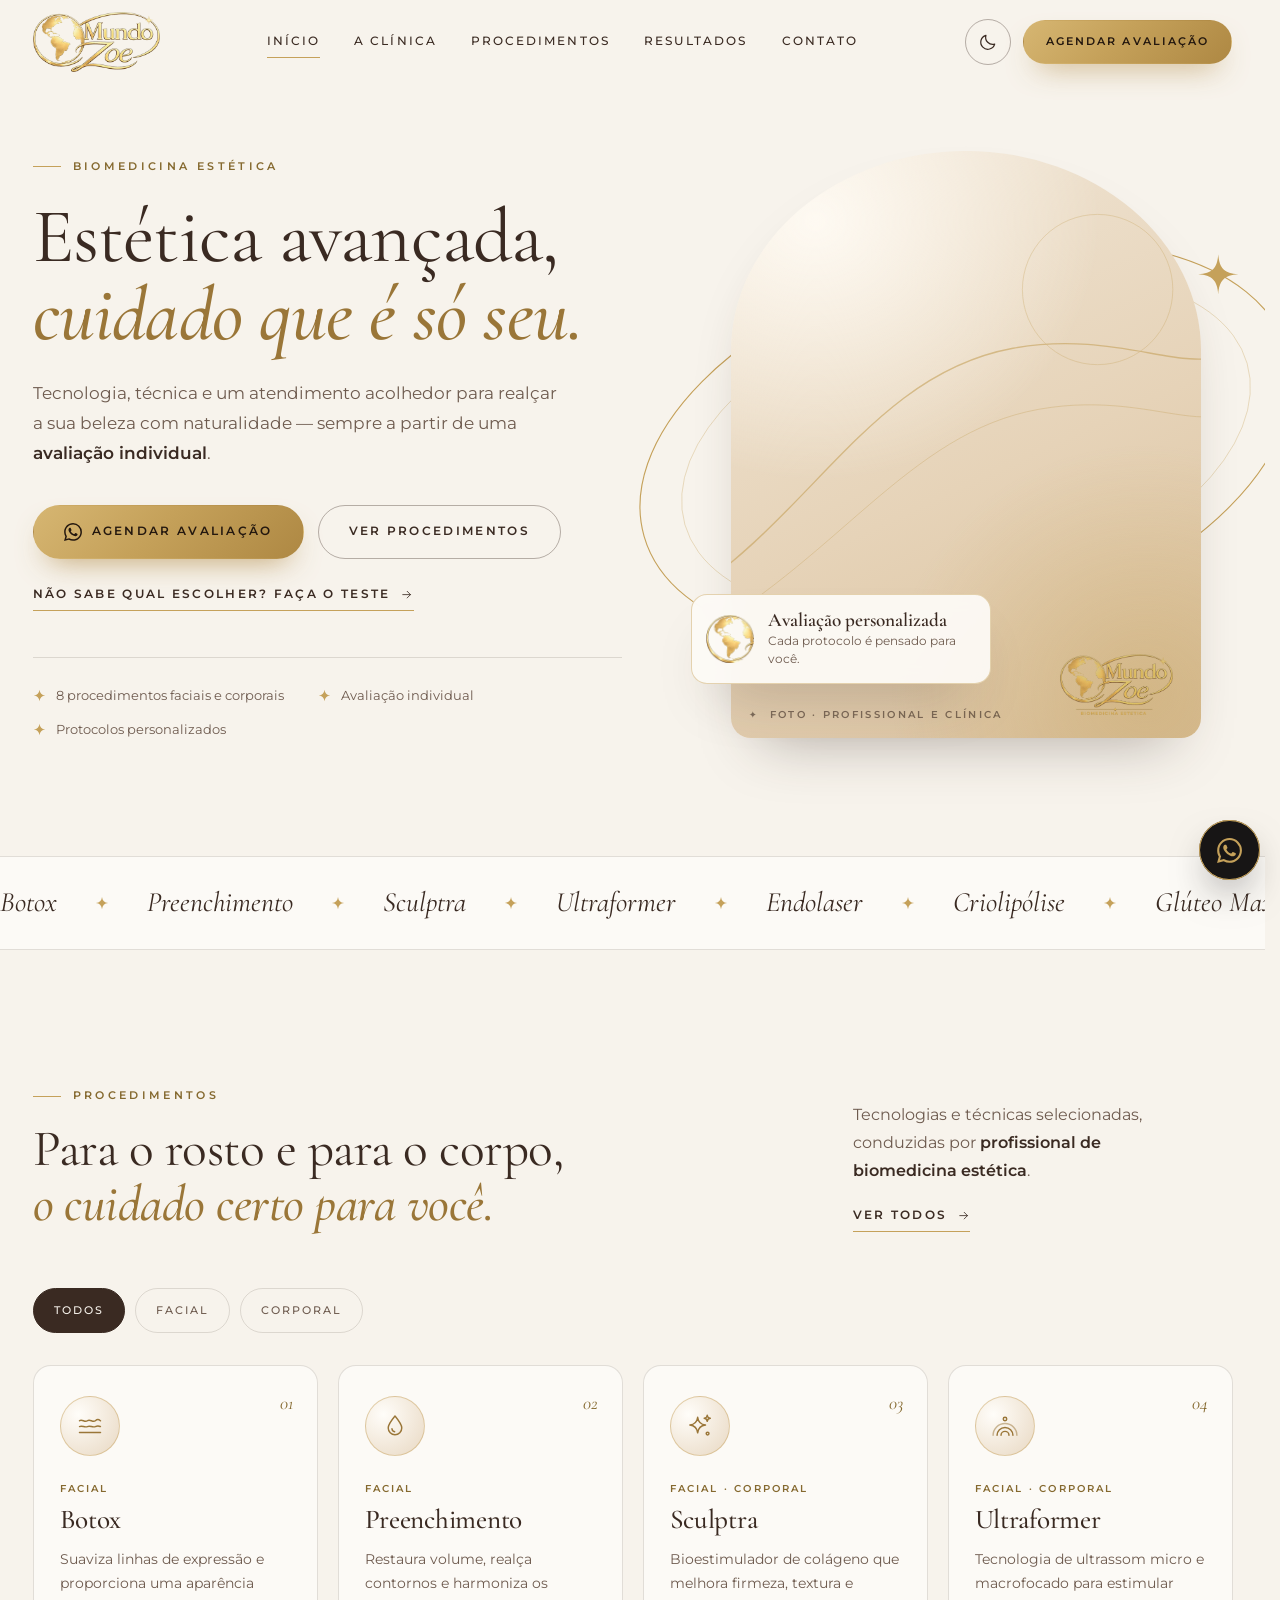
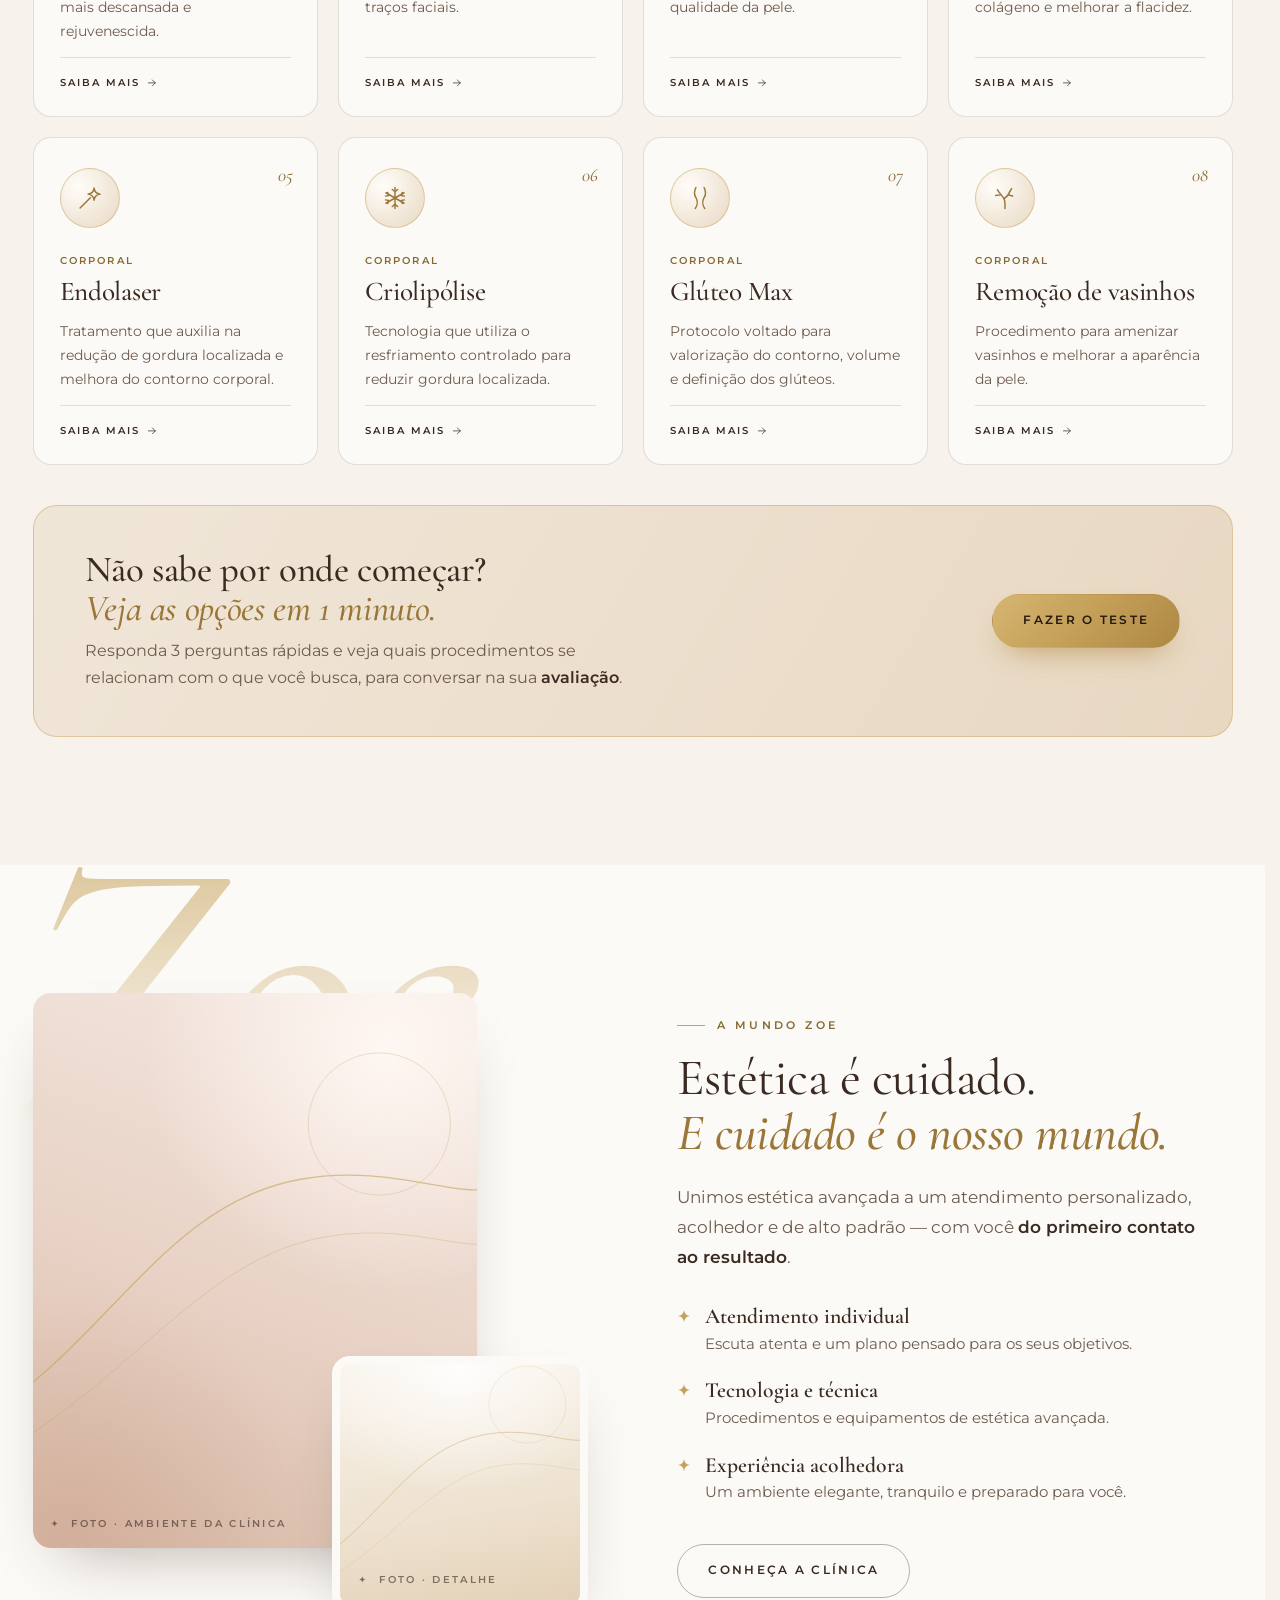
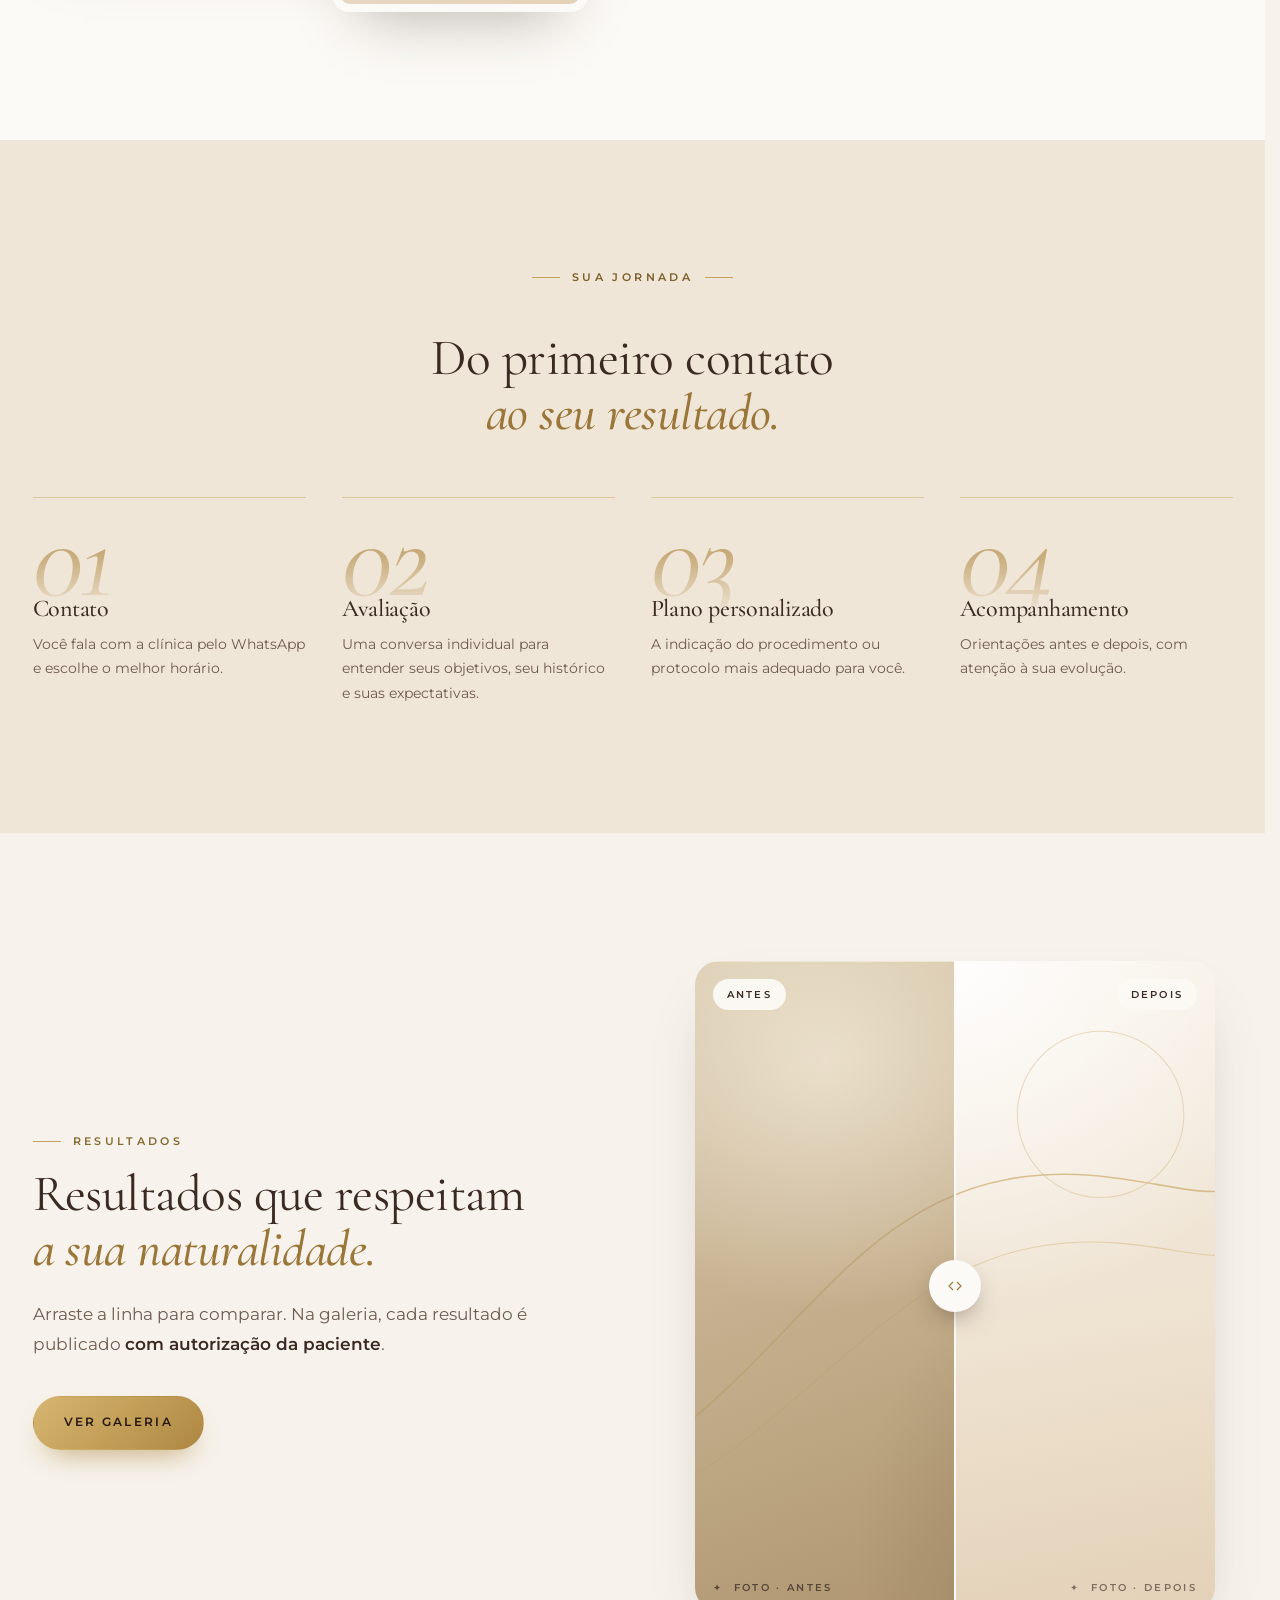
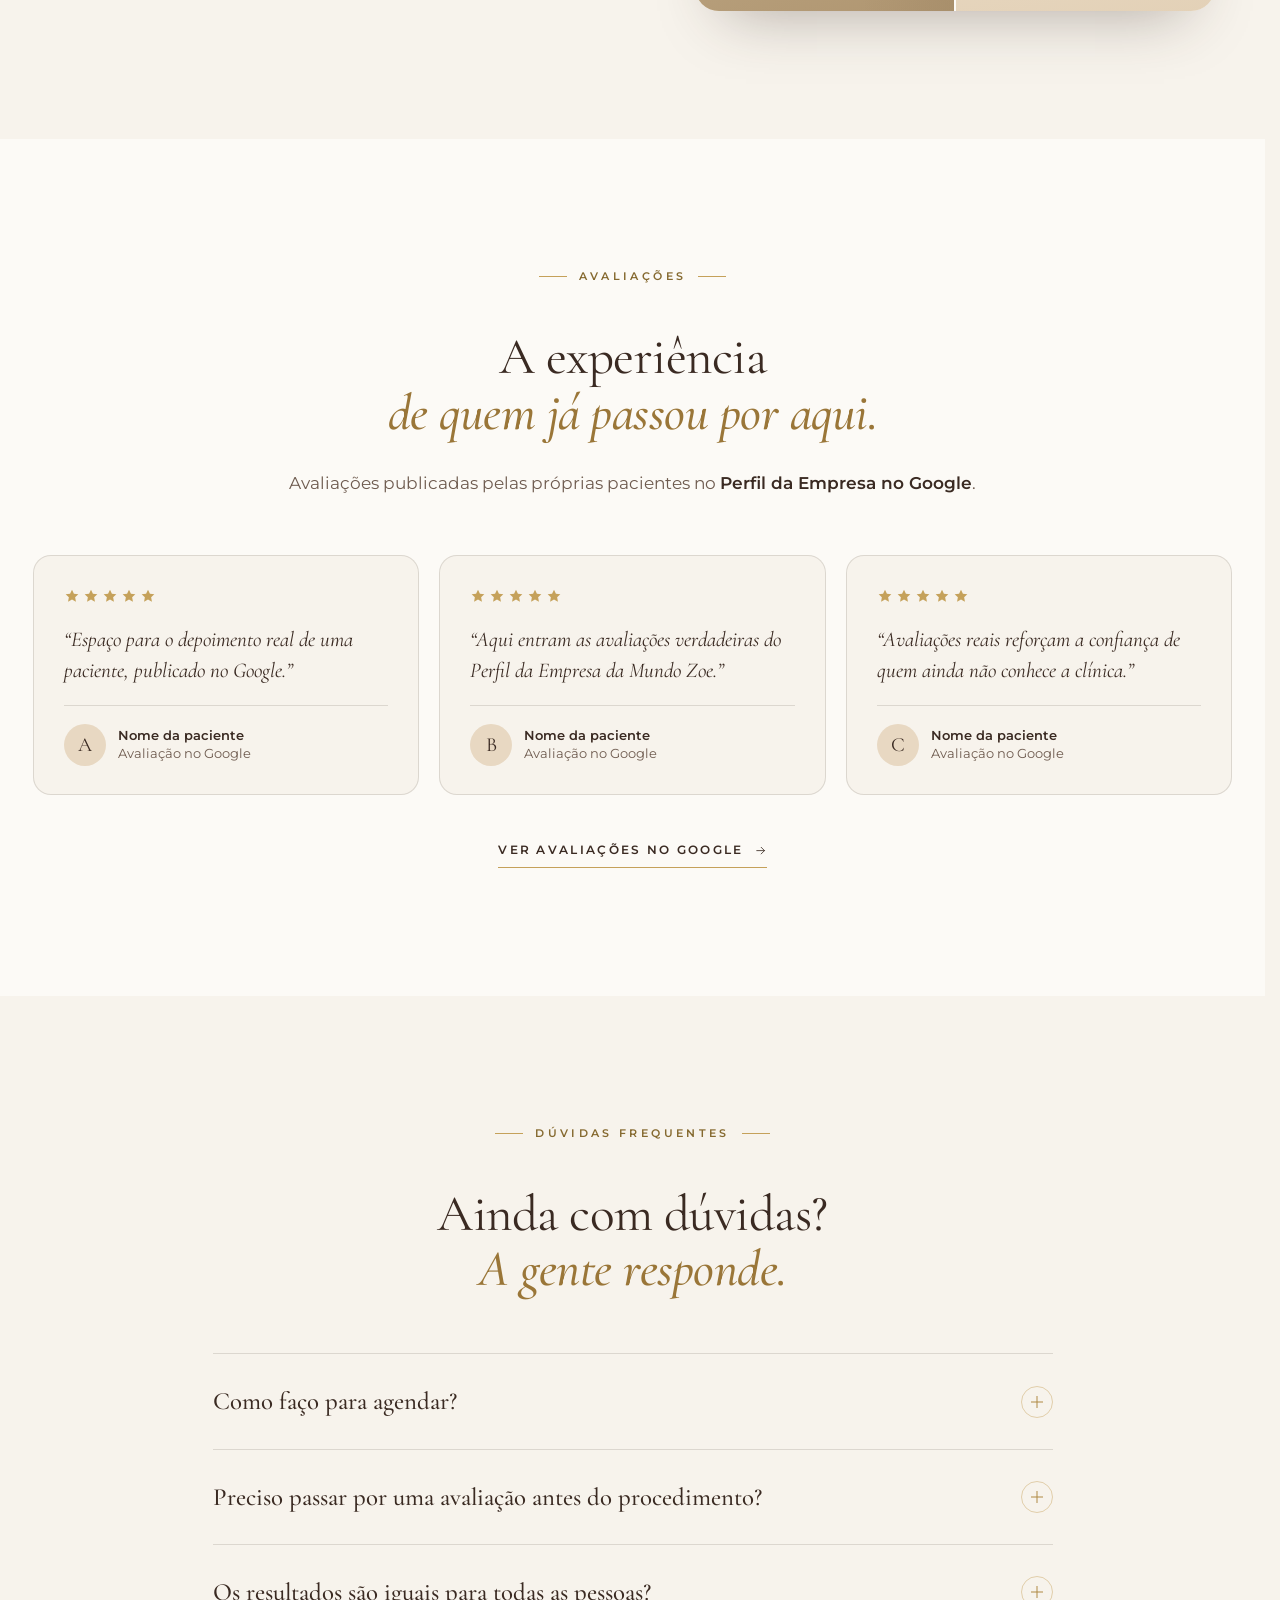
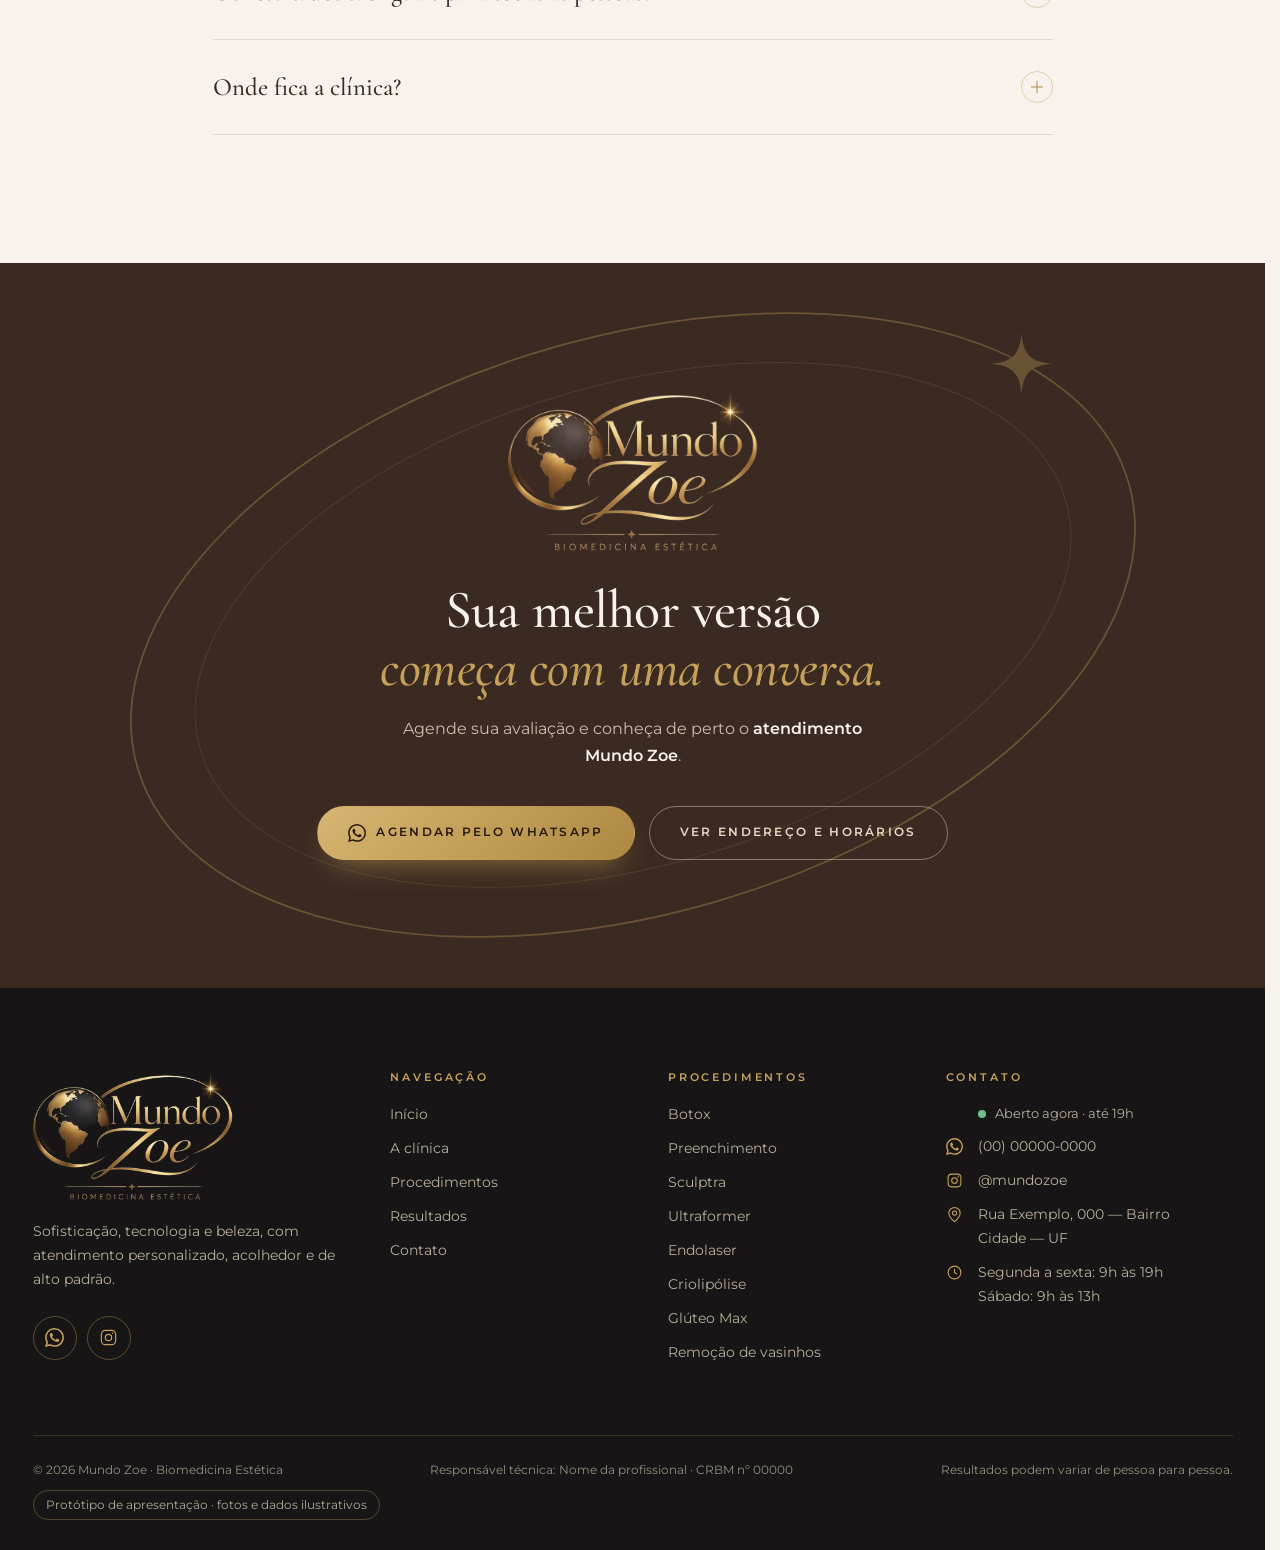
<file: index.html>
<!doctype html>
<html lang="pt-BR">
<head>
  <meta charset="utf-8">
  <meta name="viewport" content="width=device-width, initial-scale=1">
  <!-- protótipo de apresentação: fica fora da busca do Google (tirar no site final) -->
  <meta name="robots" content="noindex, nofollow">
  <title>Mundo Zoe | Biomedicina Estética</title>
  <meta name="description" content="Mundo Zoe — clínica de biomedicina estética. Botox, preenchimento, Sculptra, Ultraformer, endolaser, criolipólise, Glúteo Max e remoção de vasinhos, com atendimento personalizado e de alto padrão.">
  <meta name="theme-color" content="#F7F3EC">
  <meta property="og:type" content="website">
  <meta property="og:url" content="https://marcosdativo.github.io/prototipo-mundo-zoe/">
  <meta property="og:site_name" content="Mundo Zoe — Biomedicina Estética">
  <meta property="og:locale" content="pt_BR">
  <meta property="og:title" content="Mundo Zoe | Biomedicina Estética">
  <meta property="og:description" content="Mundo Zoe — clínica de biomedicina estética. Botox, preenchimento, Sculptra, Ultraformer, endolaser, criolipólise, Glúteo Max e remoção de vasinhos, com atendimento personalizado e de alto padrão.">
  <meta property="og:image" content="https://marcosdativo.github.io/prototipo-mundo-zoe/assets/img/compartilhar.jpg">
  <meta name="twitter:card" content="summary_large_image">
  <link rel="manifest" href="manifest.webmanifest">
  <link rel="icon" type="image/png" href="assets/img/favicon.png">
  <link rel="apple-touch-icon" href="assets/img/apple-touch-icon.png">
  <link rel="preconnect" href="https://fonts.googleapis.com">
  <link rel="preconnect" href="https://fonts.gstatic.com" crossorigin>
  <link href="https://fonts.googleapis.com/css2?family=Cormorant+Garamond:ital,wght@0,400;0,500;0,600;1,400;1,500&family=Montserrat:wght@400;500;600&display=swap" rel="stylesheet">
  <link rel="stylesheet" href="assets/css/estilo.css">
  <script>document.documentElement.classList.add("js");try{if(localStorage.getItem("mz-tema")==="escuro")document.documentElement.setAttribute("data-tema","escuro")}catch(e){}try{if(!sessionStorage.getItem("mz-intro"))document.documentElement.classList.add("com-intro")}catch(e){}</script>
  <script src="assets/js/dados.js" defer></script>
  <script src="assets/js/site.js" defer></script>
  <script src="assets/js/experiencia.js" defer></script>
  <script src="assets/js/tour.js" defer></script>
</head>
<body data-pagina="inicio">
  <a class="pular" href="#conteudo">Pular para o conteúdo</a>
  <header class="topo" id="topo"></header>

  <main id="conteudo">
    <!-- 1. Primeira impressão -->
    <section class="hero">
      <div class="container hero__grid">
        <div class="hero__texto">
          <span class="sobretitulo revelar">Biomedicina estética</span>
          <h1 class="titulo-xl revelar" style="--d:1">Estética avançada,<br><em>cuidado que é só seu.</em></h1>
          <p class="lead revelar" style="--d:2">Tecnologia, técnica e um atendimento acolhedor para realçar a sua beleza com naturalidade — sempre a partir de uma <strong>avaliação individual</strong>.</p>
          <div class="acoes revelar" style="--d:3">
            <a class="btn btn--ouro" href="#" data-whats><i data-ic="whats"></i> Agendar avaliação</a>
            <a class="btn btn--linha" href="procedimentos.html">Ver procedimentos</a>
          </div>
          <button class="link-seta hero__teste revelar" style="--d:4" type="button" data-quiz>Não sabe qual escolher? Faça o teste <i data-ic="seta"></i></button>
          <ul class="hero__selos revelar" style="--d:4">
            <li><i data-ic="brilho"></i> <span><span data-total-procs>8</span> procedimentos faciais e corporais</span></li>
            <li><i data-ic="brilho"></i> Avaliação individual</li>
            <li><i data-ic="brilho"></i> Protocolos personalizados</li>
          </ul>
        </div>
        <div class="hero__visual revelar" style="--d:2">
          <span data-orbita></span>
          <div class="foto foto--arco" data-legenda="Foto · Profissional e clínica" data-foto="inicio">
            <img class="marca-dagua" src="assets/img/logo-dourado.webp" data-escuro="assets/img/logo-noturno.webp" alt="" width="1000" height="539">
          </div>
          <div class="hero__cartao">
            <img src="assets/img/emblema.webp" data-escuro="assets/img/emblema-noturno.webp" alt="" width="48" height="48">
            <div><strong>Avaliação personalizada</strong><span>Cada protocolo é pensado para você.</span></div>
          </div>
        </div>
      </div>
    </section>

    <div class="letreiro" data-letreiro aria-hidden="true"></div>

    <!-- 2. Procedimentos -->
    <section class="secao" id="procedimentos">
      <div class="container">
        <div class="cabeca">
          <div>
            <span class="sobretitulo revelar">Procedimentos</span>
            <h2 class="titulo-l revelar" style="--d:1">Para o rosto e para o corpo,<br><em>o cuidado certo para você.</em></h2>
          </div>
          <div class="cabeca__lado revelar" style="--d:2">
            <p class="lead">Tecnologias e técnicas selecionadas, conduzidas por <strong>profissional de biomedicina estética</strong>.</p>
            <a class="link-seta" href="procedimentos.html">Ver todos <i data-ic="seta"></i></a>
          </div>
        </div>
        <div class="filtros" data-filtros="#grade-home" role="group" aria-label="Filtrar procedimentos">
          <button class="filtro" type="button" data-filtro="todos" aria-pressed="true">Todos</button>
          <button class="filtro" type="button" data-filtro="Facial" aria-pressed="false">Facial</button>
          <button class="filtro" type="button" data-filtro="Corporal" aria-pressed="false">Corporal</button>
        </div>
        <div class="grade-proc grade-proc--rolagem" id="grade-home" data-lista-procedimentos="grade"></div>
        <div class="caixa-guia convite-teste revelar">
          <div>
            <h3>Não sabe por onde começar?<br><em>Veja as opções em 1 minuto.</em></h3>
            <p>Responda 3 perguntas rápidas e veja quais procedimentos se relacionam com o que você busca, para conversar na sua <strong>avaliação</strong>.</p>
          </div>
          <button class="btn btn--ouro" type="button" data-quiz>Fazer o teste</button>
        </div>
      </div>
    </section>

    <!-- 3. Validação: quem é a clínica -->
    <section class="secao secao--clara secao--textura">
      <span class="palavra-gigante palavra-gigante--zoe" aria-hidden="true">Zoe</span>
      <div class="container dupla">
        <div class="mosaico revelar">
          <div class="foto foto--rose" data-legenda="Foto · Ambiente da clínica" data-foto="ambiente"></div>
          <div class="foto foto--nevoa" data-legenda="Foto · Detalhe" data-foto="detalhe"></div>
        </div>
        <div>
          <span class="sobretitulo revelar">A Mundo Zoe</span>
          <h2 class="titulo-l revelar" style="--d:1">Estética é cuidado.<br><em>E cuidado é o nosso mundo.</em></h2>
          <p class="lead revelar" style="--d:2">Unimos estética avançada a um atendimento personalizado, acolhedor e de alto padrão — com você <strong>do primeiro contato ao resultado</strong>.</p>
          <ul class="lista-check revelar" style="--d:3">
            <li><i data-ic="brilho"></i><div><strong>Atendimento individual</strong><span>Escuta atenta e um plano pensado para os seus objetivos.</span></div></li>
            <li><i data-ic="brilho"></i><div><strong>Tecnologia e técnica</strong><span>Procedimentos e equipamentos de estética avançada.</span></div></li>
            <li><i data-ic="brilho"></i><div><strong>Experiência acolhedora</strong><span>Um ambiente elegante, tranquilo e preparado para você.</span></div></li>
          </ul>
          <a class="btn btn--linha revelar" style="--d:4" href="sobre.html">Conheça a clínica</a>
        </div>
      </div>
    </section>

    <!-- 4. Jornada -->
    <section class="secao secao--champ">
      <div class="container">
        <div class="cabeca cabeca--centro">
          <span class="sobretitulo sobretitulo--centro revelar">Sua jornada</span>
          <h2 class="titulo-l revelar" style="--d:1">Do primeiro contato<br><em>ao seu resultado.</em></h2>
        </div>
        <ol class="jornada">
          <li class="passo revelar"><span class="passo__num" aria-hidden="true">01</span><div><h3>Contato</h3><p>Você fala com a clínica pelo WhatsApp e escolhe o melhor horário.</p></div></li>
          <li class="passo revelar" style="--d:1"><span class="passo__num" aria-hidden="true">02</span><div><h3>Avaliação</h3><p>Uma conversa individual para entender seus objetivos, seu histórico e suas expectativas.</p></div></li>
          <li class="passo revelar" style="--d:2"><span class="passo__num" aria-hidden="true">03</span><div><h3>Plano personalizado</h3><p>A indicação do procedimento ou protocolo mais adequado para você.</p></div></li>
          <li class="passo revelar" style="--d:3"><span class="passo__num" aria-hidden="true">04</span><div><h3>Acompanhamento</h3><p>Orientações antes e depois, com atenção à sua evolução.</p></div></li>
        </ol>
      </div>
    </section>

    <!-- 5. Desejo: resultados -->
    <section class="secao">
      <div class="container dupla">
        <div>
          <span class="sobretitulo revelar">Resultados</span>
          <h2 class="titulo-l revelar" style="--d:1">Resultados que respeitam<br><em>a sua naturalidade.</em></h2>
          <p class="lead revelar" style="--d:2">Arraste a linha para comparar. Na galeria, cada resultado é publicado <strong>com autorização da paciente</strong>.</p>
          <div class="acoes revelar" style="--d:3">
            <a class="btn btn--ouro" href="resultados.html">Ver galeria</a>
          </div>
        </div>
        <div class="comparar revelar" style="--d:1">
          <div class="comparar__lado comparar__depois foto foto--nevoa" data-legenda="Foto · depois"></div>
          <div class="comparar__lado comparar__antes foto foto--bronze" data-legenda="Foto · antes"></div>
          <span class="comparar__rotulo comparar__rotulo--antes">Antes</span>
          <span class="comparar__rotulo comparar__rotulo--depois">Depois</span>
          <div class="comparar__linha"><span class="comparar__pega"><i data-ic="setas"></i></span></div>
          <input type="range" min="0" max="100" value="50" aria-label="Comparar antes e depois">
        </div>
      </div>
    </section>

    <!-- 6. Prova social (Perfil da Empresa no Google) -->
    <section class="secao secao--clara">
      <div class="container">
        <div class="cabeca cabeca--centro">
          <span class="sobretitulo sobretitulo--centro revelar">Avaliações</span>
          <h2 class="titulo-l revelar" style="--d:1">A experiência<br><em>de quem já passou por aqui.</em></h2>
          <p class="lead revelar" style="--d:2">Avaliações publicadas pelas próprias pacientes no <strong>Perfil da Empresa no Google</strong>.</p>
        </div>
        <div class="avaliacoes">
          <figure class="avaliacao revelar">
            <div class="estrelas" role="img" aria-label="5 de 5 estrelas"><i data-ic="estrela"></i><i data-ic="estrela"></i><i data-ic="estrela"></i><i data-ic="estrela"></i><i data-ic="estrela"></i></div>
            <blockquote>“Espaço para o depoimento real de uma paciente, publicado no Google.”</blockquote>
            <figcaption class="avaliacao__autor"><span class="avatar">A</span><span><strong>Nome da paciente</strong><br>Avaliação no Google</span></figcaption>
          </figure>
          <figure class="avaliacao revelar" style="--d:1">
            <div class="estrelas" role="img" aria-label="5 de 5 estrelas"><i data-ic="estrela"></i><i data-ic="estrela"></i><i data-ic="estrela"></i><i data-ic="estrela"></i><i data-ic="estrela"></i></div>
            <blockquote>“Aqui entram as avaliações verdadeiras do Perfil da Empresa da Mundo Zoe.”</blockquote>
            <figcaption class="avaliacao__autor"><span class="avatar">B</span><span><strong>Nome da paciente</strong><br>Avaliação no Google</span></figcaption>
          </figure>
          <figure class="avaliacao revelar" style="--d:2">
            <div class="estrelas" role="img" aria-label="5 de 5 estrelas"><i data-ic="estrela"></i><i data-ic="estrela"></i><i data-ic="estrela"></i><i data-ic="estrela"></i><i data-ic="estrela"></i></div>
            <blockquote>“Avaliações reais reforçam a confiança de quem ainda não conhece a clínica.”</blockquote>
            <figcaption class="avaliacao__autor"><span class="avatar">C</span><span><strong>Nome da paciente</strong><br>Avaliação no Google</span></figcaption>
          </figure>
        </div>
        <div class="centro"><a class="link-seta" href="#" data-google>Ver avaliações no Google <i data-ic="seta"></i></a></div>
      </div>
    </section>

    <!-- 7. Dúvidas -->
    <section class="secao">
      <div class="container">
        <div class="cabeca cabeca--centro">
          <span class="sobretitulo sobretitulo--centro revelar">Dúvidas frequentes</span>
          <h2 class="titulo-l revelar" style="--d:1">Ainda com dúvidas?<br><em>A gente responde.</em></h2>
        </div>
        <div class="faq revelar">
          <details>
            <summary>Como faço para agendar? <span class="mais" aria-hidden="true"></span></summary>
            <p>Pelo WhatsApp: toque em “Agendar avaliação” em qualquer página. A mensagem já vai pronta e a equipe combina o melhor horário com você.</p>
          </details>
          <details>
            <summary>Preciso passar por uma avaliação antes do procedimento? <span class="mais" aria-hidden="true"></span></summary>
            <p>Sim. A <strong>avaliação individual</strong> é o que define qual procedimento ou protocolo faz sentido para o seu objetivo e para a sua pele.</p>
          </details>
          <details>
            <summary>Os resultados são iguais para todas as pessoas? <span class="mais" aria-hidden="true"></span></summary>
            <p>Não. Cada organismo responde de um jeito — por isso o plano é personalizado e <strong>os resultados variam de pessoa para pessoa</strong>.</p>
          </details>
          <details>
            <summary>Onde fica a clínica? <span class="mais" aria-hidden="true"></span></summary>
            <p><span data-c="endereco"></span> · <span data-c="cidade"></span>. Veja o mapa, os horários e todos os contatos na página <a href="contato.html">Contato</a>.</p>
          </details>
        </div>
      </div>
    </section>

    <!-- 8. Ação -->
    <section class="chamada" data-chamada></section>
  </main>

  <footer class="rodape" id="rodape"></footer>
</body>
</html>
</file>
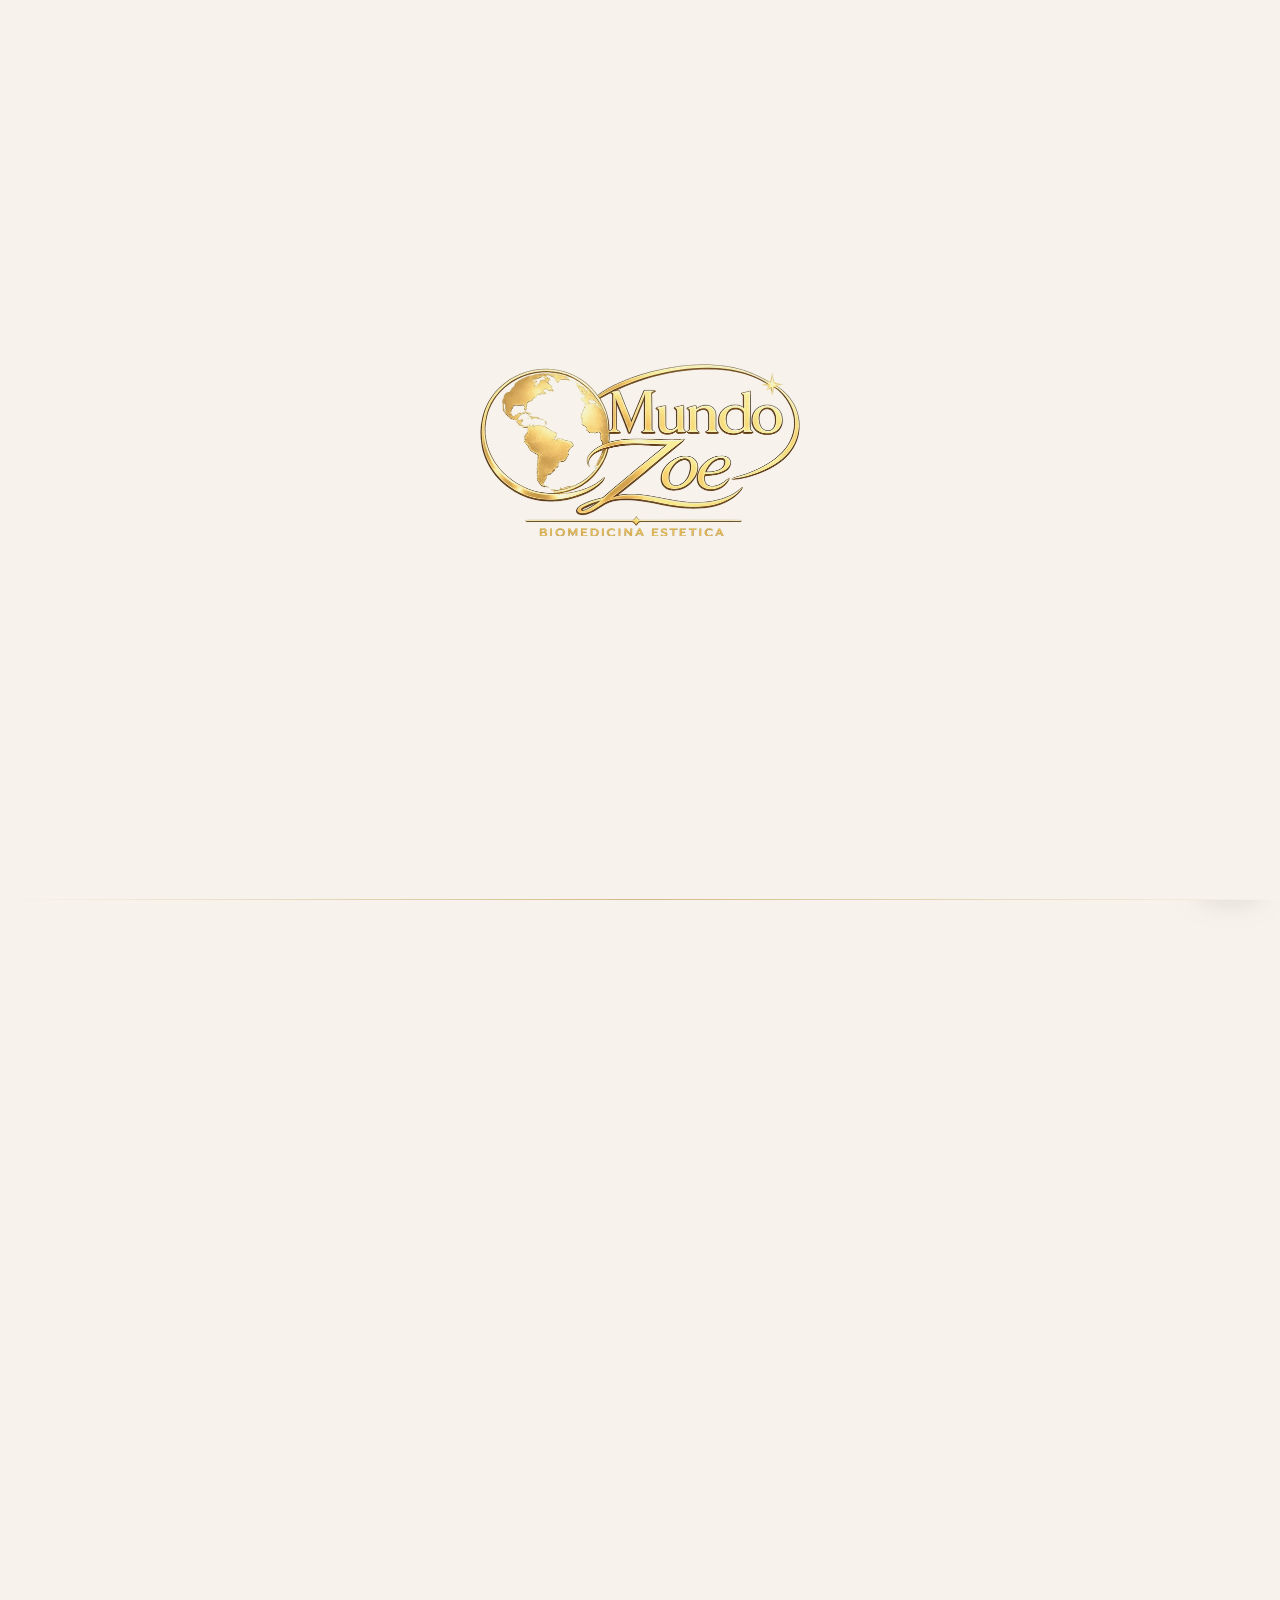
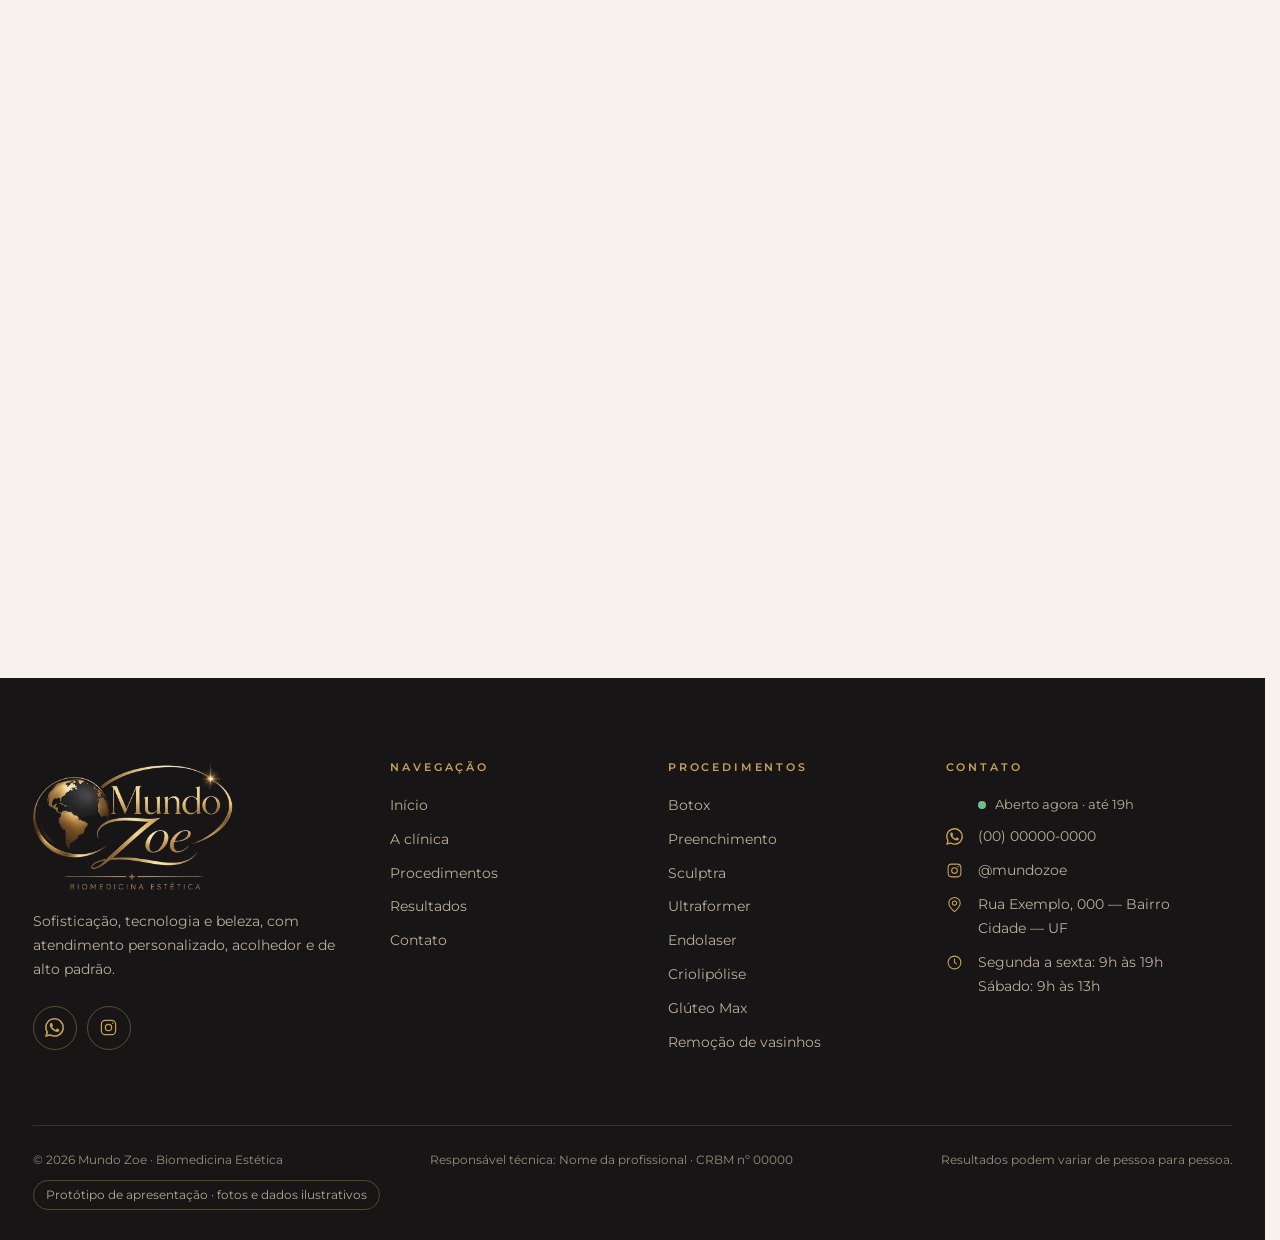
<file: contato.html>
<!doctype html>
<html lang="pt-BR">
<head>
  <meta charset="utf-8">
  <meta name="viewport" content="width=device-width, initial-scale=1">
  <!-- protótipo de apresentação: fica fora da busca do Google (tirar no site final) -->
  <meta name="robots" content="noindex, nofollow">
  <title>Contato e agendamento | Mundo Zoe Biomedicina Estética</title>
  <meta name="description" content="Agende sua avaliação na Mundo Zoe pelo WhatsApp. Endereço, horários, telefone e Instagram.">
  <meta name="theme-color" content="#F7F3EC">
  <meta property="og:type" content="website">
  <meta property="og:url" content="https://marcosdativo.github.io/prototipo-mundo-zoe/contato.html">
  <meta property="og:site_name" content="Mundo Zoe — Biomedicina Estética">
  <meta property="og:locale" content="pt_BR">
  <meta property="og:title" content="Contato e agendamento | Mundo Zoe Biomedicina Estética">
  <meta property="og:description" content="Agende sua avaliação na Mundo Zoe pelo WhatsApp. Endereço, horários, telefone e Instagram.">
  <meta property="og:image" content="https://marcosdativo.github.io/prototipo-mundo-zoe/assets/img/compartilhar.jpg">
  <meta name="twitter:card" content="summary_large_image">
  <link rel="manifest" href="manifest.webmanifest">
  <link rel="icon" type="image/png" href="assets/img/favicon.png">
  <link rel="apple-touch-icon" href="assets/img/apple-touch-icon.png">
  <link rel="preconnect" href="https://fonts.googleapis.com">
  <link rel="preconnect" href="https://fonts.gstatic.com" crossorigin>
  <link href="https://fonts.googleapis.com/css2?family=Cormorant+Garamond:ital,wght@0,400;0,500;0,600;1,400;1,500&family=Montserrat:wght@400;500;600&display=swap" rel="stylesheet">
  <link rel="stylesheet" href="assets/css/estilo.css">
  <script>document.documentElement.classList.add("js");try{if(localStorage.getItem("mz-tema")==="escuro")document.documentElement.setAttribute("data-tema","escuro")}catch(e){}try{if(!sessionStorage.getItem("mz-intro"))document.documentElement.classList.add("com-intro")}catch(e){}</script>
  <script src="assets/js/dados.js" defer></script>
  <script src="assets/js/site.js" defer></script>
  <script src="assets/js/experiencia.js" defer></script>
  <script src="assets/js/tour.js" defer></script>
</head>
<body data-pagina="contato">
  <a class="pular" href="#conteudo">Pular para o conteúdo</a>
  <header class="topo" id="topo"></header>

  <main id="conteudo">
    <section class="cab-pagina">
      <span data-orbita="cab-pagina__orbita"></span>
      <img class="cab-pagina__emblema" src="assets/img/emblema.webp" data-escuro="assets/img/emblema-noturno.webp" alt="" width="400" height="400">
      <div class="container">
        <nav class="migalhas" aria-label="Você está em"><a href="index.html">Início</a><i data-ic="brilho"></i><span>Contato</span></nav>
        <span class="sobretitulo revelar">Contato e agendamento</span>
        <h1 class="titulo-xl revelar" style="--d:1">Agende sua avaliação.<br><em>A gente cuida do resto.</em></h1>
        <p class="lead revelar" style="--d:2">Conte um pouco sobre o que você procura. A conversa continua <strong>no WhatsApp</strong>, com a equipe da Mundo Zoe.</p>
      </div>
    </section>

    <section class="secao secao--curta">
      <div class="container">
        <div class="contato-grade">
          <form class="cartao-form revelar" id="form-agendamento" novalidate>
            <span class="sobretitulo">Agendamento</span>
            <h2 class="titulo-m">Sua mensagem,<br><em>já pronta.</em></h2>
            <p>Preencha em poucos segundos — nós montamos a mensagem para você.</p>

            <div class="campos-2">
              <div class="campo">
                <label for="nome">Seu nome</label>
                <input id="nome" name="nome" type="text" autocomplete="given-name" required placeholder="Como podemos te chamar?">
              </div>
              <div class="campo">
                <label for="interesse">Procedimento de interesse</label>
                <select id="interesse" name="interesse" required></select>
              </div>
            </div>

            <fieldset class="campo" data-agenda>
              <legend>Escolha um dia</legend>
              <div class="agenda-dias" data-agenda-dias></div>
            </fieldset>

            <fieldset class="campo" data-agenda>
              <legend>Horário de preferência</legend>
              <div class="chips" data-agenda-horas></div>
              <p class="agenda-nota">Os horários seguem o expediente da clínica. A equipe confirma a disponibilidade pelo WhatsApp.</p>
            </fieldset>

            <div class="campo">
              <label for="mensagem">Quer contar mais alguma coisa? <span style="text-transform:none;letter-spacing:0;font-weight:400;color:var(--txt-2)">(opcional)</span></label>
              <textarea id="mensagem" name="mensagem" rows="3" maxlength="500" placeholder="Ex.: é a minha primeira vez, tenho uma data especial chegando…"></textarea>
            </div>

            <button class="btn btn--ouro" type="submit"><i data-ic="whats"></i> Continuar no WhatsApp</button>
            <p class="form-nota"><i data-ic="escudo"></i><span><strong>Seus dados não ficam guardados no site:</strong> eles só montam a mensagem que você envia pelo WhatsApp.</span></p>
          </form>

          <aside class="cartao-info revelar" style="--d:1" aria-label="Informações de contato">
            <h2>Fale com a gente</h2>
            <p>Atendimento com hora marcada.</p>
            <p class="status-aberto" data-status-aberto></p>
            <div class="info-item">
              <span class="info-item__icone"><i data-ic="whats"></i></span>
              <div><small>WhatsApp</small><a href="#" data-whats data-c="whatsappExibicao"></a></div>
            </div>
            <div class="info-item">
              <span class="info-item__icone"><i data-ic="tel"></i></span>
              <div><small>Telefone</small><a href="#" data-tel data-c="telefoneExibicao"></a></div>
            </div>
            <div class="info-item">
              <span class="info-item__icone"><i data-ic="insta"></i></span>
              <div><small>Instagram</small><a href="#" data-instagram data-c="instagram"></a></div>
            </div>
            <div class="info-item">
              <span class="info-item__icone"><i data-ic="pin"></i></span>
              <div><small>Endereço</small><p><span data-c="endereco"></span><br><span data-c="cidade"></span></p></div>
            </div>
            <div class="info-item">
              <span class="info-item__icone"><i data-ic="relogio"></i></span>
              <div><small>Horários</small><ul data-c-horarios></ul></div>
            </div>
          </aside>
        </div>

        <div class="mapa revelar" data-mapa>
          <svg class="mapa__ilustracao" viewBox="0 0 1200 440" preserveAspectRatio="xMidYMid slice" aria-hidden="true" focusable="false">
            <rect class="m-fundo" width="1200" height="440"/>
            <g class="m-quadra">
              <rect x="40" y="30" width="300" height="90" rx="10"/><rect x="40" y="190" width="240" height="120" rx="10"/>
              <rect x="500" y="20" width="200" height="110" rx="10"/><rect x="880" y="40" width="270" height="80" rx="10"/>
              <rect x="860" y="200" width="300" height="160" rx="10"/><rect x="520" y="260" width="200" height="150" rx="10"/>
            </g>
            <ellipse class="m-parque" cx="380" cy="350" rx="110" ry="60"/>
            <g class="m-rua" fill="none" stroke-linecap="round">
              <path d="M-20 160C300 130 620 200 1220 150" stroke-width="22"/>
              <path d="M440 -20C460 140 410 300 470 460" stroke-width="18"/>
              <path d="M820 -20L760 460" stroke-width="18"/>
              <path d="M-20 400C380 360 800 410 1220 380" stroke-width="12"/>
              <path d="M600 160C640 220 700 250 790 250" stroke-width="10"/>
            </g>
            <g transform="translate(612 210)">
              <circle class="mapa__onda" r="40" fill="#C5A15A" opacity=".4"/>
              <g class="mapa__pino">
                <path d="M0 0C-4-12-22-24-22-42a22 22 0 0 1 44 0C22-24 4-12 0 0z" fill="#C5A15A" stroke="#9A7638" stroke-width="1.5"/>
                <circle cy="-42" r="8" fill="#FCFAF6"/>
              </g>
            </g>
          </svg>
          <div class="mapa__cartao">
            <strong>Mundo Zoe</strong>
            <p><span data-c="endereco"></span> · <span data-c="cidade"></span></p>
            <a class="btn btn--linha btn--p" href="#" data-rota><i data-ic="pin"></i> Como chegar</a>
          </div>
        </div>
      </div>
    </section>
  </main>

  <footer class="rodape" id="rodape"></footer>
</body>
</html>
</file>
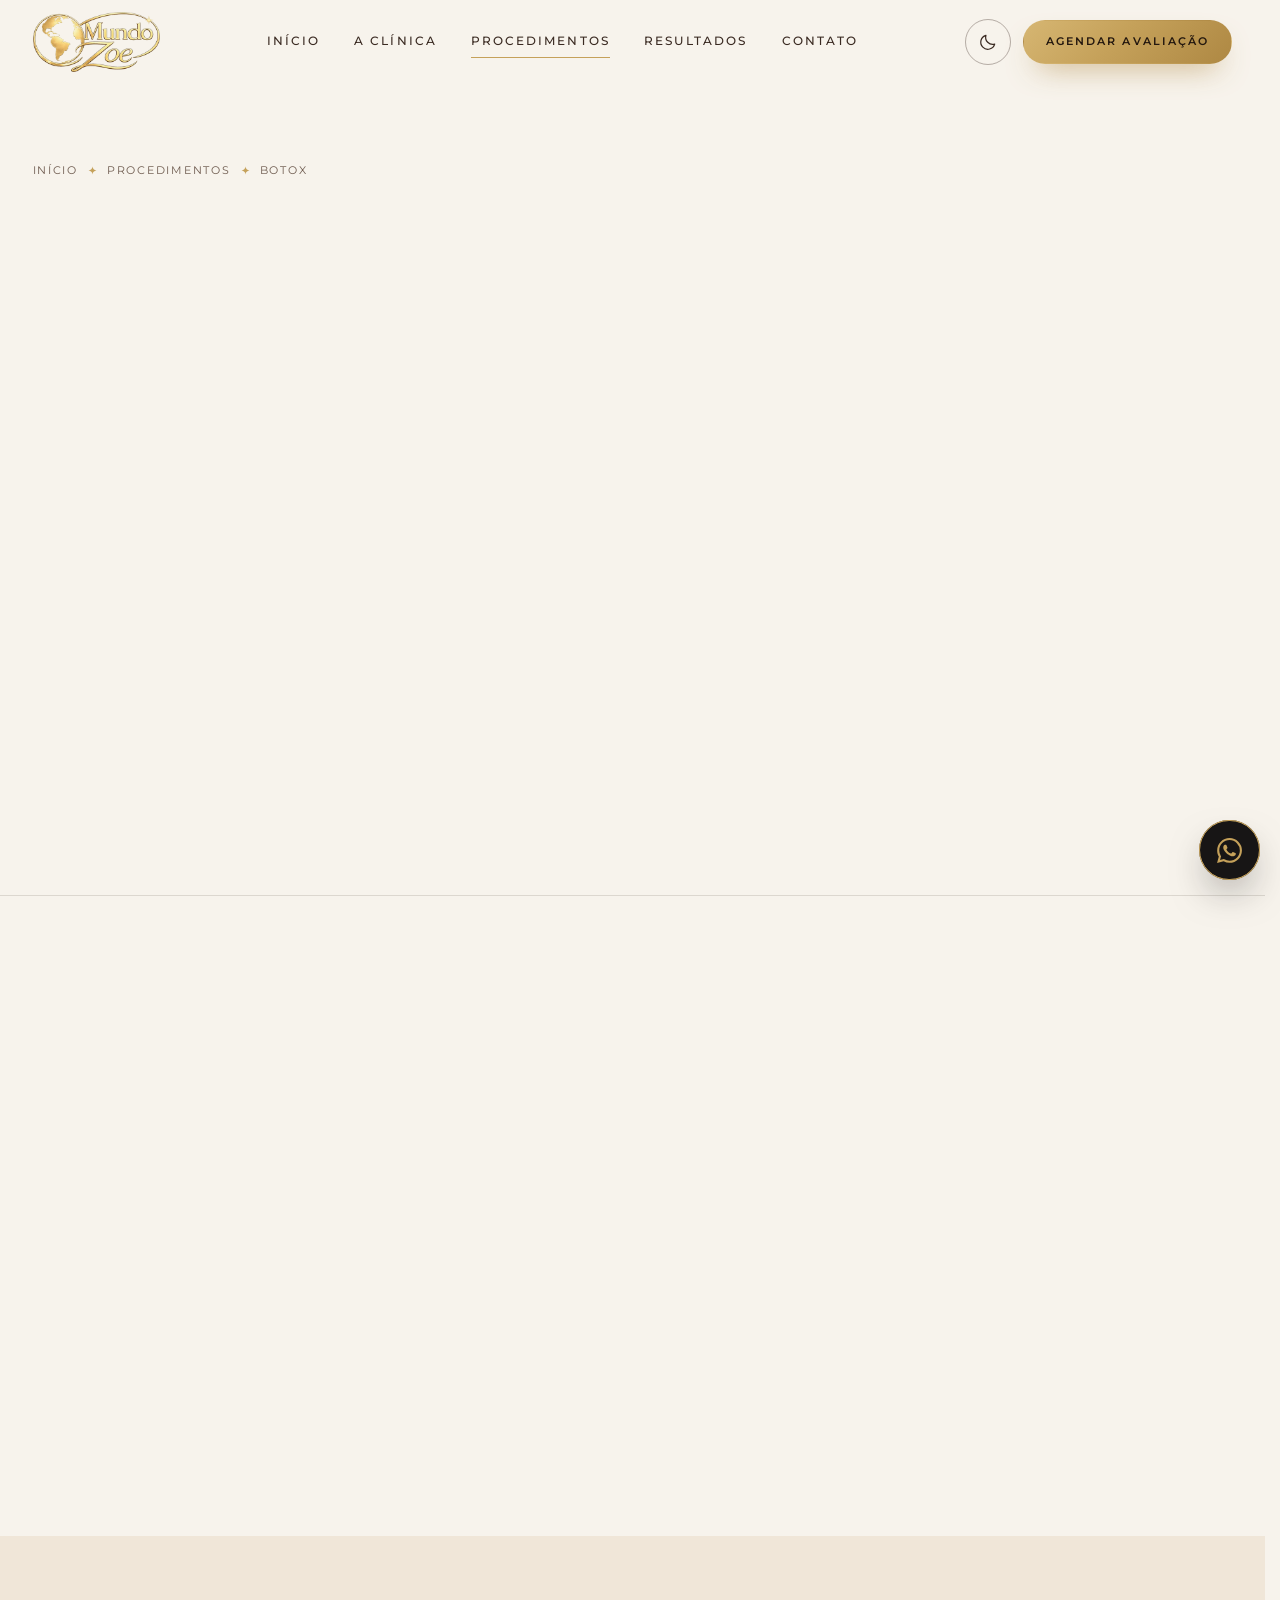
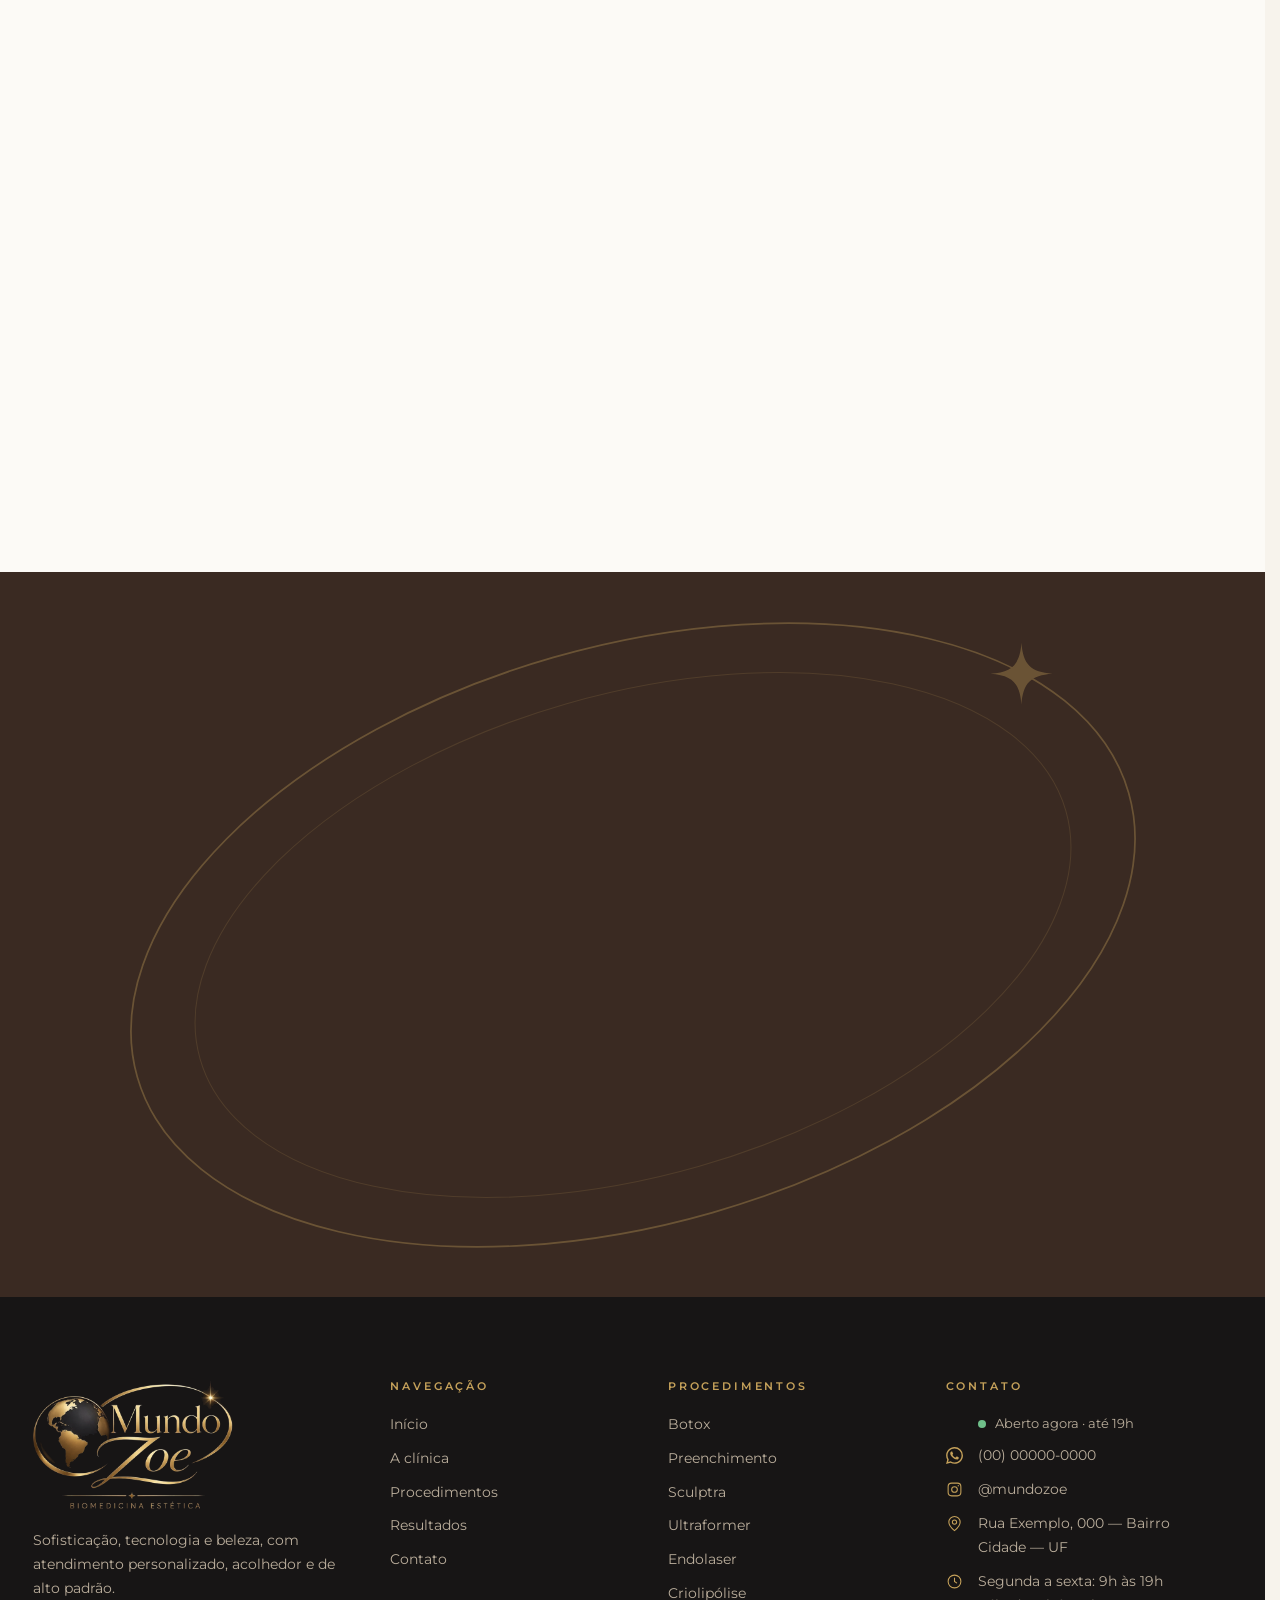
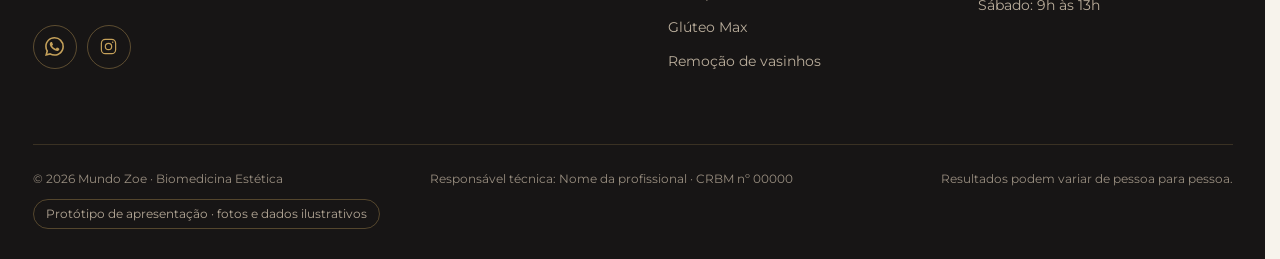
<file: procedimento.html>
<!doctype html>
<html lang="pt-BR">
<head>
  <meta charset="utf-8">
  <meta name="viewport" content="width=device-width, initial-scale=1">
  <!-- protótipo de apresentação: fica fora da busca do Google (tirar no site final) -->
  <meta name="robots" content="noindex, nofollow">
  <title>Procedimento | Mundo Zoe Biomedicina Estética</title>
  <meta name="description" content="Procedimentos de biomedicina estética na Mundo Zoe.">
  <meta name="theme-color" content="#F7F3EC">
  <meta property="og:type" content="website">
  <meta property="og:url" content="https://marcosdativo.github.io/prototipo-mundo-zoe/procedimento.html">
  <meta property="og:site_name" content="Mundo Zoe — Biomedicina Estética">
  <meta property="og:locale" content="pt_BR">
  <meta property="og:title" content="Procedimento | Mundo Zoe Biomedicina Estética">
  <meta property="og:description" content="Procedimentos de biomedicina estética na Mundo Zoe.">
  <meta property="og:image" content="https://marcosdativo.github.io/prototipo-mundo-zoe/assets/img/compartilhar.jpg">
  <meta name="twitter:card" content="summary_large_image">
  <link rel="manifest" href="manifest.webmanifest">
  <link rel="icon" type="image/png" href="assets/img/favicon.png">
  <link rel="apple-touch-icon" href="assets/img/apple-touch-icon.png">
  <link rel="preconnect" href="https://fonts.googleapis.com">
  <link rel="preconnect" href="https://fonts.gstatic.com" crossorigin>
  <link href="https://fonts.googleapis.com/css2?family=Cormorant+Garamond:ital,wght@0,400;0,500;0,600;1,400;1,500&family=Montserrat:wght@400;500;600&display=swap" rel="stylesheet">
  <link rel="stylesheet" href="assets/css/estilo.css">
  <script>document.documentElement.classList.add("js");try{if(localStorage.getItem("mz-tema")==="escuro")document.documentElement.setAttribute("data-tema","escuro")}catch(e){}try{if(!sessionStorage.getItem("mz-intro"))document.documentElement.classList.add("com-intro")}catch(e){}</script>
  <script src="assets/js/dados.js" defer></script>
  <script src="assets/js/site.js" defer></script>
  <script src="assets/js/experiencia.js" defer></script>
  <script src="assets/js/tour.js" defer></script>
</head>
<body data-pagina="procedimento">
  <a class="pular" href="#conteudo">Pular para o conteúdo</a>
  <header class="topo" id="topo"></header>

  <main id="conteudo" data-detalhe>
    <section class="nao-encontrado" data-se-nao-encontrado hidden>
      <div class="container">
        <span class="sobretitulo sobretitulo--centro">Procedimentos</span>
        <h1 class="titulo-l" style="margin-top:16px">Procedimento não encontrado</h1>
        <div class="acoes"><a class="btn btn--ouro" href="procedimentos.html">Ver todos os procedimentos</a></div>
      </div>
    </section>

    <div data-se-encontrado>
      <section class="cab-pagina">
        <div class="container">
          <nav class="migalhas" aria-label="Você está em"><a href="index.html">Início</a><i data-ic="brilho"></i><a href="procedimentos.html">Procedimentos</a><i data-ic="brilho"></i><span data-p="nome"></span></nav>
          <div class="dupla">
            <div>
              <span class="sobretitulo revelar" data-p="areas"></span>
              <h1 class="titulo-xl revelar" style="--d:1" data-p="nome"></h1>
              <p class="lead revelar" style="--d:2" data-p="resumo"></p>
              <div class="acoes revelar" style="--d:3">
                <a class="btn btn--ouro" href="#" data-whats data-msg-proc><i data-ic="whats"></i> Agendar avaliação</a>
                <a class="btn btn--linha" href="procedimentos.html">Ver todos</a>
              </div>
            </div>
            <div class="hero__visual revelar" style="--d:2">
              <span data-orbita></span>
              <div class="foto foto--arco" data-p-legenda data-legenda="Foto · Procedimento" data-foto="proc:atual"></div>
              <span class="selo-icone" data-p-icone></span>
            </div>
          </div>
        </div>
      </section>

      <section class="secao">
        <div class="container dupla dupla--topo">
          <div>
            <span class="sobretitulo revelar">O procedimento</span>
            <h2 class="titulo-l revelar" style="--d:1">Entenda o tratamento<br><em>antes de agendar.</em></h2>
            <p class="texto revelar" style="--d:2" data-p="sobre"></p>
            <p class="aviso revelar" style="--d:3"><strong>Os resultados variam de pessoa para pessoa.</strong> As informações desta página são informativas e não substituem a avaliação profissional.</p>
          </div>
          <div class="cartao-beneficios revelar" style="--d:1">
            <span class="sobretitulo">Benefícios</span>
            <h3 style="margin-top:14px">Indicações e<br><em>possíveis benefícios.</em></h3>
            <ul class="lista-check lista-check--simples" data-p-lista="beneficios"></ul>
          </div>
        </div>
      </section>

      <section class="secao secao--champ">
        <div class="container">
          <div class="cabeca cabeca--centro">
            <span class="sobretitulo sobretitulo--centro revelar">Sua jornada</span>
            <h2 class="titulo-l revelar" style="--d:1">Do primeiro contato<br><em>ao seu resultado.</em></h2>
          </div>
          <ol class="jornada">
            <li class="passo revelar"><span class="passo__num" aria-hidden="true">01</span><div><h3>Contato</h3><p>Você fala com a clínica pelo WhatsApp e escolhe o melhor horário.</p></div></li>
            <li class="passo revelar" style="--d:1"><span class="passo__num" aria-hidden="true">02</span><div><h3>Avaliação</h3><p>Uma conversa individual para entender seus objetivos, seu histórico e suas expectativas.</p></div></li>
            <li class="passo revelar" style="--d:2"><span class="passo__num" aria-hidden="true">03</span><div><h3>Plano personalizado</h3><p>A indicação do protocolo e do número de sessões mais adequados para você.</p></div></li>
            <li class="passo revelar" style="--d:3"><span class="passo__num" aria-hidden="true">04</span><div><h3>Acompanhamento</h3><p>Orientações antes e depois, com atenção à sua evolução.</p></div></li>
          </ol>
        </div>
      </section>

      <section class="secao">
        <div class="container">
          <div class="cabeca cabeca--centro">
            <span class="sobretitulo sobretitulo--centro revelar">Dúvidas frequentes</span>
            <h2 class="titulo-l revelar" style="--d:1">Perguntas sobre<br><em data-p="nome"></em></h2>
          </div>
          <div class="faq revelar">
            <details>
              <summary>Como saber se este procedimento é indicado para mim? <span class="mais" aria-hidden="true"></span></summary>
              <p>A indicação é feita na <strong>avaliação individual</strong>, considerando os seus objetivos, o seu histórico e as características da sua pele.</p>
            </details>
            <details>
              <summary>Quantas sessões são necessárias? <span class="mais" aria-hidden="true"></span></summary>
              <p>Depende do seu objetivo e da resposta do seu organismo. O número de sessões é definido no seu plano personalizado.</p>
            </details>
            <details>
              <summary>Como faço para agendar? <span class="mais" aria-hidden="true"></span></summary>
              <p>Toque em “Agendar avaliação” e fale com a clínica pelo WhatsApp — a mensagem já vai com o nome do procedimento.</p>
            </details>
          </div>
        </div>
      </section>

      <section class="secao secao--clara">
        <div class="container">
          <div class="cabeca">
            <div>
              <span class="sobretitulo revelar">Conheça também</span>
              <h2 class="titulo-l revelar" style="--d:1">Outros cuidados<br><em>para você.</em></h2>
            </div>
            <div class="cabeca__lado revelar" style="--d:2">
              <a class="link-seta" href="procedimentos.html">Ver todos <i data-ic="seta"></i></a>
            </div>
          </div>
          <div class="grade-proc grade-proc--3" data-lista-procedimentos="outros"></div>
        </div>
      </section>

      <section class="chamada" data-chamada></section>
    </div>
  </main>

  <footer class="rodape" id="rodape"></footer>
</body>
</html>
</file>
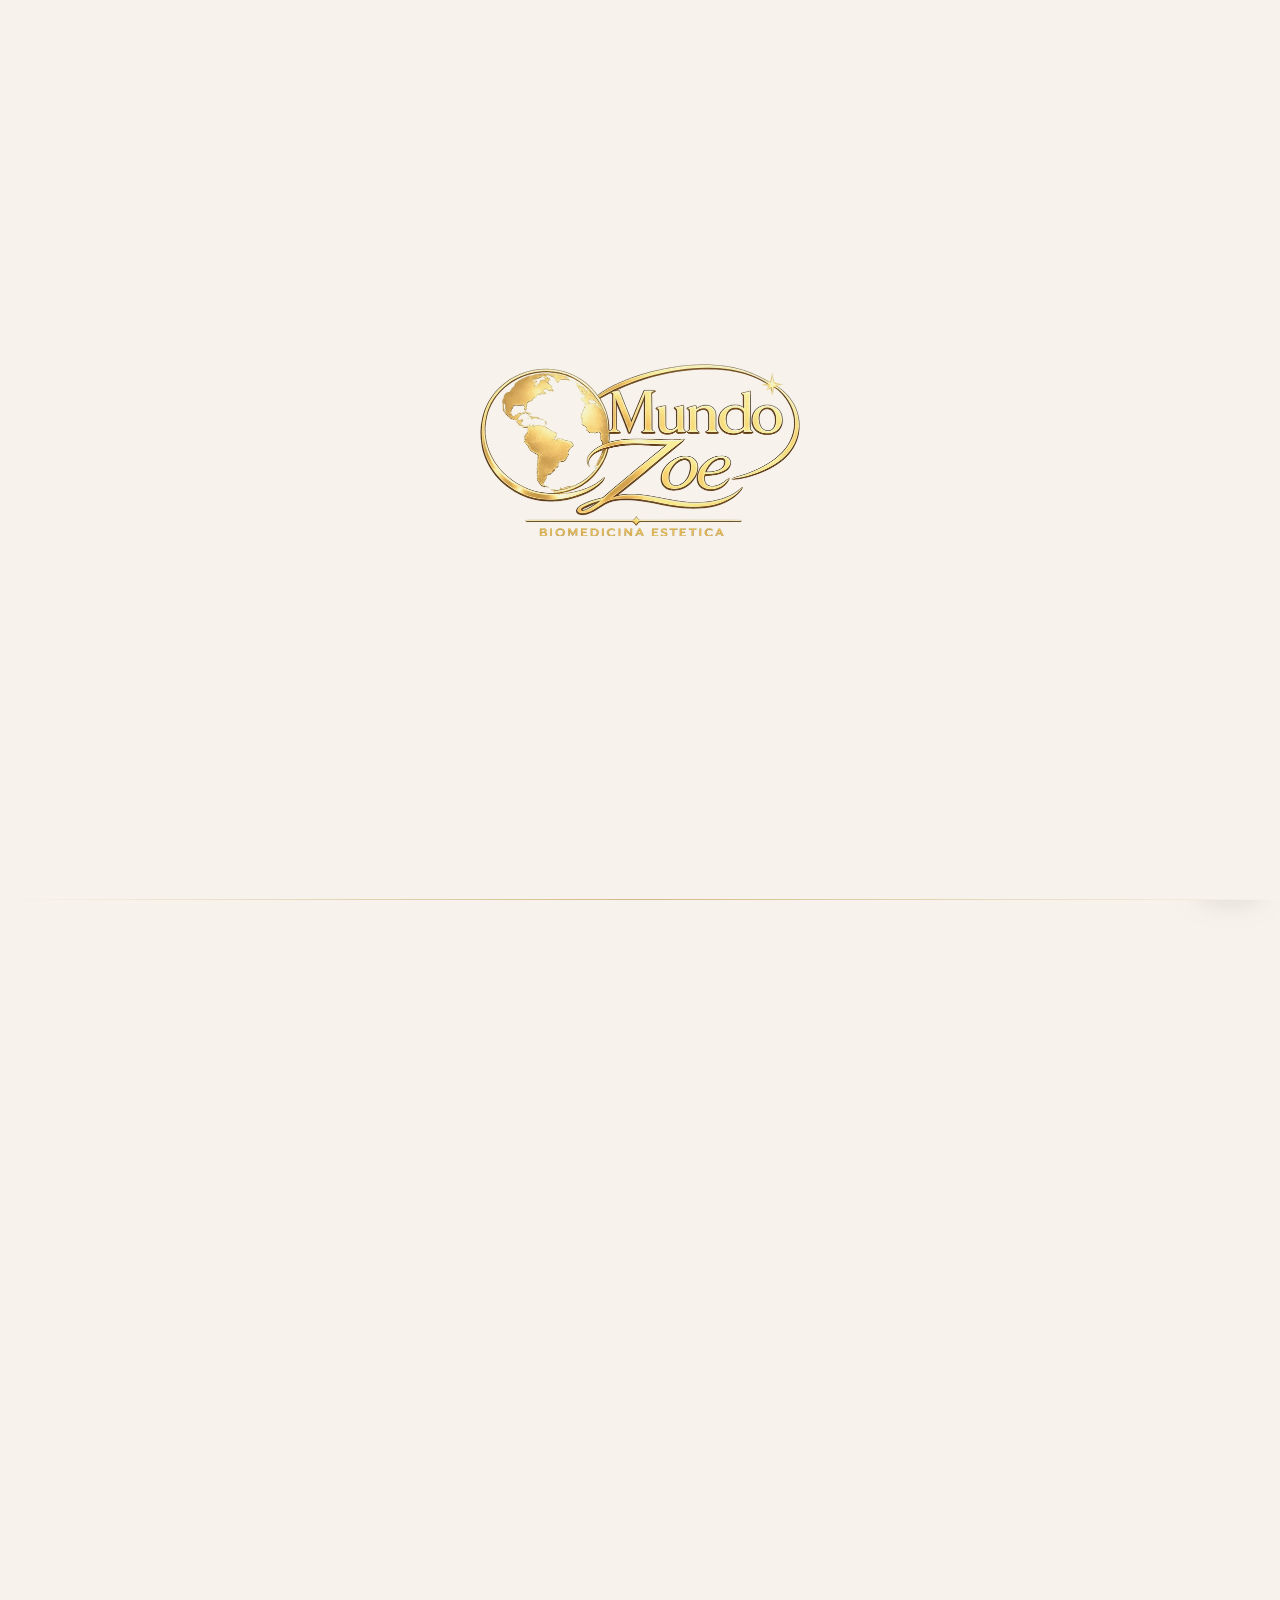
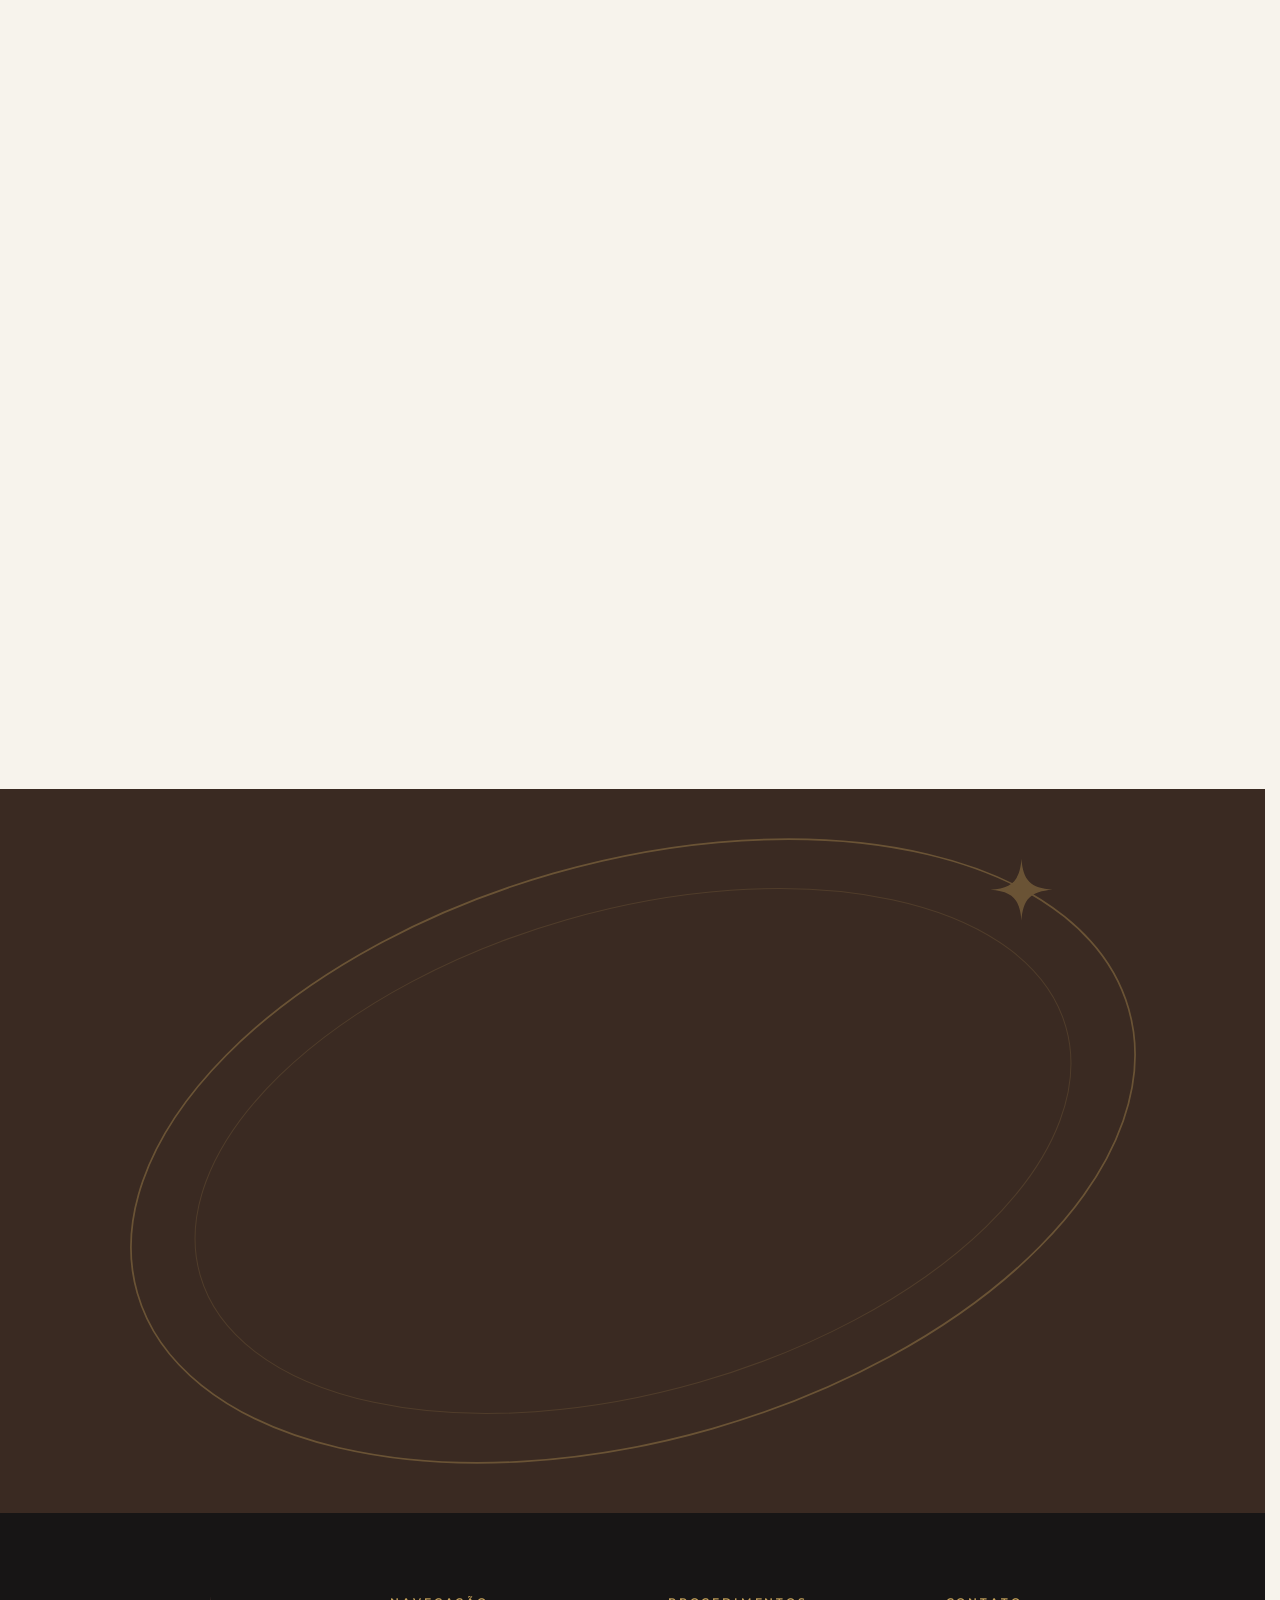
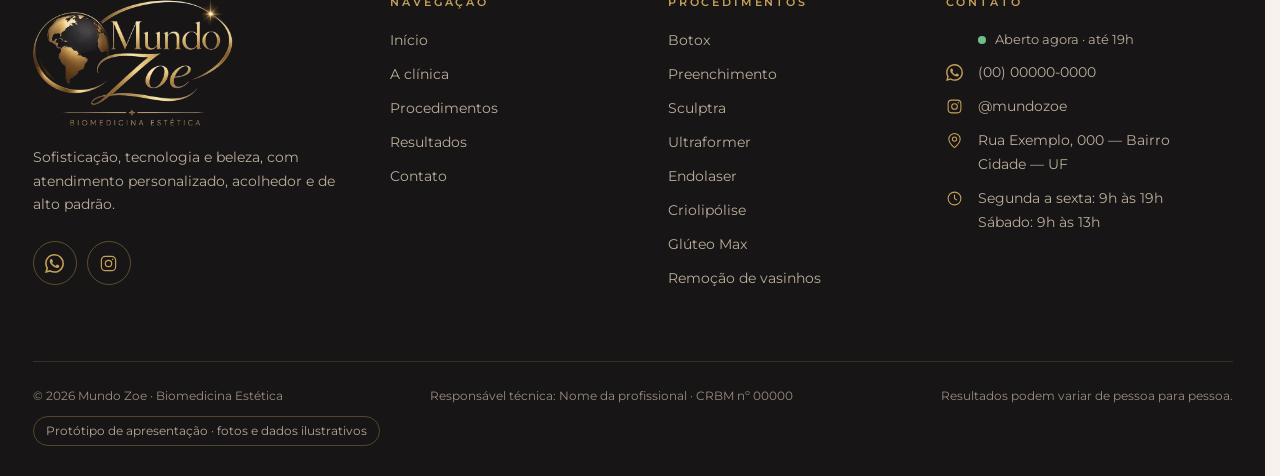
<file: procedimentos.html>
<!doctype html>
<html lang="pt-BR">
<head>
  <meta charset="utf-8">
  <meta name="viewport" content="width=device-width, initial-scale=1">
  <!-- protótipo de apresentação: fica fora da busca do Google (tirar no site final) -->
  <meta name="robots" content="noindex, nofollow">
  <title>Procedimentos | Mundo Zoe Biomedicina Estética</title>
  <meta name="description" content="Procedimentos faciais e corporais na Mundo Zoe: Botox, preenchimento, Sculptra, Ultraformer, endolaser, criolipólise, Glúteo Max e remoção de vasinhos.">
  <meta name="theme-color" content="#F7F3EC">
  <meta property="og:type" content="website">
  <meta property="og:url" content="https://marcosdativo.github.io/prototipo-mundo-zoe/procedimentos.html">
  <meta property="og:site_name" content="Mundo Zoe — Biomedicina Estética">
  <meta property="og:locale" content="pt_BR">
  <meta property="og:title" content="Procedimentos | Mundo Zoe Biomedicina Estética">
  <meta property="og:description" content="Procedimentos faciais e corporais na Mundo Zoe: Botox, preenchimento, Sculptra, Ultraformer, endolaser, criolipólise, Glúteo Max e remoção de vasinhos.">
  <meta property="og:image" content="https://marcosdativo.github.io/prototipo-mundo-zoe/assets/img/compartilhar.jpg">
  <meta name="twitter:card" content="summary_large_image">
  <link rel="manifest" href="manifest.webmanifest">
  <link rel="icon" type="image/png" href="assets/img/favicon.png">
  <link rel="apple-touch-icon" href="assets/img/apple-touch-icon.png">
  <link rel="preconnect" href="https://fonts.googleapis.com">
  <link rel="preconnect" href="https://fonts.gstatic.com" crossorigin>
  <link href="https://fonts.googleapis.com/css2?family=Cormorant+Garamond:ital,wght@0,400;0,500;0,600;1,400;1,500&family=Montserrat:wght@400;500;600&display=swap" rel="stylesheet">
  <link rel="stylesheet" href="assets/css/estilo.css">
  <script>document.documentElement.classList.add("js");try{if(localStorage.getItem("mz-tema")==="escuro")document.documentElement.setAttribute("data-tema","escuro")}catch(e){}try{if(!sessionStorage.getItem("mz-intro"))document.documentElement.classList.add("com-intro")}catch(e){}</script>
  <script src="assets/js/dados.js" defer></script>
  <script src="assets/js/site.js" defer></script>
  <script src="assets/js/experiencia.js" defer></script>
  <script src="assets/js/tour.js" defer></script>
</head>
<body data-pagina="procedimentos">
  <a class="pular" href="#conteudo">Pular para o conteúdo</a>
  <header class="topo" id="topo"></header>

  <main id="conteudo">
    <section class="cab-pagina">
      <span data-orbita="cab-pagina__orbita"></span>
      <img class="cab-pagina__emblema" src="assets/img/emblema.webp" data-escuro="assets/img/emblema-noturno.webp" alt="" width="400" height="400">
      <div class="container">
        <nav class="migalhas" aria-label="Você está em"><a href="index.html">Início</a><i data-ic="brilho"></i><span>Procedimentos</span></nav>
        <span class="sobretitulo revelar">Procedimentos</span>
        <h1 class="titulo-xl revelar" style="--d:1">Tratamentos faciais e corporais,<br><em>sempre sob medida.</em></h1>
        <p class="lead revelar" style="--d:2">Tecnologias e técnicas selecionadas para cuidar do rosto e do corpo — sempre com indicação feita a partir de uma <strong>avaliação individual</strong>.</p>
      </div>
    </section>

    <section class="secao secao--curta">
      <div class="container">
        <div class="filtros" data-filtros="#lista-procs" role="group" aria-label="Filtrar procedimentos">
          <button class="filtro" type="button" data-filtro="todos" aria-pressed="true">Todos</button>
          <button class="filtro" type="button" data-filtro="Facial" aria-pressed="false">Facial</button>
          <button class="filtro" type="button" data-filtro="Corporal" aria-pressed="false">Corporal</button>
        </div>
        <div class="lista-proc" id="lista-procs" data-lista-procedimentos="lista"></div>

        <div class="caixa-guia revelar">
          <div>
            <h3>Não sabe por onde começar?<br><em>Veja as opções em 1 minuto.</em></h3>
            <p>Responda 3 perguntas e veja quais procedimentos se relacionam com o que você busca. Na <strong>avaliação</strong>, a profissional confirma o melhor caminho.</p>
          </div>
          <div class="caixa-guia__acoes">
            <button class="btn btn--ouro" type="button" data-quiz>Fazer o teste</button>
            <a class="btn btn--linha" href="#" data-whats data-msg="Olá! Vim pelo site e gostaria de uma avaliação para saber qual procedimento é mais indicado para mim.">Falar no WhatsApp</a>
          </div>
        </div>
      </div>
    </section>

    <section class="chamada" data-chamada></section>
  </main>

  <footer class="rodape" id="rodape"></footer>
</body>
</html>
</file>
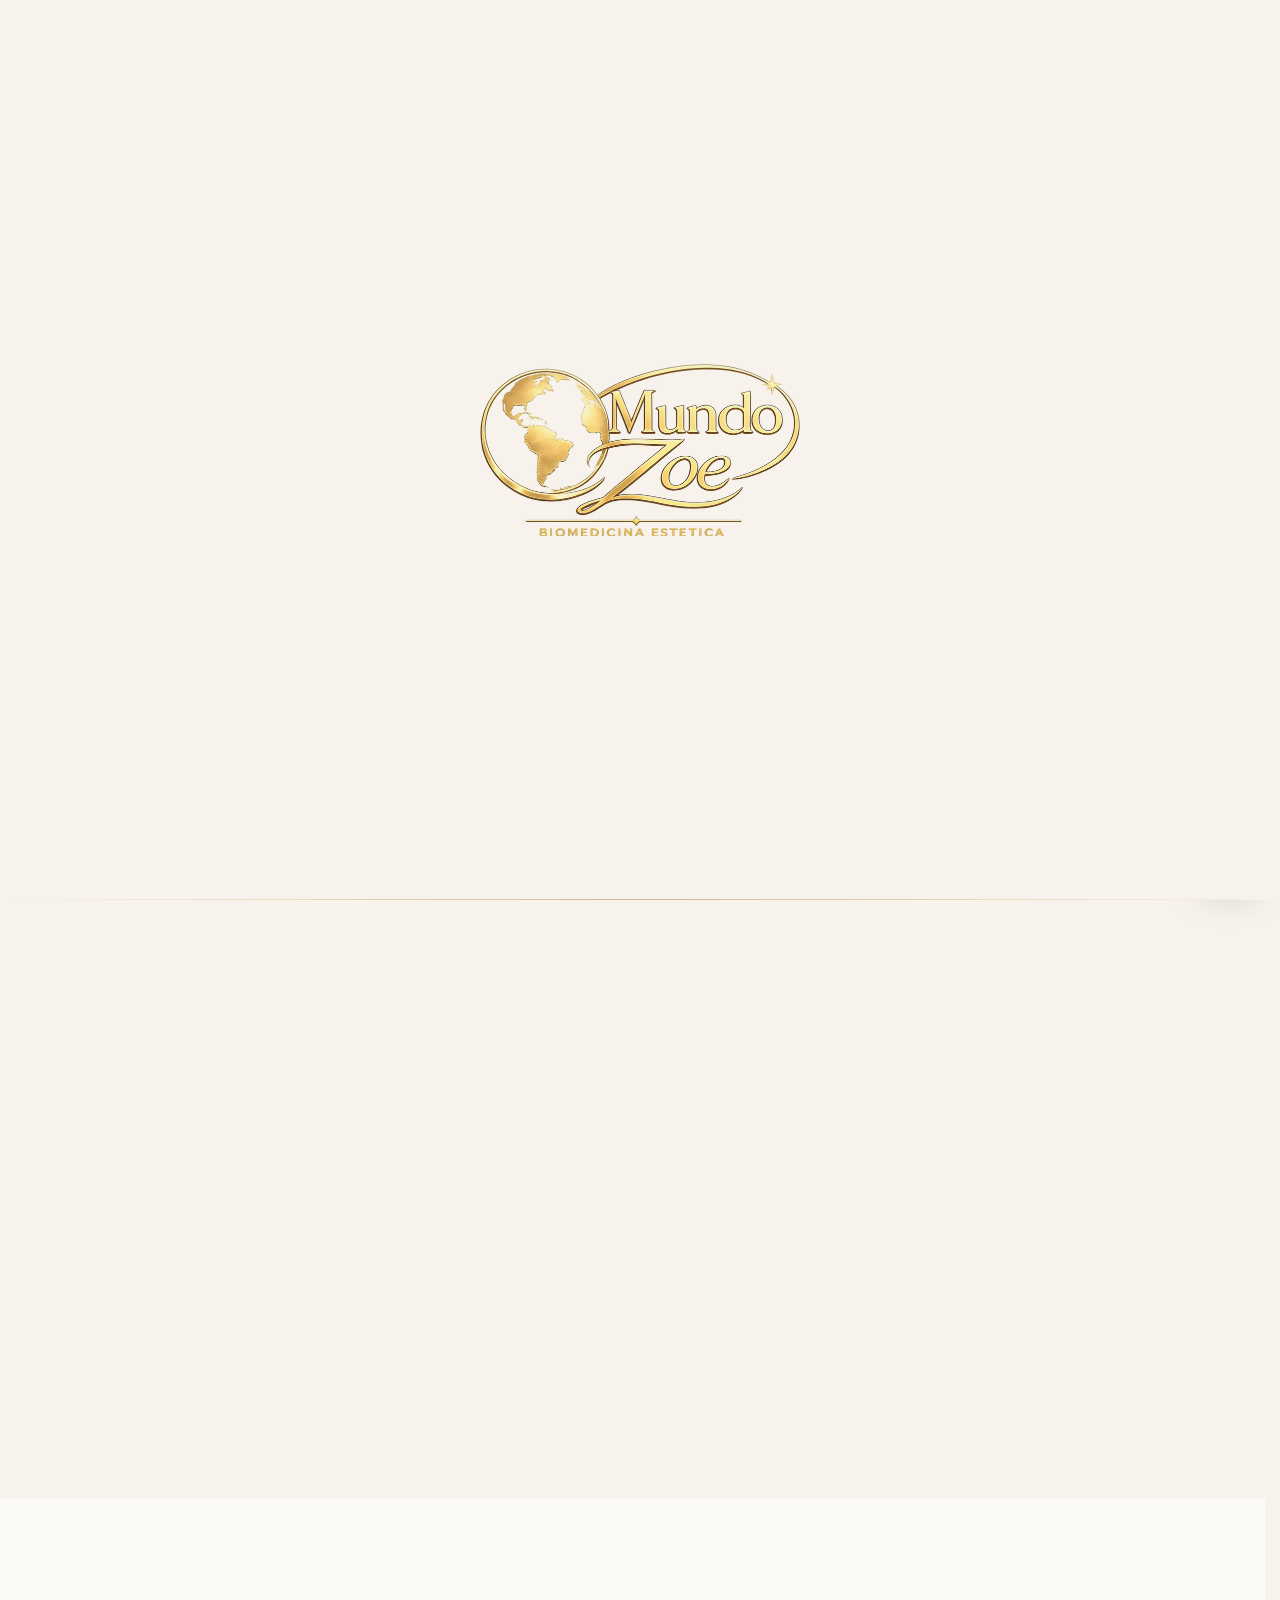
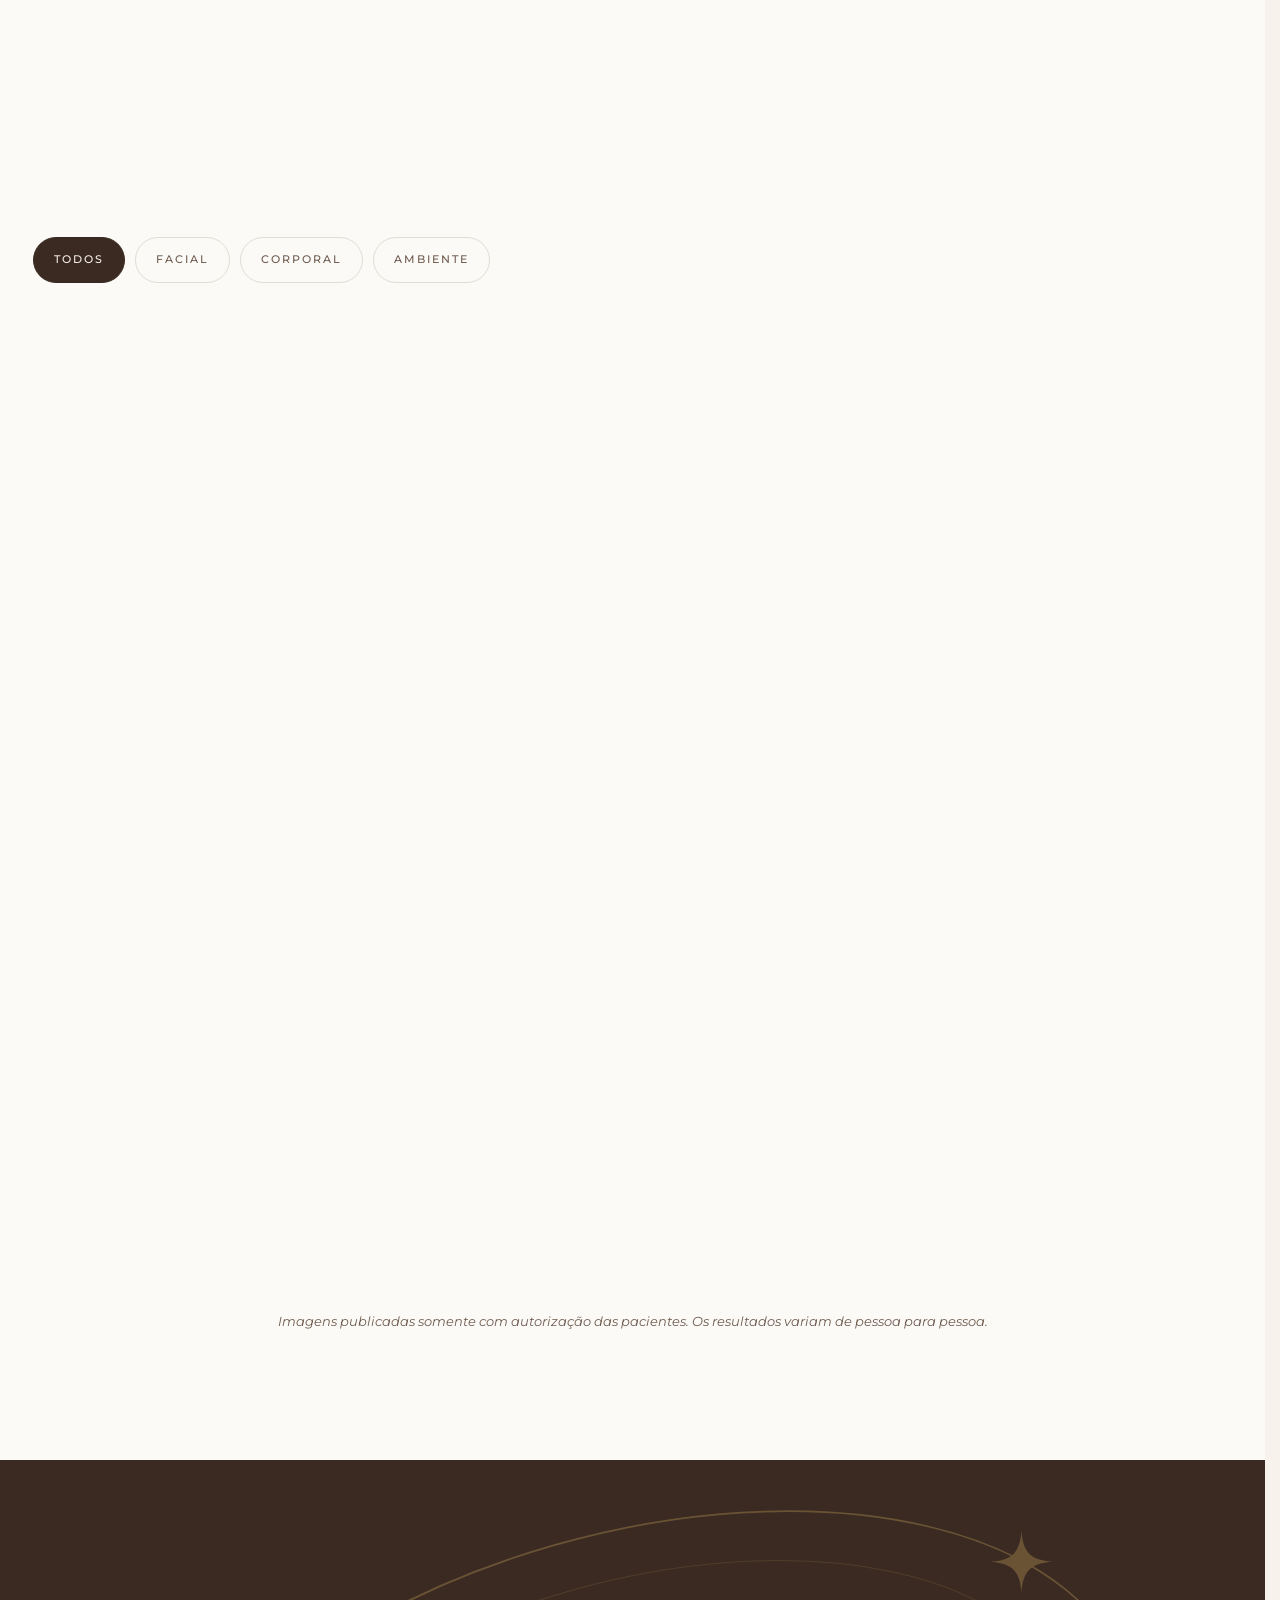
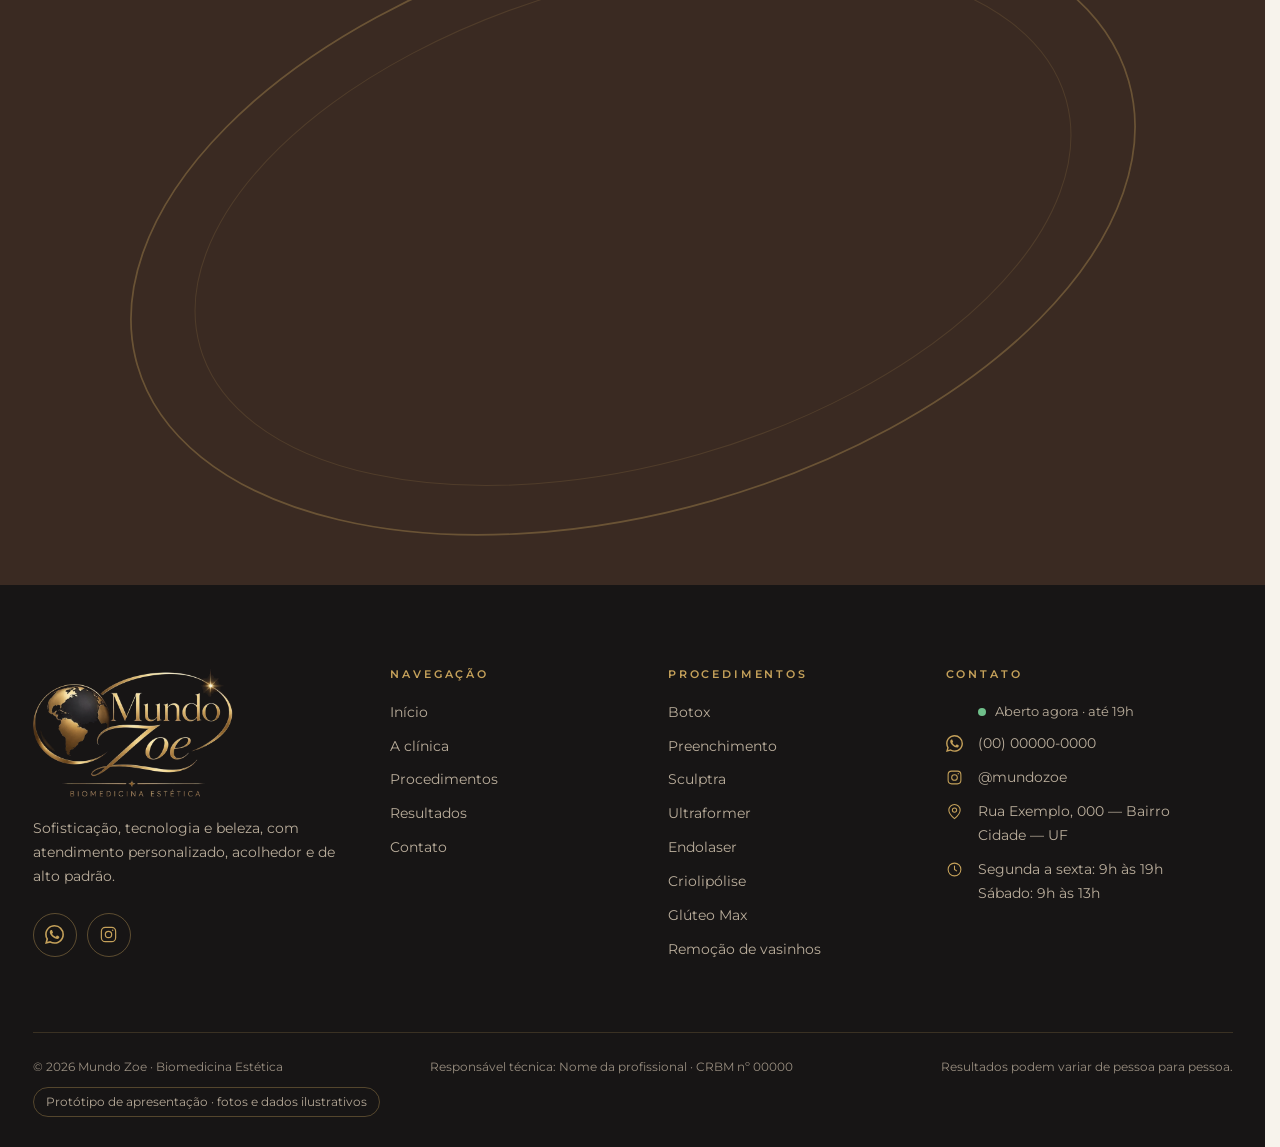
<file: resultados.html>
<!doctype html>
<html lang="pt-BR">
<head>
  <meta charset="utf-8">
  <meta name="viewport" content="width=device-width, initial-scale=1">
  <!-- protótipo de apresentação: fica fora da busca do Google (tirar no site final) -->
  <meta name="robots" content="noindex, nofollow">
  <title>Resultados | Mundo Zoe Biomedicina Estética</title>
  <meta name="description" content="Resultados e experiência na Mundo Zoe: galeria de procedimentos faciais e corporais e do ambiente da clínica.">
  <meta name="theme-color" content="#F7F3EC">
  <meta property="og:type" content="website">
  <meta property="og:url" content="https://marcosdativo.github.io/prototipo-mundo-zoe/resultados.html">
  <meta property="og:site_name" content="Mundo Zoe — Biomedicina Estética">
  <meta property="og:locale" content="pt_BR">
  <meta property="og:title" content="Resultados | Mundo Zoe Biomedicina Estética">
  <meta property="og:description" content="Resultados e experiência na Mundo Zoe: galeria de procedimentos faciais e corporais e do ambiente da clínica.">
  <meta property="og:image" content="https://marcosdativo.github.io/prototipo-mundo-zoe/assets/img/compartilhar.jpg">
  <meta name="twitter:card" content="summary_large_image">
  <link rel="manifest" href="manifest.webmanifest">
  <link rel="icon" type="image/png" href="assets/img/favicon.png">
  <link rel="apple-touch-icon" href="assets/img/apple-touch-icon.png">
  <link rel="preconnect" href="https://fonts.googleapis.com">
  <link rel="preconnect" href="https://fonts.gstatic.com" crossorigin>
  <link href="https://fonts.googleapis.com/css2?family=Cormorant+Garamond:ital,wght@0,400;0,500;0,600;1,400;1,500&family=Montserrat:wght@400;500;600&display=swap" rel="stylesheet">
  <link rel="stylesheet" href="assets/css/estilo.css">
  <script>document.documentElement.classList.add("js");try{if(localStorage.getItem("mz-tema")==="escuro")document.documentElement.setAttribute("data-tema","escuro")}catch(e){}try{if(!sessionStorage.getItem("mz-intro"))document.documentElement.classList.add("com-intro")}catch(e){}</script>
  <script src="assets/js/dados.js" defer></script>
  <script src="assets/js/site.js" defer></script>
  <script src="assets/js/experiencia.js" defer></script>
  <script src="assets/js/tour.js" defer></script>
</head>
<body data-pagina="resultados">
  <a class="pular" href="#conteudo">Pular para o conteúdo</a>
  <header class="topo" id="topo"></header>

  <main id="conteudo">
    <section class="cab-pagina">
      <span data-orbita="cab-pagina__orbita"></span>
      <img class="cab-pagina__emblema" src="assets/img/emblema.webp" data-escuro="assets/img/emblema-noturno.webp" alt="" width="400" height="400">
      <div class="container">
        <nav class="migalhas" aria-label="Você está em"><a href="index.html">Início</a><i data-ic="brilho"></i><span>Resultados</span></nav>
        <span class="sobretitulo revelar">Resultados e galeria</span>
        <h1 class="titulo-xl revelar" style="--d:1">Resultados e experiência,<br><em>com naturalidade.</em></h1>
        <p class="lead revelar" style="--d:2">Procedimentos, resultados e o ambiente da clínica — imagens claras e naturais, como a própria Mundo Zoe.</p>
      </div>
    </section>

    <section class="secao">
      <div class="container dupla">
        <div class="comparar revelar">
          <div class="comparar__lado comparar__depois foto foto--nevoa" data-legenda="Foto · depois"></div>
          <div class="comparar__lado comparar__antes foto foto--bronze" data-legenda="Foto · antes"></div>
          <span class="comparar__rotulo comparar__rotulo--antes">Antes</span>
          <span class="comparar__rotulo comparar__rotulo--depois">Depois</span>
          <div class="comparar__linha"><span class="comparar__pega"><i data-ic="setas"></i></span></div>
          <input type="range" min="0" max="100" value="50" aria-label="Comparar antes e depois">
        </div>
        <div>
          <span class="sobretitulo revelar">Antes e depois</span>
          <h2 class="titulo-l revelar" style="--d:1">Compare<br><em>com um gesto.</em></h2>
          <p class="lead revelar" style="--d:2">Arraste a linha para comparar. Cada comparação mostra o procedimento, com fotos publicadas <strong>somente com autorização da paciente</strong>.</p>
        </div>
      </div>
    </section>

    <section class="secao secao--clara">
      <div class="container">
        <div class="cabeca">
          <div>
            <span class="sobretitulo revelar">Galeria</span>
            <h2 class="titulo-l revelar" style="--d:1">Cada detalhe,<br><em>em imagens.</em></h2>
          </div>
        </div>
        <div class="filtros" data-filtros="#galeria" role="group" aria-label="Filtrar galeria">
          <button class="filtro" type="button" data-filtro="todos" aria-pressed="true">Todos</button>
          <button class="filtro" type="button" data-filtro="Facial" aria-pressed="false">Facial</button>
          <button class="filtro" type="button" data-filtro="Corporal" aria-pressed="false">Corporal</button>
          <button class="filtro" type="button" data-filtro="Ambiente" aria-pressed="false">Ambiente</button>
        </div>
        <div class="galeria" id="galeria" data-galeria>
          <button class="galeria__item foto alto revelar" type="button" data-area="Facial" data-legenda="Botox · Procedimento" data-foto="proc:botox"><span class="galeria__lupa"><i data-ic="lupa"></i></span></button>
          <button class="galeria__item foto foto--nevoa revelar" style="--d:1" type="button" data-area="Ambiente" data-legenda="Ambiente · Recepção" data-foto="recepcao"><span class="galeria__lupa"><i data-ic="lupa"></i></span></button>
          <button class="galeria__item foto foto--rose revelar" style="--d:2" type="button" data-area="Corporal" data-legenda="Criolipólise · Procedimento" data-foto="proc:criolipolise"><span class="galeria__lupa"><i data-ic="lupa"></i></span></button>
          <button class="galeria__item foto foto--bronze largo revelar" type="button" data-area="Ambiente" data-legenda="Ambiente · Sala de procedimentos" data-foto="sala"><span class="galeria__lupa"><i data-ic="lupa"></i></span></button>
          <button class="galeria__item foto foto--rose revelar" type="button" data-area="Facial" data-legenda="Preenchimento · Procedimento" data-foto="proc:preenchimento"><span class="galeria__lupa"><i data-ic="lupa"></i></span></button>
          <button class="galeria__item foto foto--nevoa alto revelar" style="--d:1" type="button" data-area="Corporal" data-legenda="Glúteo Max · Procedimento" data-foto="proc:gluteo-max"><span class="galeria__lupa"><i data-ic="lupa"></i></span></button>
          <button class="galeria__item foto revelar" style="--d:2" type="button" data-area="Facial" data-legenda="Ultraformer · Procedimento" data-foto="proc:ultraformer"><span class="galeria__lupa"><i data-ic="lupa"></i></span></button>
          <button class="galeria__item foto foto--bronze revelar" type="button" data-area="Ambiente" data-legenda="Ambiente · Detalhes" data-foto="detalhes"><span class="galeria__lupa"><i data-ic="lupa"></i></span></button>
          <button class="galeria__item foto foto--rose revelar" style="--d:1" type="button" data-area="Corporal" data-legenda="Endolaser · Procedimento" data-foto="proc:endolaser"><span class="galeria__lupa"><i data-ic="lupa"></i></span></button>
        </div>
        <p class="nota">Imagens publicadas somente com autorização das pacientes. Os resultados variam de pessoa para pessoa.</p>
      </div>
    </section>

    <section class="chamada" data-chamada></section>
  </main>

  <dialog class="caixa-luz" id="caixa-luz" aria-label="Imagem ampliada">
    <div class="foto"></div>
    <div class="caixa-luz__barra">
      <div aria-live="polite"><strong data-legenda-texto></strong><br><span data-contador></span></div>
      <div class="caixa-luz__botoes">
        <button class="botao-redondo" type="button" data-anterior aria-label="Imagem anterior"><i data-ic="esquerda"></i></button>
        <button class="botao-redondo" type="button" data-proximo aria-label="Próxima imagem"><i data-ic="direita"></i></button>
        <button class="botao-redondo" type="button" data-fechar aria-label="Fechar"><i data-ic="fechar"></i></button>
      </div>
    </div>
  </dialog>

  <footer class="rodape" id="rodape"></footer>
</body>
</html>
</file>
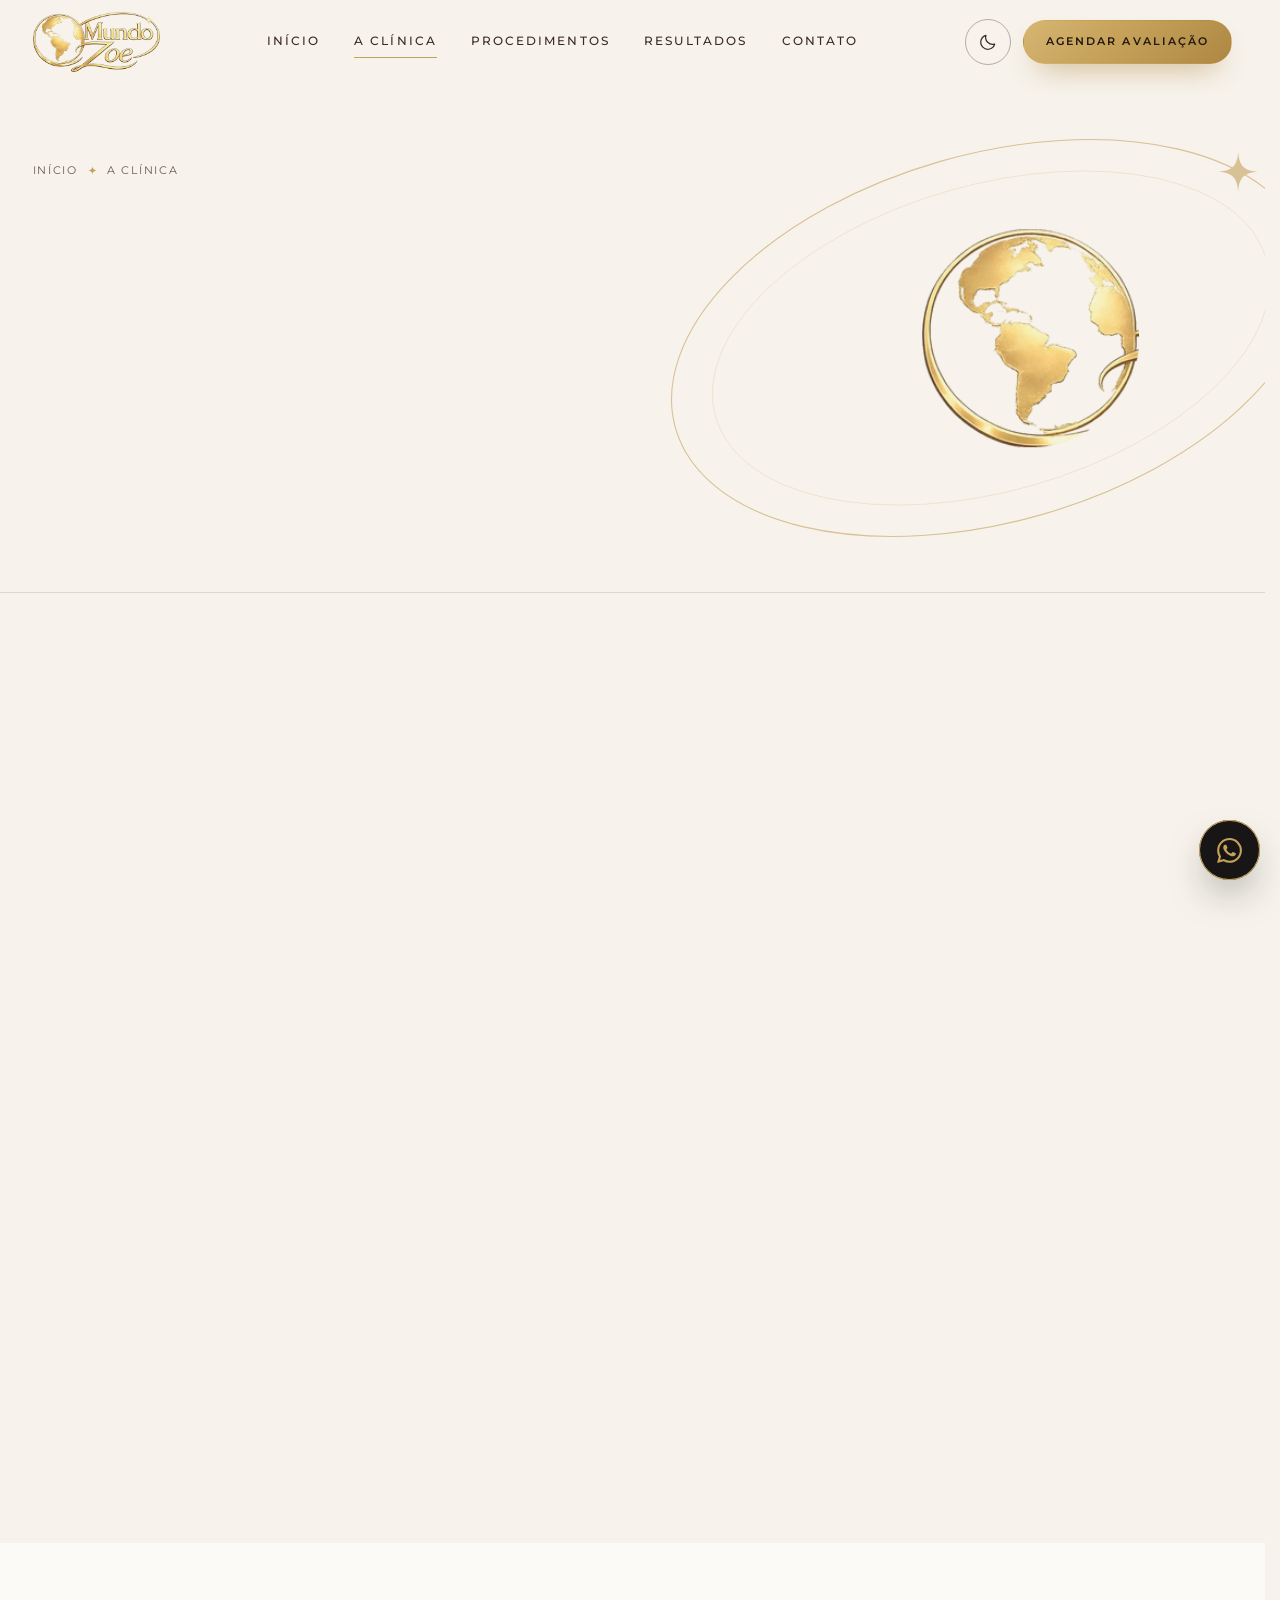
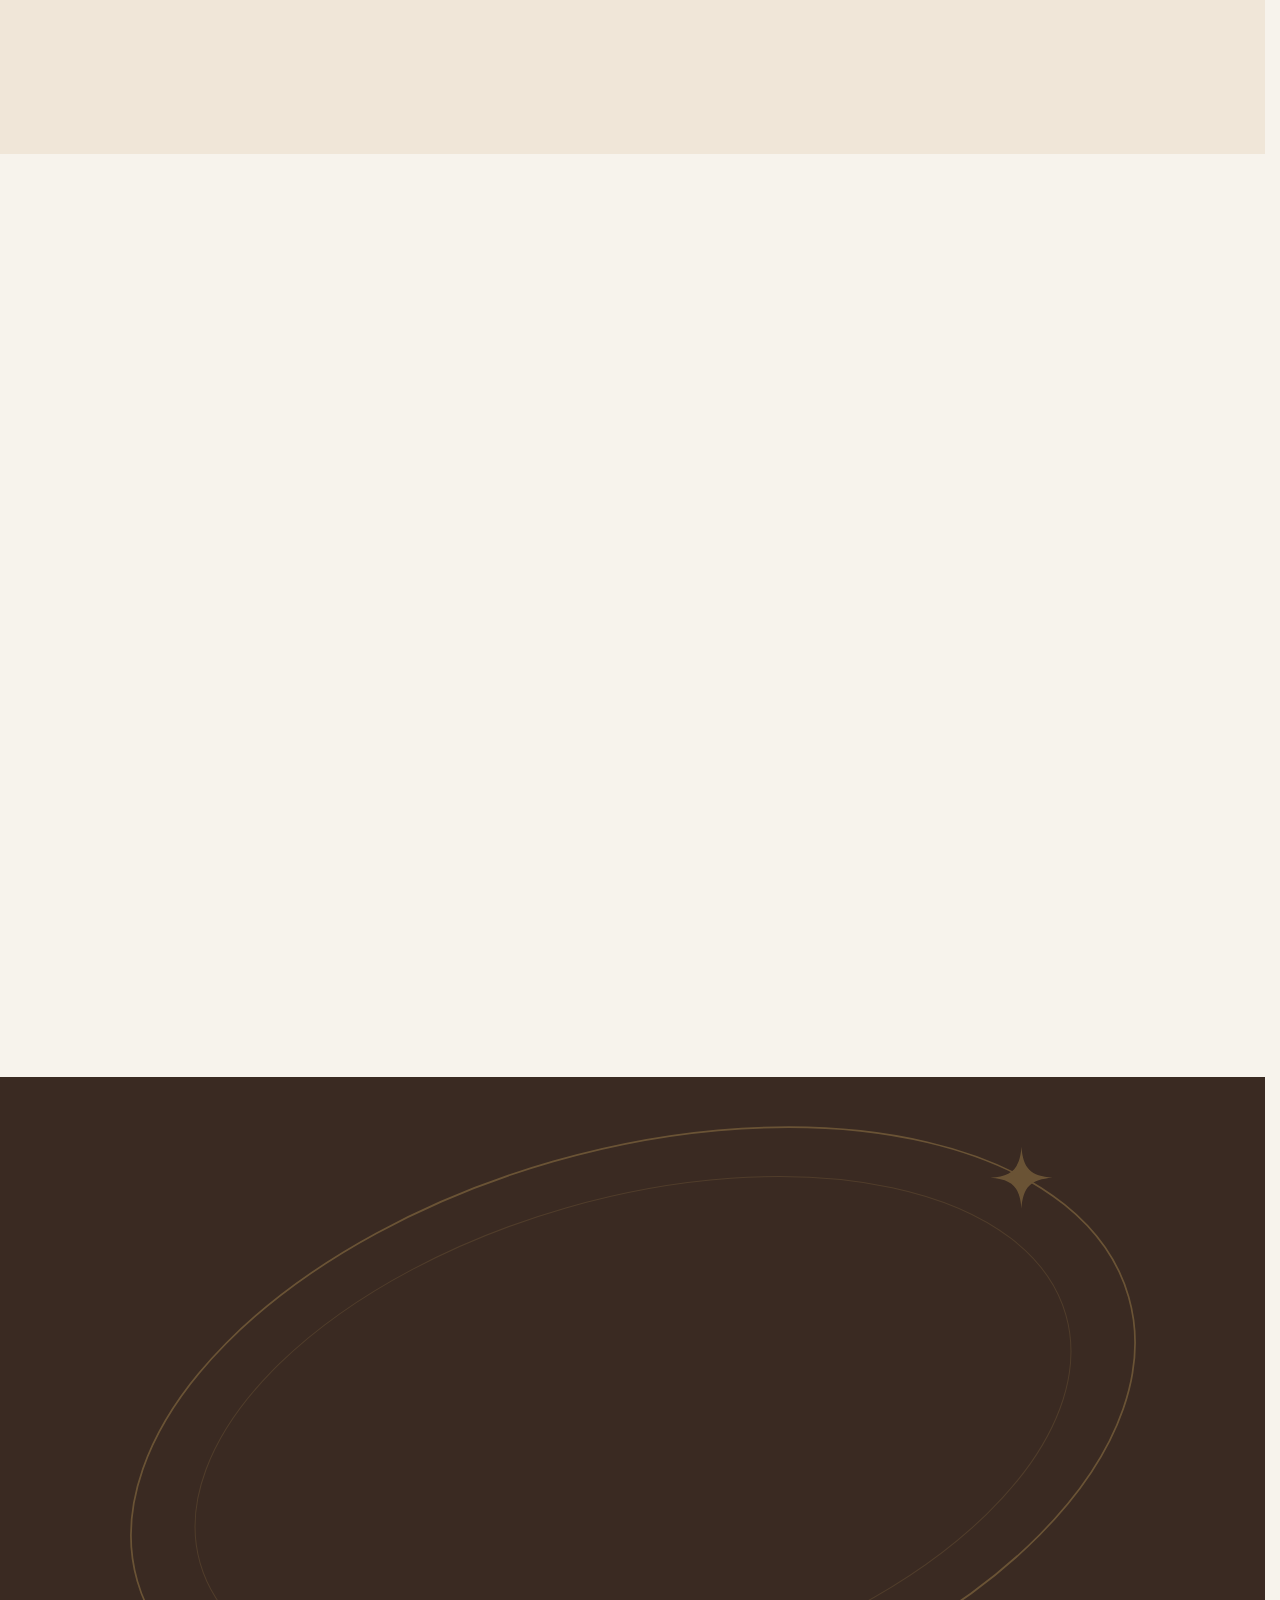
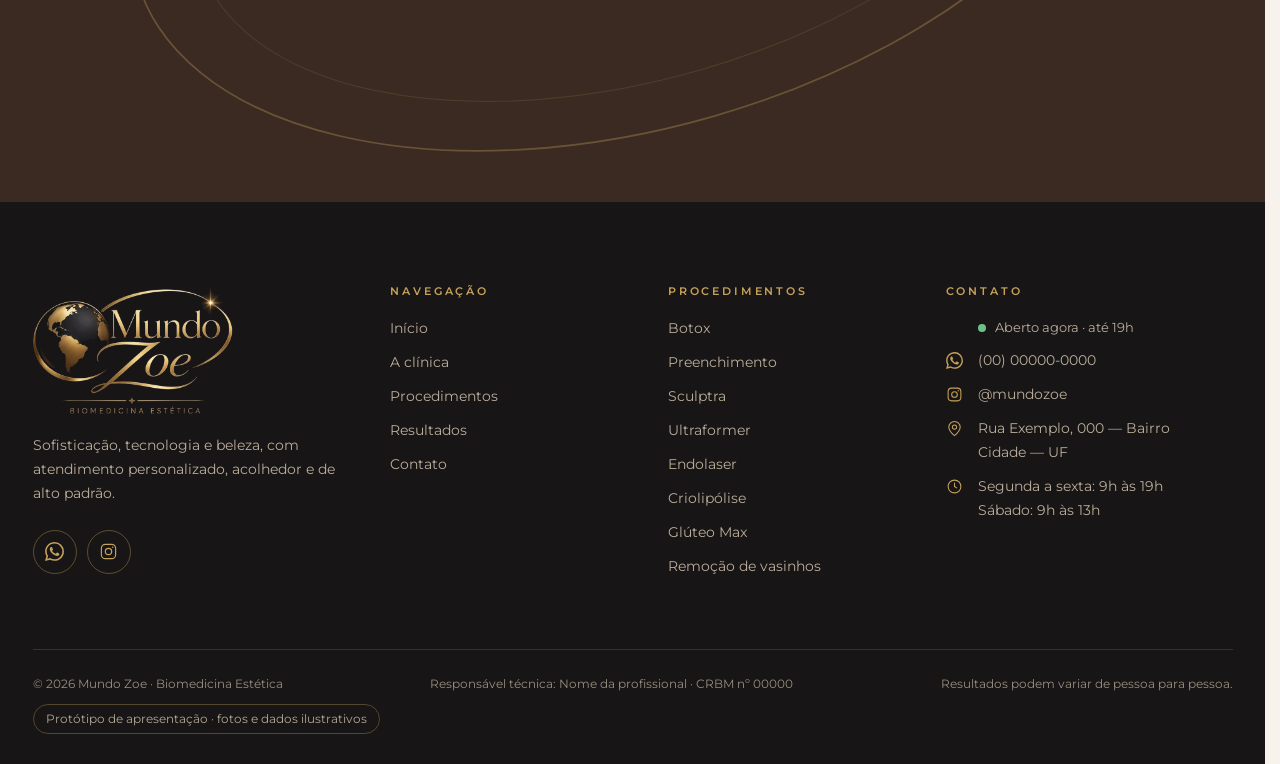
<file: sobre.html>
<!doctype html>
<html lang="pt-BR">
<head>
  <meta charset="utf-8">
  <meta name="viewport" content="width=device-width, initial-scale=1">
  <!-- protótipo de apresentação: fica fora da busca do Google (tirar no site final) -->
  <meta name="robots" content="noindex, nofollow">
  <title>A clínica | Mundo Zoe Biomedicina Estética</title>
  <meta name="description" content="Conheça a Mundo Zoe: sofisticação, tecnologia e beleza, unindo estética avançada a um atendimento personalizado, acolhedor e de alto padrão.">
  <meta name="theme-color" content="#F7F3EC">
  <meta property="og:type" content="website">
  <meta property="og:url" content="https://marcosdativo.github.io/prototipo-mundo-zoe/sobre.html">
  <meta property="og:site_name" content="Mundo Zoe — Biomedicina Estética">
  <meta property="og:locale" content="pt_BR">
  <meta property="og:title" content="A clínica | Mundo Zoe Biomedicina Estética">
  <meta property="og:description" content="Conheça a Mundo Zoe: sofisticação, tecnologia e beleza, unindo estética avançada a um atendimento personalizado, acolhedor e de alto padrão.">
  <meta property="og:image" content="https://marcosdativo.github.io/prototipo-mundo-zoe/assets/img/compartilhar.jpg">
  <meta name="twitter:card" content="summary_large_image">
  <link rel="manifest" href="manifest.webmanifest">
  <link rel="icon" type="image/png" href="assets/img/favicon.png">
  <link rel="apple-touch-icon" href="assets/img/apple-touch-icon.png">
  <link rel="preconnect" href="https://fonts.googleapis.com">
  <link rel="preconnect" href="https://fonts.gstatic.com" crossorigin>
  <link href="https://fonts.googleapis.com/css2?family=Cormorant+Garamond:ital,wght@0,400;0,500;0,600;1,400;1,500&family=Montserrat:wght@400;500;600&display=swap" rel="stylesheet">
  <link rel="stylesheet" href="assets/css/estilo.css">
  <script>document.documentElement.classList.add("js");try{if(localStorage.getItem("mz-tema")==="escuro")document.documentElement.setAttribute("data-tema","escuro")}catch(e){}try{if(!sessionStorage.getItem("mz-intro"))document.documentElement.classList.add("com-intro")}catch(e){}</script>
  <script src="assets/js/dados.js" defer></script>
  <script src="assets/js/site.js" defer></script>
  <script src="assets/js/experiencia.js" defer></script>
  <script src="assets/js/tour.js" defer></script>
</head>
<body data-pagina="sobre">
  <a class="pular" href="#conteudo">Pular para o conteúdo</a>
  <header class="topo" id="topo"></header>

  <main id="conteudo">
    <section class="cab-pagina">
      <span data-orbita="cab-pagina__orbita"></span>
      <img class="cab-pagina__emblema" src="assets/img/emblema.webp" data-escuro="assets/img/emblema-noturno.webp" alt="" width="400" height="400">
      <div class="container">
        <nav class="migalhas" aria-label="Você está em"><a href="index.html">Início</a><i data-ic="brilho"></i><span>A clínica</span></nav>
        <span class="sobretitulo revelar">A clínica</span>
        <h1 class="titulo-xl revelar" style="--d:1">Um mundo de cuidado<br><em>com a sua beleza.</em></h1>
        <p class="lead revelar" style="--d:2">Sofisticação, tecnologia e beleza, unindo estética avançada a um atendimento personalizado, acolhedor e de alto padrão.</p>
      </div>
    </section>

    <section class="secao">
      <div class="container dupla">
        <div class="foto foto--alta foto--rose revelar" data-legenda="Foto · Ambiente da clínica" data-foto="essencia"></div>
        <div>
          <span class="sobretitulo revelar">Nossa essência</span>
          <h2 class="titulo-l revelar" style="--d:1">Elegância contemporânea,<br><em>luxo discreto.</em></h2>
          <div class="texto revelar" style="--d:2">
            <p>A Mundo Zoe existe para oferecer uma estética que vai além do procedimento: um atendimento em que cada detalhe — da recepção ao pós — é pensado para que você se sinta <strong>acolhida e segura</strong>.</p>
            <p>Combinamos tecnologia e técnica com um olhar individual, respeitando a sua história, o seu tempo e a sua beleza natural.</p>
          </div>
          <blockquote class="citacao revelar" style="--d:3">Beleza personalizada, com a delicadeza que ela merece.</blockquote>
        </div>
      </div>
    </section>

    <section class="secao secao--clara">
      <div class="container">
        <div class="cabeca cabeca--centro">
          <span class="sobretitulo sobretitulo--centro revelar">Proposta de atendimento</span>
          <h2 class="titulo-l revelar" style="--d:1">O que você encontra<br><em>na Mundo Zoe.</em></h2>
        </div>
        <div class="pilares">
          <article class="pilar revelar">
            <span class="pilar__num">01</span>
            <h3>Avaliação individual</h3>
            <p>Antes de qualquer indicação, <strong>uma conversa</strong> para entender seus objetivos, seu histórico e suas expectativas.</p>
          </article>
          <article class="pilar revelar" style="--d:1">
            <span class="pilar__num">02</span>
            <h3>Técnica e tecnologia</h3>
            <p>Procedimentos de estética avançada, realizados com técnica apurada e tecnologias reconhecidas.</p>
          </article>
          <article class="pilar revelar" style="--d:2">
            <span class="pilar__num">03</span>
            <h3>Experiência de alto padrão</h3>
            <p>Um ambiente elegante e tranquilo, com atenção a cada detalhe do seu atendimento.</p>
          </article>
        </div>
      </div>
    </section>

    <section class="secao">
      <div class="container dupla dupla--inversa">
        <div>
          <span class="sobretitulo revelar">Responsável técnica</span>
          <h2 class="titulo-l revelar" style="--d:1"><span class="preencher" data-c="responsavel">Nome da profissional</span></h2>
          <p class="cargo revelar" style="--d:2">Biomédica esteta · <span class="preencher" data-c="registro">CRBM nº 00000</span></p>
          <div class="texto revelar" style="--d:2">
            <p>Espaço para apresentar a trajetória da profissional: formação, especializações, cursos e a forma como conduz cada atendimento — a parte do site que mais gera confiança em quem ainda não conhece a clínica.</p>
          </div>
          <ul class="ficha revelar" style="--d:3">
            <li><strong>Formação</strong><span class="preencher">Biomedicina — instituição</span></li>
            <li><strong>Especializações</strong><span class="preencher">Estética avançada, harmonização…</span></li>
            <li><strong>Atuação</strong><span class="preencher">Desde 20XX</span></li>
          </ul>
          <div class="acoes revelar" style="--d:4">
            <a class="btn btn--ouro" href="#" data-whats><i data-ic="whats"></i> Agendar avaliação</a>
          </div>
        </div>
        <div class="hero__visual revelar">
          <span data-orbita></span>
          <div class="foto foto--arco foto--bronze" data-legenda="Foto · Retrato da profissional" data-foto="profissional"></div>
        </div>
      </div>
    </section>

    <section class="secao secao--champ secao--faixa">
      <div class="container">
        <p class="valores revelar">
          <span>Elegância</span><i data-ic="brilho"></i>
          <span>Segurança</span><i data-ic="brilho"></i>
          <span>Naturalidade</span><i data-ic="brilho"></i>
          <span>Personalização</span>
        </p>
      </div>
    </section>

    <section class="secao">
      <div class="container">
        <div class="cabeca">
          <div>
            <span class="sobretitulo revelar">O espaço</span>
            <h2 class="titulo-l revelar" style="--d:1">Um ambiente pensado<br><em>para o seu bem-estar.</em></h2>
          </div>
          <div class="cabeca__lado revelar" style="--d:2">
            <a class="link-seta" href="resultados.html">Ver galeria completa <i data-ic="seta"></i></a>
          </div>
        </div>
        <div class="trio">
          <div class="foto foto--nevoa revelar" data-legenda="Foto · Recepção" data-foto="recepcao"></div>
          <div class="foto foto--rose revelar" style="--d:1" data-legenda="Foto · Sala de procedimentos" data-foto="sala"></div>
          <div class="foto revelar" style="--d:2" data-legenda="Foto · Detalhes" data-foto="detalhes"></div>
        </div>
      </div>
    </section>

    <section class="chamada" data-chamada></section>
  </main>

  <footer class="rodape" id="rodape"></footer>
</body>
</html>
</file>
<file: assets/css/estilo.css>
/* Mundo Zoe — protótipo do site institucional
   Paleta e tipografia da Identidade Visual Mundo Zoe (direção provisória):
   off-white #F7F3EC · dourado #C5A15A · marrom #3A2A22 · preto #171515 · champagne #E8D8C2
   Títulos: Cormorant Garamond · Textos: Montserrat */

:root {
  --off: #F7F3EC;
  --off-2: #FCFAF6;
  --champ: #E8D8C2;
  --champ-2: #F0E6D8;
  --ouro: #C5A15A;
  --ouro-2: #B08A45;
  --marrom: #3A2A22;
  --preto: #171515;
  --linha-ouro: rgba(197, 161, 90, .45);

  /* papéis — mudam no modo escuro */
  --bg: var(--off);              /* fundo da página */
  --bg-2: var(--off-2);          /* seções claras e cartões */
  --bg-3: var(--champ-2);        /* seções champagne */
  --txt: var(--marrom);          /* texto e títulos */
  --txt-2: #6E5B4F;              /* texto de apoio */
  --ouro-titulo: #9A7638;        /* dourado legível em títulos grandes */
  --ouro-texto: #85692F;         /* dourado legível em textos pequenos */
  --sobretitulo-champ: #7A5F28;  /* sobretítulo no fundo champagne */
  --linha: rgba(58, 42, 34, .14);
  --linha-forte: rgba(58, 42, 34, .35);
  --linha-campo: rgba(58, 42, 34, .22);
  --realce: rgba(58, 42, 34, .04);
  --vidro: rgba(252, 250, 246, .95);
  --topo-vidro: rgba(247, 243, 236, .93);
  --icone-bg: radial-gradient(circle at 30% 30%, #FFFDF9, var(--champ));
  --avatar-bg: var(--champ);
  --destaque-bg: var(--marrom);
  --destaque-txt: var(--off);
  --campo-bg: var(--off);
  --faixa-bg: var(--marrom);     /* chamada final */
  --rodape-bg: var(--preto);
  --info-bg: var(--preto);
  --flut-bg: var(--preto);
  --flut-cor: var(--ouro);
  --flut-txt: var(--champ);
  --guia-bg: linear-gradient(120deg, var(--champ-2), var(--champ));
  --legenda: rgba(58, 42, 34, .6);
  --textura-a: .62;
  --mapa-bg: #ECE2D3;
  --mapa-quadra: #E3D6C2;
  --mapa-parque: #DCD4BC;
  --mapa-rua: #FBF8F3;

  --serif: "Cormorant Garamond", "Cormorant", Georgia, "Times New Roman", serif;
  --sans: "Montserrat", "Segoe UI", system-ui, -apple-system, sans-serif;

  --raio: 18px;
  --sombra: 0 30px 60px -30px rgba(58, 42, 34, .38);
  color-scheme: light;
  --max: 1200px;
  --gutter: clamp(16px, 4vw, 32px);
  --topo-h: 84px;
}

/* ---------- base ---------- */
*, *::before, *::after { box-sizing: border-box; }
html { scrollbar-gutter: stable; scroll-behavior: smooth; -webkit-text-size-adjust: 100%; scroll-padding-top: calc(var(--topo-h) + 12px); }
body {
  margin: 0;
  background: var(--bg);
  color: var(--txt);
  font-family: var(--sans);
  font-size: 1rem;
  line-height: 1.7;
  -webkit-font-smoothing: antialiased;
  overflow-x: hidden;
}
img { max-width: 100%; height: auto; display: block; }
a { color: inherit; }
h1, h2, h3, h4 { font-family: var(--serif); font-weight: 500; line-height: 1.08; margin: 0; letter-spacing: -.01em; color: var(--txt); text-wrap: balance; }
p, figure, blockquote { margin: 0; }
p { text-wrap: pretty; }
button { font: inherit; color: inherit; }
[hidden] { display: none !important; }
:focus-visible { outline: 2px solid var(--ouro); outline-offset: 3px; border-radius: 4px; }

.container { width: 100%; max-width: calc(var(--max) + var(--gutter) * 2); margin: 0 auto; padding: 0 var(--gutter); }
.centro { text-align: center; }

.pular { position: absolute; left: -999px; top: 10px; z-index: 100; background: var(--preto); color: var(--champ); padding: 10px 18px; border-radius: 8px; text-decoration: none; font-size: .85rem; }
.pular:focus { left: 12px; }

/* ícones */
.ic { width: 1.15em; height: 1.15em; flex: none; fill: none; stroke: currentColor; stroke-width: 1.5; stroke-linecap: round; stroke-linejoin: round; }

/* ---------- tipografia ---------- */
.sobretitulo {
  display: inline-flex; align-items: center; gap: 12px;
  font-size: .7rem; font-weight: 600; letter-spacing: .3em; text-transform: uppercase;
  color: var(--ouro-texto);
}
.sobretitulo::before { content: ""; width: 28px; height: 1px; background: var(--ouro); }
.sobretitulo--centro::after { content: ""; width: 28px; height: 1px; background: var(--ouro); }

.titulo-xl { font-size: clamp(2.7rem, 6vw, 4.9rem); line-height: 1.02; }
.titulo-l { font-size: clamp(2.1rem, 4vw, 3.3rem); }
.titulo-m { font-size: clamp(1.6rem, 2.6vw, 2.1rem); }

/* Título em duas vozes: a 1ª parte apresenta (romano, marrom, peso leve);
   a 2ª entrega a promessa (itálico dourado, um peso acima), sempre em linha própria. */
.titulo-xl, .titulo-l, .titulo-m { font-weight: 400; }
h1 em, h2 em, h3 em { font-style: italic; color: var(--ouro-titulo); font-weight: 500; }

.lead { font-size: clamp(1rem, 1.3vw, 1.1rem); color: var(--txt-2); max-width: 36em; line-height: 1.8; }
.texto { color: var(--txt-2); }
.texto p + p { margin-top: 1em; }

/* Prova em negrito dentro do parágrafo (um destaque por bloco) */
p strong { font-weight: 600; color: var(--txt); }
.chamada p strong { color: #F7F3EC; }

/* Palavra gigante como textura (eco do "Dúvidas"/"7" da referência, no dourado da marca) */
.secao--textura { overflow: hidden; }
.secao--textura > .container { position: relative; z-index: 1; }
.palavra-gigante {
  position: absolute; z-index: 0; pointer-events: none; user-select: none; white-space: nowrap;
  font-family: var(--serif); font-style: italic; font-weight: 400; line-height: .78; letter-spacing: -.03em;
  padding-right: .12em;
  background-image: linear-gradient(180deg, rgba(197, 161, 90, var(--textura-a)) 0%, rgba(197, 161, 90, calc(var(--textura-a) * .3)) 60%, rgba(197, 161, 90, 0) 92%);
  -webkit-background-clip: text; background-clip: text; color: transparent;
}
.palavra-gigante--zoe { font-size: clamp(10rem, 30vw, 27rem); left: max(0px, calc(50% - 620px)); top: -2%; }

.preencher {
  background: linear-gradient(transparent 62%, rgba(197, 161, 90, .26) 62%);
  border-bottom: 1px dashed var(--ouro-2);
  padding: 0 2px;
}

/* ---------- botões ---------- */
.btn {
  display: inline-flex; align-items: center; justify-content: center; gap: 10px;
  min-height: 54px; padding: 0 30px; border-radius: 999px;
  font-family: var(--sans); font-size: .72rem; font-weight: 600; letter-spacing: .2em; text-transform: uppercase;
  text-decoration: none; border: 1px solid transparent; cursor: pointer; white-space: nowrap;
  transition: transform .25s, box-shadow .25s, background .25s, color .25s, border-color .25s;
}
.btn .ic { width: 18px; height: 18px; }
.btn--ouro {
  background: linear-gradient(135deg, #D6B672 0%, #C5A15A 45%, #AE8843 100%);
  color: #24180F;
  box-shadow: 0 14px 30px -14px rgba(176, 138, 69, .85);
}
.btn--ouro:hover { transform: translateY(-2px); box-shadow: 0 20px 38px -14px rgba(176, 138, 69, .95); }
.btn--linha { border-color: var(--linha-forte); color: var(--txt); background: transparent; }
.btn--linha:hover { border-color: var(--txt); background: var(--realce); }
.btn--claro { border-color: rgba(232, 216, 194, .45); color: var(--champ); background: transparent; }
.btn--claro:hover { border-color: var(--ouro); color: var(--ouro); }
.btn--p { min-height: 44px; padding: 0 22px; font-size: .66rem; }

.link-seta {
  display: inline-flex; align-items: center; gap: 10px;
  font-size: .72rem; font-weight: 600; letter-spacing: .2em; text-transform: uppercase;
  text-decoration: none; color: var(--txt);
  border-bottom: 1px solid var(--ouro); padding-bottom: 6px;
}
.link-seta .ic { transition: transform .25s; }
.link-seta:hover .ic { transform: translateX(4px); }

.acoes { display: flex; flex-wrap: wrap; gap: 14px; margin-top: 36px; }

/* ---------- topo ---------- */
.topo {
  position: sticky; top: 0; z-index: 50; height: var(--topo-h);
  transition: background .3s, box-shadow .3s;
}
.topo.rolou { background: var(--topo-vidro); -webkit-backdrop-filter: blur(12px); backdrop-filter: blur(12px); box-shadow: 0 1px 0 var(--linha); }
.topo__in { height: 100%; display: flex; align-items: center; justify-content: space-between; gap: 24px; }
.topo__logo { display: block; flex: none; }
.topo__logo img { height: 60px; width: auto; }
.nav { display: flex; align-items: center; gap: 34px; }
.nav a {
  position: relative; padding: 6px 0; text-decoration: none;
  font-size: .72rem; font-weight: 500; letter-spacing: .18em; text-transform: uppercase; color: var(--txt);
}
.nav a::after {
  content: ""; position: absolute; left: 0; right: 0; bottom: 0; height: 1px; background: var(--ouro);
  transform: scaleX(0); transform-origin: left; transition: transform .3s;
}
.nav a:hover::after, .nav a[aria-current="page"]::after { transform: scaleX(1); }
.topo__menu {
  display: none; place-items: center; width: 48px; height: 48px; border-radius: 50%;
  border: 1px solid var(--linha); background: transparent; cursor: pointer; color: var(--txt);
}
.topo__menu .ic { width: 22px; height: 22px; }

/* menu móvel */
.menu-movel {
  position: fixed; inset: 0; z-index: 60; background: var(--bg);
  display: flex; flex-direction: column; padding: 0 var(--gutter) 28px; overflow-y: auto;
  opacity: 0; visibility: hidden; transform: translateY(-10px);
  transition: opacity .35s, transform .35s, visibility .35s;
}
.menu-movel.aberto { opacity: 1; visibility: visible; transform: none; }
.menu-movel__topo { display: flex; justify-content: space-between; align-items: center; height: 72px; flex: none; }
.menu-movel__topo img { height: 46px; width: auto; }
.menu-movel nav { display: flex; flex-direction: column; margin-top: 20px; }
.menu-movel nav a {
  display: flex; justify-content: space-between; align-items: center;
  font-family: var(--serif); font-size: 2.1rem; line-height: 1.2; text-decoration: none;
  padding: 12px 0; border-bottom: 1px solid var(--linha);
}
.menu-movel nav a .ic { color: var(--ouro); width: 20px; height: 20px; }
.menu-movel nav a[aria-current="page"] { color: var(--ouro-titulo); font-style: italic; }
.menu-movel__rodape { margin-top: auto; padding-top: 32px; display: grid; gap: 14px; }
.menu-movel__rodape p { font-size: .8rem; color: var(--txt-2); text-align: center; }
body.menu-aberto { overflow: hidden; }

/* ---------- placeholders de foto ---------- */
.foto {
  position: relative; overflow: hidden; isolation: isolate;
  border-radius: var(--raio);
  background:
    radial-gradient(110% 80% at 18% 12%, rgba(255, 251, 244, .95) 0%, rgba(255, 251, 244, 0) 55%),
    radial-gradient(90% 70% at 88% 92%, rgba(197, 161, 90, .38) 0%, rgba(197, 161, 90, 0) 60%),
    linear-gradient(155deg, #F1E7D8 0%, #E6D3B8 55%, #D9C09C 100%);
}
.foto::before {
  content: ""; position: absolute; inset: 0; z-index: -1; opacity: .6;
  background: url("data:image/svg+xml,%3Csvg xmlns='http://www.w3.org/2000/svg' viewBox='0 0 400 500' preserveAspectRatio='xMidYMid slice' fill='none' stroke='%23C5A15A'%3E%3Cpath d='M-40 380C70 310 120 190 240 168S430 228 450 120' stroke-width='1.2'/%3E%3Cpath d='M-40 420C90 350 150 240 262 220S430 270 450 176' stroke-width='.8' opacity='.6'/%3E%3Ccircle cx='312' cy='118' r='64' stroke-width='.8' opacity='.55'/%3E%3C/svg%3E") center / cover no-repeat;
}
.foto[data-legenda]::after {
  content: "\2726\00a0\00a0" attr(data-legenda);
  position: absolute; left: 18px; right: 18px; bottom: 16px;
  font-family: var(--sans); font-size: .6rem; font-weight: 600; letter-spacing: .24em; text-transform: uppercase;
  color: var(--legenda); line-height: 1.5;
}
.foto--rose {
  background:
    radial-gradient(100% 80% at 80% 10%, rgba(255, 248, 244, .95) 0%, rgba(255, 248, 244, 0) 55%),
    radial-gradient(90% 70% at 10% 95%, rgba(196, 150, 128, .35) 0%, rgba(196, 150, 128, 0) 60%),
    linear-gradient(200deg, #F4E8E1 0%, #E8D2C5 55%, #D9BBA8 100%);
}
.foto--bronze {
  background:
    radial-gradient(100% 70% at 25% 15%, rgba(255, 244, 222, .7) 0%, rgba(255, 244, 222, 0) 55%),
    radial-gradient(90% 80% at 85% 90%, rgba(120, 88, 50, .35) 0%, rgba(120, 88, 50, 0) 60%),
    linear-gradient(160deg, #E3CDA6 0%, #CDAE7E 55%, #B7935F 100%);
}
.foto--bronze[data-legenda]::after { color: rgba(40, 28, 20, .66); }
.foto--nevoa {
  background:
    radial-gradient(120% 90% at 50% 0%, rgba(255, 255, 255, .9) 0%, rgba(255, 255, 255, 0) 60%),
    linear-gradient(170deg, #F8F2E9 0%, #EEE2D0 60%, #E3D1B7 100%);
}
/* foto real por cima do desenho de espera; a marca d'água da logo continua por cima da foto */
.foto__img { position: absolute; inset: 0; width: 100%; height: 100%; object-fit: cover; filter: saturate(.86) sepia(.08); }
.foto--com-img::before, .foto--com-img[data-legenda]::after { display: none; }
.foto--arco { aspect-ratio: 4 / 5; border-radius: 50% 50% 20px 20px / 34% 34% 20px 20px; box-shadow: var(--sombra); }
.foto--alta { aspect-ratio: 4 / 5; }
.marca-dagua { position: absolute; right: 6%; bottom: 4%; width: 24%; opacity: .7; }

/* ornamento de órbita (eco da elipse da logo) */
.orbita { color: var(--ouro); pointer-events: none; overflow: visible; }
.orbita__brilho { transform-box: fill-box; transform-origin: center; animation: cintilar 3.8s ease-in-out infinite; }
@keyframes cintilar {
  0%, 100% { opacity: .55; transform: scale(.78) rotate(0deg); }
  50% { opacity: 1; transform: scale(1.12) rotate(18deg); }
}

/* ---------- hero ---------- */
.hero { position: relative; padding: clamp(24px, 5vw, 64px) 0 clamp(72px, 9vw, 120px); overflow: hidden; }
.hero__grid { display: grid; grid-template-columns: 1.05fr .95fr; gap: clamp(36px, 6vw, 90px); align-items: center; }
.hero__texto .titulo-xl { margin: 22px 0 24px; }
.hero__selos {
  list-style: none; margin: 46px 0 0; padding: 26px 0 0; border-top: 1px solid var(--linha);
  display: flex; flex-wrap: wrap; gap: 12px 34px;
}
.hero__selos li { display: flex; align-items: center; gap: 10px; font-size: .82rem; color: var(--txt-2); }
.hero__selos .ic { color: var(--ouro); width: 13px; height: 13px; }
.hero__visual { position: relative; justify-self: center; width: min(100%, 470px); }
.hero__visual .orbita { position: absolute; left: 50%; top: 50%; width: 152%; transform: translate(-50%, -50%); z-index: 0; }
.hero__visual .foto { position: relative; z-index: 1; }
.hero__cartao {
  position: absolute; z-index: 2; left: -40px; bottom: 54px; max-width: 300px;
  display: flex; gap: 14px; align-items: center;
  background: var(--vidro); -webkit-backdrop-filter: blur(8px); backdrop-filter: blur(8px);
  border: 1px solid var(--linha-ouro); border-radius: 16px; padding: 14px 20px 14px 14px; box-shadow: var(--sombra);
}
.hero__cartao img { width: 48px; height: 48px; flex: none; }
.hero__cartao strong { display: block; font-family: var(--serif); font-size: 1.2rem; font-weight: 600; line-height: 1.2; }
.hero__cartao span { display: block; font-size: .78rem; color: var(--txt-2); line-height: 1.5; }

/* ---------- letreiro de procedimentos ---------- */
.letreiro { border-block: 1px solid var(--linha); background: var(--bg-2); overflow: hidden; padding: 22px 0; }
.letreiro__trilho { display: flex; width: max-content; animation: rolar 52s linear infinite; }
.letreiro:hover .letreiro__trilho { animation-play-state: paused; }
.letreiro__item {
  display: flex; align-items: center; gap: 38px; padding-right: 38px; white-space: nowrap;
  font-family: var(--serif); font-style: italic; font-size: clamp(1.3rem, 2.2vw, 1.75rem); color: var(--txt);
}
.letreiro__item .ic { color: var(--ouro); width: 14px; height: 14px; }
@keyframes rolar { to { transform: translateX(-50%); } }

/* ---------- seções ---------- */
.secao { position: relative; padding: clamp(72px, 10vw, 130px) 0; overflow-x: hidden; overflow-x: clip; }
.secao--clara { background: var(--bg-2); }
.secao--champ { background: var(--bg-3); }
.secao--champ .sobretitulo { color: var(--sobretitulo-champ); }
.secao--curta { padding-top: clamp(40px, 6vw, 72px); }
.secao--faixa { padding: clamp(48px, 6vw, 72px) 0; }

.cabeca { display: flex; justify-content: space-between; align-items: flex-end; gap: 28px 56px; flex-wrap: wrap; margin-bottom: clamp(36px, 5vw, 56px); }
.cabeca .titulo-l { margin-top: 16px; max-width: 15em; }
.cabeca > div:first-child { flex: 1 1 480px; max-width: 740px; }
.cabeca--centro > * { max-width: none; }
.cabeca--centro .titulo-l { max-width: 20em; }
.cabeca__lado { display: grid; gap: 20px; justify-items: start; flex: 0 1 380px; }
.cabeca__lado .lead { font-size: .98rem; }
.cabeca--centro { flex-direction: column; align-items: center; text-align: center; }
.cabeca--centro .lead { margin: 0 auto; }

.dupla { display: grid; grid-template-columns: 1fr 1fr; gap: clamp(40px, 7vw, 110px); align-items: center; }
.dupla--topo { align-items: start; }
.dupla .titulo-l { margin: 16px 0 22px; }

/* ---------- filtros ---------- */
.filtros { display: flex; flex-wrap: wrap; gap: 10px; margin-bottom: 32px; }
.filtro {
  appearance: none; border: 1px solid var(--linha); background: transparent; color: var(--txt-2); cursor: pointer;
  font-size: .7rem; font-weight: 500; letter-spacing: .18em; text-transform: uppercase;
  padding: 12px 20px; border-radius: 999px; transition: background .25s, color .25s, border-color .25s;
}
.filtro:hover { border-color: var(--ouro); color: var(--txt); }
.filtro[aria-pressed="true"] { background: var(--destaque-bg); border-color: var(--destaque-bg); color: var(--destaque-txt); }

/* ---------- cards de procedimento ---------- */
.grade-proc { display: grid; grid-template-columns: repeat(4, 1fr); gap: 20px; }
.grade-proc--3 { grid-template-columns: repeat(3, 1fr); }
.card-proc {
  position: relative; display: flex; flex-direction: column; gap: 14px;
  padding: 30px 26px 24px; background: var(--bg-2); border: 1px solid var(--linha); border-radius: var(--raio);
  text-decoration: none; color: inherit;
  transition: transform .35s, box-shadow .35s, border-color .35s;
}
.secao--clara .card-proc { background: var(--bg); }
a.card-proc:hover { transform: translateY(-6px); border-color: var(--linha-ouro); box-shadow: var(--sombra); }
.card-proc__num { position: absolute; top: 22px; right: 24px; font-family: var(--serif); font-style: italic; font-size: 1.15rem; color: var(--ouro-texto); }
.card-proc__icone {
  width: 60px; height: 60px; border-radius: 50%; display: grid; place-items: center; flex: none;
  background: var(--icone-bg); color: var(--ouro-titulo);
  border: 1px solid var(--linha-ouro);
}
.card-proc__icone .ic { width: 28px; height: 28px; stroke-width: 1.25; }
.card-proc h3 { font-size: 1.7rem; margin-top: -6px; }
.card-proc > .card-proc__area { margin-top: 10px; font-size: .62rem; font-weight: 600; letter-spacing: .22em; text-transform: uppercase; }
.card-proc h3 a { text-decoration: none; }
.card-proc h3 a:hover { color: var(--ouro-titulo); }
.card-proc p { font-size: .9rem; color: var(--txt-2); line-height: 1.65; flex: 1; }
.card-proc__rodape {
  display: flex; justify-content: space-between; align-items: center; gap: 12px;
  padding-top: 16px; border-top: 1px solid var(--linha);
  font-size: .64rem; font-weight: 600; letter-spacing: .2em; text-transform: uppercase;
}
.card-proc__area { color: var(--ouro-texto); }
.card-proc__mais { display: inline-flex; gap: 6px; align-items: center; color: var(--txt); }
.card-proc__mais .ic { transition: transform .25s; }
a.card-proc:hover .card-proc__mais .ic { transform: translateX(4px); }

/* variação em lista (página de procedimentos) */
.lista-proc { display: grid; grid-template-columns: 1fr 1fr; gap: 20px; }
.card-proc--lista { flex-direction: row; align-items: flex-start; gap: 24px; padding: 34px 32px 30px; }
.card-proc--lista:hover { border-color: var(--linha-ouro); box-shadow: var(--sombra); }
.card-proc__corpo { display: flex; flex-direction: column; gap: 10px; flex: 1; min-width: 0; }
.card-proc--lista h3 { margin-top: 0; font-size: 1.9rem; }
.card-proc__acoes { display: flex; flex-wrap: wrap; align-items: center; justify-content: space-between; gap: 14px; margin-top: 10px; padding-top: 18px; border-top: 1px solid var(--linha); }

/* ---------- mosaico / listas ---------- */
.mosaico { position: relative; padding-bottom: 64px; }
.mosaico .foto:first-child { aspect-ratio: 4 / 5; width: 80%; box-shadow: var(--sombra); }
.mosaico .foto:nth-child(2) { position: absolute; right: 0; bottom: 0; width: 46%; aspect-ratio: 1; border: 8px solid var(--bg-2); box-shadow: var(--sombra); }

.lista-check { list-style: none; padding: 0; margin: 30px 0 38px; display: grid; gap: 20px; }
.lista-check li { display: grid; grid-template-columns: auto 1fr; gap: 14px; align-items: start; }
.lista-check .ic { color: var(--ouro); margin-top: 6px; width: 14px; height: 14px; }
.lista-check strong { display: block; font-family: var(--serif); font-size: 1.35rem; font-weight: 600; color: var(--txt); line-height: 1.25; }
.lista-check span { font-size: .92rem; color: var(--txt-2); }
.lista-check--simples span { font-size: 1rem; color: var(--txt); }

/* ---------- jornada ---------- */
.jornada { list-style: none; padding: 0; margin: 0; display: grid; grid-template-columns: repeat(4, 1fr); gap: 28px 36px; }
.passo { position: relative; padding-top: 14px; border-top: 1px solid var(--linha-ouro); }
/* número gigante em degradê: o título do passo se apoia na parte que some */
.passo__num {
  display: block; width: fit-content; padding-right: .1em;
  font-family: var(--serif); font-style: italic; font-weight: 400;
  font-size: clamp(5.4rem, 9vw, 8rem); line-height: .82; letter-spacing: -.02em;
  background-image: linear-gradient(180deg, var(--ouro-2) 0%, rgba(176, 138, 69, .55) 55%, rgba(176, 138, 69, .08) 100%);
  -webkit-background-clip: text; background-clip: text; color: transparent;
}
.passo h3 { position: relative; font-size: 1.5rem; margin: -.45em 0 10px; }
.passo p { font-size: .9rem; color: var(--txt-2); }

/* ---------- antes e depois ---------- */
.comparar {
  --pos: 50%;
  position: relative; aspect-ratio: 4 / 5; width: 100%; max-width: 520px; justify-self: center;
  border-radius: 24px; overflow: hidden; box-shadow: var(--sombra); user-select: none; touch-action: pan-y;
}
.comparar__lado { position: absolute; inset: 0; border-radius: 0; }
.comparar__antes { z-index: 2; clip-path: inset(0 calc(100% - var(--pos)) 0 0); filter: saturate(.75) brightness(.97); }
.comparar__depois[data-legenda]::after { left: auto; right: 18px; text-align: right; }
.comparar__rotulo {
  position: absolute; top: 18px; z-index: 3; padding: 7px 14px; border-radius: 999px;
  background: var(--vidro); color: var(--txt); font-size: .62rem; font-weight: 600; letter-spacing: .22em; text-transform: uppercase;
}
.comparar__rotulo--antes { left: 18px; }
.comparar__rotulo--depois { right: 18px; }
.comparar__linha { position: absolute; top: 0; bottom: 0; left: var(--pos); z-index: 3; width: 2px; background: #FCFAF6; transform: translateX(-50%); pointer-events: none; }
.comparar__pega {
  position: absolute; top: 50%; left: 50%; transform: translate(-50%, -50%);
  width: 52px; height: 52px; border-radius: 50%; background: #FCFAF6; color: #9A7638;
  display: flex; align-items: center; justify-content: center; box-shadow: 0 10px 24px -8px rgba(58, 42, 34, .5);
}
.comparar__pega .ic { width: 18px; height: 18px; }
.comparar input[type="range"] { position: absolute; inset: 0; z-index: 4; width: 100%; height: 100%; margin: 0; opacity: 0; cursor: ew-resize; }
.comparar:focus-within { outline: 2px solid var(--ouro); outline-offset: 4px; }

/* ---------- avaliações ---------- */
.avaliacoes { display: grid; grid-template-columns: repeat(3, 1fr); gap: 20px; margin-bottom: 40px; }
.avaliacao {
  display: flex; flex-direction: column; gap: 20px; padding: 32px 30px 28px;
  background: var(--bg); border: 1px solid var(--linha); border-radius: var(--raio);
}
.estrelas { display: flex; gap: 3px; color: var(--ouro); }
.estrelas .ic { width: 16px; height: 16px; }
.avaliacao blockquote { font-family: var(--serif); font-size: 1.32rem; line-height: 1.45; font-style: italic; color: var(--txt); }
.avaliacao__autor { display: flex; gap: 12px; align-items: center; margin-top: auto; padding-top: 18px; border-top: 1px solid var(--linha); font-size: .8rem; color: var(--txt-2); line-height: 1.4; }
.avaliacao__autor strong { color: var(--txt); font-weight: 600; }
.avatar { width: 42px; height: 42px; flex: none; border-radius: 50%; background: var(--avatar-bg); display: grid; place-items: center; font-family: var(--serif); font-size: 1.25rem; color: var(--txt); }

/* ---------- FAQ ---------- */
.faq { max-width: 840px; margin: 0 auto; border-top: 1px solid var(--linha); }
.faq details { border-bottom: 1px solid var(--linha); }
.faq summary {
  list-style: none; cursor: pointer; display: flex; justify-content: space-between; align-items: center; gap: 24px;
  padding: 26px 0; font-family: var(--serif); font-size: clamp(1.25rem, 2vw, 1.55rem); font-weight: 500; color: var(--txt);
}
.faq summary::-webkit-details-marker { display: none; }
.faq summary:hover { color: var(--ouro-titulo); }
.mais { position: relative; width: 32px; height: 32px; flex: none; border: 1px solid var(--linha-ouro); border-radius: 50%; }
.mais::before, .mais::after { content: ""; position: absolute; left: 50%; top: 50%; width: 12px; height: 1px; background: var(--ouro-2); transform: translate(-50%, -50%); transition: transform .3s; }
.mais::after { transform: translate(-50%, -50%) rotate(90deg); }
.faq details[open] .mais::after { transform: translate(-50%, -50%) rotate(0deg); }
.faq details p { padding: 0 60px 28px 0; color: var(--txt-2); }

/* ---------- chamada final ---------- */
.chamada { position: relative; overflow: hidden; background: var(--faixa-bg); color: var(--champ); text-align: center; padding: clamp(80px, 10vw, 130px) 0; }
.chamada .orbita { position: absolute; left: 50%; top: 50%; width: min(1100px, 150vw); transform: translate(-50%, -50%); opacity: .35; }
.chamada .container { position: relative; }
.chamada__logo { width: min(250px, 62vw); margin: 0 auto 30px; }
.chamada h2 { color: #F7F3EC; font-size: clamp(2.1rem, 4.2vw, 3.4rem); max-width: 15em; margin: 0 auto 18px; }
.chamada h2 em { color: var(--ouro); }
.chamada p { color: rgba(232, 216, 194, .85); max-width: 34em; margin: 0 auto; }
.chamada .acoes { justify-content: center; }

/* ---------- rodapé ---------- */
.rodape { background: var(--rodape-bg); color: rgba(232, 216, 194, .78); padding: 84px 0 0; font-size: .88rem; }
.rodape__grade { display: grid; grid-template-columns: 1.35fr 1fr 1fr 1.25fr; gap: 48px; }
.rodape__marca img { width: 200px; margin-bottom: 20px; }
.rodape__marca p { max-width: 24em; }
.rodape h3 { font-family: var(--sans); font-size: .68rem; font-weight: 600; letter-spacing: .26em; text-transform: uppercase; color: var(--ouro); margin-bottom: 20px; }
.rodape ul { list-style: none; padding: 0; margin: 0; display: grid; gap: 10px; }
.rodape a { text-decoration: none; color: inherit; transition: color .2s; }
.rodape a:hover { color: var(--ouro); }
.rodape__contato li { display: grid; grid-template-columns: 20px 1fr; gap: 12px; align-items: start; }
.rodape__contato .ic { color: var(--ouro); width: 17px; height: 17px; margin-top: 3px; }
.sociais { display: flex; gap: 10px; margin-top: 24px; }
.sociais a { width: 44px; height: 44px; border: 1px solid rgba(197, 161, 90, .4); border-radius: 50%; display: grid; place-items: center; color: var(--ouro); }
.sociais a:hover { background: rgba(197, 161, 90, .12); }
.sociais .ic { width: 19px; height: 19px; }
.selo-prototipo { padding: 4px 12px; border: 1px solid rgba(197, 161, 90, .35); border-radius: 999px; color: rgba(232, 216, 194, .75); }
.rodape__base {
  margin-top: 70px; padding: 24px 0 30px; border-top: 1px solid rgba(197, 161, 90, .2);
  display: flex; flex-wrap: wrap; justify-content: space-between; gap: 10px 24px;
  font-size: .74rem; color: rgba(232, 216, 194, .62);
}

/* ---------- botão flutuante WhatsApp ---------- */
.flutuante {
  position: fixed; right: 20px; bottom: 20px; z-index: 40;
  display: flex; align-items: center; height: 60px; min-width: 60px; padding: 0 17px; border-radius: 999px;
  background: var(--flut-bg); color: var(--flut-cor); text-decoration: none;
  border: 1px solid rgba(197, 161, 90, .4); box-shadow: 0 18px 40px -14px rgba(23, 21, 21, .65);
}
.flutuante .ic { width: 25px; height: 25px; }
.flutuante span {
  max-width: 0; overflow: hidden; white-space: nowrap;
  font-size: .68rem; font-weight: 600; letter-spacing: .16em; text-transform: uppercase; color: var(--flut-txt);
  transition: max-width .45s, margin .45s;
}
.flutuante:hover span, .flutuante:focus-visible span { max-width: 240px; margin-left: 12px; }
.flutuante::before {
  content: ""; position: absolute; inset: -1px; border-radius: inherit; border: 1px solid var(--ouro);
  animation: pulso 2.8s ease-out infinite; pointer-events: none;
}
@keyframes pulso { 0% { opacity: .7; transform: scale(1); } 100% { opacity: 0; transform: scale(1.35); } }

/* ---------- cabeçalho das páginas internas ---------- */
.cab-pagina { position: relative; overflow: hidden; padding: clamp(36px, 6vw, 84px) 0 clamp(56px, 8vw, 100px); border-bottom: 1px solid var(--linha); }
.cab-pagina .container { position: relative; z-index: 1; }
.cab-pagina h1 { margin: 18px 0 22px; max-width: min(13em, 64%); }
.cab-pagina__orbita { position: absolute; right: -6%; top: 50%; width: min(700px, 72vw); transform: translateY(-50%); opacity: .6; }
.cab-pagina__emblema { position: absolute; right: 10%; top: 50%; transform: translateY(-50%); width: clamp(120px, 17vw, 220px); opacity: .92; }
.migalhas { display: flex; flex-wrap: wrap; align-items: center; gap: 10px; font-size: .68rem; letter-spacing: .16em; text-transform: uppercase; color: var(--txt-2); margin-bottom: 28px; }
.migalhas a { text-decoration: none; }
.migalhas a:hover { color: var(--txt); }
.migalhas .ic { color: var(--ouro); width: 9px; height: 9px; }

/* ---------- sobre ---------- */
.citacao { margin-top: 32px; padding: 6px 0 6px 26px; border-left: 1px solid var(--ouro); font-family: var(--serif); font-style: italic; font-size: 1.5rem; line-height: 1.4; color: var(--txt); }
.pilares { display: grid; grid-template-columns: repeat(3, 1fr); gap: 20px; }
.pilar { padding: 38px 32px; background: var(--bg); border: 1px solid var(--linha); border-radius: var(--raio); }
.pilar__num { display: block; font-family: var(--serif); font-style: italic; font-size: 2.6rem; line-height: 1; color: var(--ouro-titulo); margin-bottom: 26px; }
.pilar h3 { font-size: 1.7rem; margin-bottom: 12px; }
.pilar p { font-size: .92rem; color: var(--txt-2); }
.cargo { font-size: .78rem; font-weight: 600; letter-spacing: .18em; text-transform: uppercase; color: var(--ouro-texto); margin: -6px 0 24px; }
.ficha { list-style: none; padding: 0; margin: 28px 0 0; border-top: 1px solid var(--linha); }
.ficha li { display: grid; grid-template-columns: 150px 1fr; gap: 16px; padding: 16px 0; border-bottom: 1px solid var(--linha); font-size: .92rem; }
.ficha strong { font-size: .68rem; font-weight: 600; letter-spacing: .2em; text-transform: uppercase; color: var(--txt); padding-top: 3px; }
.valores { display: flex; flex-wrap: wrap; justify-content: center; align-items: center; gap: 18px 40px; font-family: var(--serif); font-size: clamp(1.7rem, 3.6vw, 2.8rem); font-style: italic; color: var(--txt); }
.valores .ic { color: var(--ouro); width: 16px; height: 16px; }
.trio { display: grid; grid-template-columns: 1.2fr 1fr 1fr; gap: 16px; }
.trio .foto { aspect-ratio: 4 / 5; }
.trio .foto:first-child { aspect-ratio: auto; }

/* ---------- detalhe do procedimento ---------- */
.selo-icone {
  position: absolute; z-index: 2; left: -26px; top: 30%; width: 96px; height: 96px; border-radius: 50%;
  display: grid; place-items: center; background: var(--bg-2); border: 1px solid var(--linha-ouro); box-shadow: var(--sombra); color: var(--ouro-titulo);
}
.selo-icone .ic { width: 42px; height: 42px; stroke-width: 1.1; }
.cartao-beneficios { padding: clamp(28px, 4vw, 44px); background: var(--bg-2); border: 1px solid var(--linha); border-radius: 24px; }
.cartao-beneficios h3 { font-size: 1.9rem; }
.cartao-beneficios .lista-check { margin: 24px 0 0; }
.aviso { margin-top: 28px; font-size: .8rem; font-style: italic; color: var(--txt-2); padding-left: 16px; border-left: 1px solid var(--linha-ouro); }
.nao-encontrado { text-align: center; padding: 120px 0; }
.nao-encontrado .acoes { justify-content: center; }

/* ---------- caixa de orientação ---------- */
.caixa-guia {
  margin-top: 48px; display: flex; flex-wrap: wrap; align-items: center; justify-content: space-between; gap: 24px 40px;
  padding: clamp(28px, 4vw, 44px) clamp(28px, 4vw, 52px); border-radius: 24px;
  background: var(--guia-bg); border: 1px solid var(--linha-ouro);
}
.caixa-guia h3 { font-size: clamp(1.7rem, 3vw, 2.3rem); margin-bottom: 8px; }
.caixa-guia p { color: var(--txt-2); max-width: 36em; }

/* ---------- galeria ---------- */
.galeria { display: grid; grid-template-columns: repeat(3, 1fr); grid-auto-rows: 230px; grid-auto-flow: dense; gap: 16px; }
.galeria__item { appearance: none; border: 0; padding: 0; cursor: zoom-in; text-align: left; transition: transform .35s, box-shadow .35s; }
.galeria__item:hover { transform: translateY(-4px); box-shadow: var(--sombra); }
.galeria__item.alto { grid-row: span 2; }
.galeria__item.largo { grid-column: span 2; }
.galeria__lupa {
  position: absolute; top: 14px; right: 14px; width: 40px; height: 40px; border-radius: 50%;
  display: grid; place-items: center; background: var(--vidro); color: var(--txt);
  opacity: 0; transform: scale(.85); transition: opacity .3s, transform .3s;
}
.galeria__item:hover .galeria__lupa, .galeria__item:focus-visible .galeria__lupa { opacity: 1; transform: none; }
.nota { margin-top: 28px; text-align: center; font-size: .8rem; font-style: italic; color: var(--txt-2); }

/* ---------- diálogos ---------- */
dialog { border: 0; padding: 0; background: transparent; color: inherit; max-width: none; max-height: none; }
dialog::backdrop { background: rgba(23, 21, 21, .7); -webkit-backdrop-filter: blur(4px); backdrop-filter: blur(4px); }
.caixa-luz { width: min(92vw, 1000px); }
.demo, .caixa-luz { max-height: calc(100vh - 24px); max-height: calc(100dvh - 24px); overflow-y: auto; }
.caixa-luz .foto { width: 100%; aspect-ratio: 3 / 2; max-height: 76vh; }
.caixa-luz__barra { display: flex; justify-content: space-between; align-items: center; gap: 16px; padding: 16px 2px 0; color: var(--champ); font-size: .8rem; }
.caixa-luz__barra strong { font-family: var(--serif); font-size: 1.35rem; font-weight: 500; color: #F7F3EC; }
.caixa-luz__botoes { display: flex; gap: 8px; }
.botao-redondo {
  width: 46px; height: 46px; border-radius: 50%; display: grid; place-items: center; cursor: pointer;
  border: 1px solid rgba(232, 216, 194, .4); background: transparent; color: var(--champ);
}
.botao-redondo:hover { border-color: var(--ouro); color: var(--ouro); }
.botao-redondo .ic { width: 20px; height: 20px; }
.botao-redondo--claro { border-color: var(--linha); color: var(--txt); }
.botao-redondo--claro:hover { border-color: var(--ouro); color: var(--ouro-titulo); }

.demo { width: min(92vw, 450px); }
.demo__in { background: var(--bg); border-radius: 24px; padding: 28px; box-shadow: 0 40px 80px -30px rgba(0, 0, 0, .55); }
.demo__topo { display: flex; justify-content: space-between; align-items: center; margin-bottom: 14px; }
.demo h3 { font-size: 1.85rem; margin-bottom: 10px; }
.demo p { font-size: .9rem; color: var(--txt-2); }
.demo__chat {
  margin: 20px 0; padding: 22px 16px; border-radius: 16px;
  background: #EFE7DD radial-gradient(rgba(58, 42, 34, .06) 1px, transparent 1px) 0 0 / 14px 14px;
}
.demo__balao {
  position: relative; margin-left: auto; max-width: 90%; width: fit-content;
  background: #D9FDD3; color: #111B21; border-radius: 12px 3px 12px 12px; padding: 10px 14px 24px;
  font-size: .86rem; line-height: 1.5; white-space: pre-line; box-shadow: 0 1px 1px rgba(0, 0, 0, .08);
}
.demo__hora { position: absolute; right: 10px; bottom: 5px; font-size: .64rem; color: #667781; }
.demo .demo__nota { font-size: .78rem; font-style: italic; margin-bottom: 22px; }
.demo .btn { width: 100%; margin-top: 4px; }

/* ---------- contato ---------- */
.contato-grade { display: grid; grid-template-columns: 1.25fr 1fr; gap: 24px; align-items: start; }
.cartao-form { background: var(--bg-2); border: 1px solid var(--linha); border-radius: 24px; padding: clamp(26px, 4vw, 48px); }
.cartao-form h2 { margin: 14px 0 10px; }
.cartao-form > p { color: var(--txt-2); margin-bottom: 28px; }
.campo { display: grid; gap: 8px; margin: 0 0 22px; padding: 0; border: 0; min-width: 0; }
.campo label, .campo legend { font-size: .68rem; font-weight: 600; letter-spacing: .2em; text-transform: uppercase; color: var(--txt); padding: 0; margin-bottom: 8px; }
.campo label { margin-bottom: 0; }
.campo input, .campo select, .campo textarea {
  width: 100%; font: inherit; font-size: .95rem; color: var(--txt);
  background: var(--campo-bg); border: 1px solid var(--linha-campo); border-radius: 12px; padding: 14px 16px;
  transition: border-color .2s, box-shadow .2s;
}
.campo select { appearance: none; background-image: url("data:image/svg+xml,%3Csvg xmlns='http://www.w3.org/2000/svg' viewBox='0 0 24 24' fill='none' stroke='%239A7638' stroke-width='1.6'%3E%3Cpath d='M6 9l6 6 6-6'/%3E%3C/svg%3E"); background-repeat: no-repeat; background-position: right 14px center; background-size: 18px; padding-right: 44px; }
.campo textarea { resize: vertical; min-height: 96px; }
.campo input:focus, .campo select:focus, .campo textarea:focus { outline: none; border-color: var(--ouro); box-shadow: 0 0 0 3px rgba(197, 161, 90, .22); }
.campos-2 { display: grid; grid-template-columns: 1fr 1fr; gap: 0 18px; }
.chips { display: flex; flex-wrap: wrap; gap: 10px; }
.chip { position: relative; }
.campo .chip { font-size: .84rem; font-weight: 400; letter-spacing: 0; text-transform: none; margin: 0; }
.chip input { position: absolute; opacity: 0; width: 1px; height: 1px; }
.chip span { display: inline-block; padding: 11px 20px; border: 1px solid var(--linha-campo); border-radius: 999px; font-size: .84rem; cursor: pointer; transition: background .2s, color .2s, border-color .2s; }
.chip span:hover { border-color: var(--ouro); }
.chip input:checked + span { background: var(--destaque-bg); color: var(--destaque-txt); border-color: var(--destaque-bg); }
.chip input:focus-visible + span { outline: 2px solid var(--ouro); outline-offset: 2px; }
.form-nota { display: flex; gap: 10px; align-items: flex-start; margin-top: 18px; font-size: .78rem; color: var(--txt-2); }
.form-nota .ic { color: var(--ouro-titulo); margin-top: 2px; }
.cartao-form .btn { width: 100%; }

.cartao-info { background: var(--info-bg); color: var(--champ); border-radius: 24px; padding: clamp(26px, 4vw, 44px); }
.cartao-info h2 { color: #F7F3EC; font-size: 2rem; margin-bottom: 8px; }
.cartao-info > p { color: rgba(232, 216, 194, .75); font-size: .9rem; margin-bottom: 12px; }
.info-item { display: grid; grid-template-columns: 46px 1fr; gap: 16px; align-items: center; padding: 18px 0; border-bottom: 1px solid rgba(197, 161, 90, .18); }
.info-item:last-child { border-bottom: 0; }
.info-item__icone { width: 46px; height: 46px; border-radius: 50%; border: 1px solid rgba(197, 161, 90, .4); display: grid; place-items: center; color: var(--ouro); }
.info-item__icone .ic { width: 19px; height: 19px; }
.info-item small { display: block; font-size: .62rem; font-weight: 600; letter-spacing: .22em; text-transform: uppercase; color: var(--ouro); margin-bottom: 2px; }
.info-item a, .info-item p, .info-item li { color: #F7F3EC; text-decoration: none; font-size: .95rem; line-height: 1.55; }
.info-item a:hover { color: var(--ouro); }
.info-item ul { list-style: none; padding: 0; margin: 0; }
.info-item li { display: flex; justify-content: space-between; gap: 12px; }
.info-item li span:last-child { color: var(--champ); }

.mapa { position: relative; margin-top: 24px; height: clamp(300px, 40vw, 440px); border-radius: 24px; overflow: hidden; border: 1px solid var(--linha); background: var(--mapa-bg); }
.mapa iframe { position: absolute; inset: 0; width: 100%; height: 100%; border: 0; display: block; }
.mapa__ilustracao { position: absolute; inset: 0; width: 100%; height: 100%; }
.mapa__pino { transform-box: fill-box; transform-origin: center bottom; animation: quicar 2.6s ease-in-out infinite; }
.mapa__onda { transform-box: fill-box; transform-origin: center; animation: onda 2.6s ease-out infinite; }
@keyframes quicar { 0%, 100% { transform: translateY(0); } 50% { transform: translateY(-6px); } }
@keyframes onda { 0% { opacity: .55; transform: scale(.4); } 100% { opacity: 0; transform: scale(1.6); } }
.mapa__cartao {
  position: absolute; z-index: 1; left: 24px; bottom: 24px; right: 24px; max-width: 380px;
  background: var(--vidro); border: 1px solid var(--linha-ouro); border-radius: 18px; padding: 20px 22px; box-shadow: var(--sombra);
}
.mapa__cartao strong { display: block; font-family: var(--serif); font-size: 1.4rem; font-weight: 600; }
.mapa__cartao p { font-size: .86rem; color: var(--txt-2); margin: 2px 0 14px; }

/* ---------- animação de entrada ---------- */
.js .revelar { opacity: 0; transform: translateY(22px); transition: opacity .9s cubic-bezier(.2, .7, .2, 1), transform .9s cubic-bezier(.2, .7, .2, 1); transition-delay: calc(var(--d, 0) * 90ms); }
.js .revelar.visivel { opacity: 1; transform: none; }

/* ---------- modo escuro ----------
   Segue a identidade: o preto da marca vira a base (como na versão de perfil da logo),
   o dourado continua como assinatura, o champagne assume o texto e o marrom as faixas. */
:root[data-tema="escuro"] {
  color-scheme: dark;
  --bg: #171515;
  --bg-2: #1E1A18;
  --bg-3: #251E1A;
  --txt: #EFE6D8;
  --txt-2: #B9A893;
  --ouro-titulo: #D4B26C;
  --ouro-texto: #C9A862;
  --sobretitulo-champ: #D0AE66;
  --linha: rgba(232, 216, 194, .13);
  --linha-forte: rgba(232, 216, 194, .34);
  --linha-campo: rgba(232, 216, 194, .2);
  --realce: rgba(232, 216, 194, .05);
  --vidro: rgba(30, 26, 24, .93);
  --topo-vidro: rgba(23, 21, 21, .9);
  --icone-bg: radial-gradient(circle at 30% 30%, #3B312A, #221C19);
  --avatar-bg: var(--marrom);
  --destaque-bg: var(--ouro);
  --destaque-txt: #171515;
  --campo-bg: #141212;
  --faixa-bg: #2E221C;
  --rodape-bg: #0E0C0C;
  --info-bg: #221D1A;
  --flut-bg: var(--ouro);
  --flut-cor: #171515;
  --flut-txt: #171515;
  --guia-bg: linear-gradient(120deg, #251E1A, var(--marrom));
  --legenda: rgba(232, 216, 194, .62);
  --textura-a: .34;
  --sombra: 0 30px 60px -30px rgba(0, 0, 0, .75);
  --mapa-bg: #1F1A17;
  --mapa-quadra: #29221E;
  --mapa-parque: #2B2A20;
  --mapa-rua: #3A322C;
}
[data-tema="escuro"] .foto {
  background:
    radial-gradient(110% 80% at 18% 12%, rgba(197, 161, 90, .2) 0%, rgba(197, 161, 90, 0) 55%),
    radial-gradient(90% 70% at 88% 92%, rgba(0, 0, 0, .45) 0%, rgba(0, 0, 0, 0) 60%),
    linear-gradient(155deg, #2C2520 0%, #362B23 55%, #43352A 100%);
}
[data-tema="escuro"] .foto--rose { background: radial-gradient(100% 80% at 80% 10%, rgba(232, 190, 170, .14) 0%, rgba(232, 190, 170, 0) 55%), linear-gradient(200deg, #2F2424 0%, #3D2C2A 55%, #4B3530 100%); }
[data-tema="escuro"] .foto--bronze { background: radial-gradient(100% 70% at 25% 15%, rgba(214, 182, 114, .22) 0%, rgba(214, 182, 114, 0) 55%), linear-gradient(160deg, #3A2C1F 0%, #57422C 55%, #6E5435 100%); }
[data-tema="escuro"] .foto--nevoa { background: radial-gradient(120% 90% at 50% 0%, rgba(232, 216, 194, .12) 0%, rgba(232, 216, 194, 0) 60%), linear-gradient(170deg, #26211E 0%, #2E2723 60%, #3A302A 100%); }
[data-tema="escuro"] .foto--bronze[data-legenda]::after { color: var(--legenda); }
[data-tema="escuro"] .foto::before { opacity: .45; }
[data-tema="escuro"] .foto__img { filter: saturate(.82) sepia(.1) brightness(.86); }
[data-tema="escuro"] .passo__num { background-image: linear-gradient(180deg, var(--ouro) 0%, rgba(197, 161, 90, .5) 55%, rgba(197, 161, 90, .06) 100%); }
[data-tema="escuro"] .cartao-info { border: 1px solid var(--linha-ouro); }
[data-tema="escuro"] .rodape { border-top: 1px solid rgba(197, 161, 90, .18); }
[data-tema="escuro"] .flutuante { border-color: transparent; }
[data-tema="escuro"] .btn--ouro { box-shadow: 0 14px 30px -14px rgba(0, 0, 0, .8); }
[data-tema="escuro"] .demo__chat { background: #0B141A radial-gradient(rgba(255, 255, 255, .04) 1px, transparent 1px) 0 0 / 14px 14px; }
[data-tema="escuro"] .demo__balao { background: #005C4B; color: #E9EDEF; }
[data-tema="escuro"] .demo__hora { color: #8696A0; }
[data-tema="escuro"] .quiz__in, [data-tema="escuro"] .demo__in { background: var(--bg-2); border: 1px solid var(--linha-ouro); }

/* troca suave de tema (só durante a troca, para não pesar nas animações) */
.trocando-tema *, .trocando-tema *::before, .trocando-tema *::after {
  transition: background-color .4s ease, color .4s ease, border-color .4s ease, fill .4s ease !important;
}

/* botão de tema */
.tema-botao {
  display: grid; place-items: center; flex: none; width: 46px; height: 46px; border-radius: 50%; cursor: pointer;
  border: 1px solid var(--linha-forte); background: transparent; color: var(--txt);
}
.tema-botao:hover { border-color: var(--ouro); color: var(--ouro-titulo); }
.tema-botao .ic { width: 20px; height: 20px; }
.topo__acoes { display: flex; align-items: center; gap: 12px; }

/* mapa ilustrativo acompanha o tema */
.m-fundo { fill: var(--mapa-bg); }
.m-quadra { fill: var(--mapa-quadra); }
.m-parque { fill: var(--mapa-parque); }
.m-rua { stroke: var(--mapa-rua); }

/* =========================================================
   Experiência: abertura, teste, agenda, balão e detalhes
   ========================================================= */

/* abertura com a marca — o <head> cobre a página até o script montar a cortina */
html.com-intro::after {
  content: ""; position: fixed; inset: 0; z-index: 300; background: var(--bg);
  animation: intro-falha 0s linear 4s forwards; /* se o script falhar, a página aparece sozinha */
}
@keyframes intro-falha { to { visibility: hidden; } }
.intro {
  position: fixed; inset: 0; z-index: 301; display: grid; place-items: center; cursor: pointer;
  background: var(--bg); transition: transform 1.05s cubic-bezier(.76, 0, .24, 1);
}
.intro::after { /* linha dourada na borda da cortina */
  content: ""; position: absolute; left: 0; right: 0; bottom: 0; height: 1px;
  background: linear-gradient(90deg, transparent, var(--ouro), transparent); opacity: .7;
}
.intro.saindo { transform: translateY(-100%); pointer-events: none; }
.intro__logo { position: relative; width: min(320px, 68vw); overflow: hidden; }
.intro__logo img {
  width: 100%; opacity: 0; filter: blur(12px); transform: translateY(16px) scale(.96);
  animation: intro-logo 1.15s cubic-bezier(.2, .7, .2, 1) .1s forwards;
}
.intro__logo::after { /* brilho que atravessa a logo */
  content: ""; position: absolute; inset: -10% -60%;
  background: linear-gradient(105deg, transparent 40%, rgba(255, 246, 220, .55) 50%, transparent 60%);
  transform: translateX(-70%); animation: intro-brilho 1.3s ease-in-out .7s forwards;
}
@keyframes intro-logo { to { opacity: 1; filter: none; transform: none; } }
@keyframes intro-brilho { to { transform: translateX(70%); } }
body.travado { overflow: hidden; }
/* enquanto a cortina está fechada, as animações de entrada esperam */
.js.segura-revelar .revelar.visivel { opacity: 0; transform: translateY(22px); }

/* linha dourada de progresso de leitura */
.progresso { position: absolute; left: 0; right: 0; bottom: -1px; height: 2px; pointer-events: none; }
.progresso span {
  display: block; height: 100%; transform: scaleX(0); transform-origin: left;
  background: linear-gradient(90deg, var(--ouro-2), var(--ouro), #E7CD8C);
}

/* órbita balança devagar */
.orbita__giro { transform-box: view-box; transform-origin: 50% 50%; animation: orbitar 26s ease-in-out infinite alternate; }
@keyframes orbitar { from { transform: rotate(-5deg); } to { transform: rotate(5deg); } }

/* brilho que percorre o botão dourado */
.btn--ouro { position: relative; overflow: hidden; }
.btn--ouro::after {
  content: ""; position: absolute; inset: 0; pointer-events: none;
  background: linear-gradient(110deg, transparent 35%, rgba(255, 255, 255, .5) 50%, transparent 65%);
  transform: translateX(-120%); transition: transform .9s ease;
}
.btn--ouro:hover::after, .btn--ouro:focus-visible::after { transform: translateX(120%); }
.btn[disabled] { opacity: .45; cursor: not-allowed; transform: none; box-shadow: none; }
.btn[disabled]::after { display: none; }

/* link em forma de botão */
button.link-seta { background: none; border: 0; border-bottom: 1px solid var(--ouro); cursor: pointer; font-family: var(--sans); padding: 0 0 6px; }
.hero__teste { margin-top: 26px; }

/* fotos da galeria respiram no hover; caixa de luz aceita arrastar */
.galeria__item .foto__img { transition: transform .9s cubic-bezier(.2, .7, .2, 1); }
.galeria__item:hover .foto__img { transform: scale(1.05); }
.caixa-luz .foto { touch-action: pan-y; cursor: grab; }

/* transição suave entre páginas (navegadores que suportam) */
@media (prefers-reduced-motion: no-preference) {
  @view-transition { navigation: auto; }
  ::view-transition-old(root), ::view-transition-new(root) { animation-duration: .38s; }
  .topo { view-transition-name: topo; }
}

/* ---------- convite para o teste ---------- */
.caixa-guia__acoes { display: flex; flex-wrap: wrap; gap: 12px; }
.convite-teste { margin-top: 40px; }

/* ---------- teste "Descubra o seu tratamento" ---------- */
.quiz { width: min(94vw, 760px); max-height: calc(100vh - 24px); max-height: calc(100dvh - 24px); overflow-y: auto; overscroll-behavior: contain; }
.quiz__in {
  position: relative; background: var(--bg); border-radius: 28px;
  padding: clamp(24px, 4vw, 44px); box-shadow: 0 40px 80px -30px rgba(0, 0, 0, .55);
}
.quiz__topo { display: flex; justify-content: space-between; align-items: center; gap: 16px; }
.quiz__barra { height: 2px; margin: 20px 0 14px; background: var(--linha); border-radius: 2px; overflow: hidden; }
.quiz__barra span { display: block; width: 0; height: 100%; background: linear-gradient(90deg, var(--ouro-2), var(--ouro)); transition: width .6s cubic-bezier(.2, .7, .2, 1); }
.quiz__etapa { font-size: .66rem; font-weight: 600; letter-spacing: .22em; text-transform: uppercase; color: var(--txt-2); margin-bottom: 18px; }
.quiz__corpo h3 { font-size: clamp(1.9rem, 4vw, 2.6rem); margin-bottom: 8px; outline: none; }
.quiz__corpo > p { color: var(--txt-2); margin-bottom: 24px; }
.quiz__corpo--entra { animation: passo-entra .5s cubic-bezier(.2, .7, .2, 1); }
@keyframes passo-entra { from { opacity: 0; transform: translateX(18px); } }
.quiz__opcoes { display: grid; grid-template-columns: repeat(2, 1fr); gap: 12px; }
.quiz__opcoes--3 { grid-template-columns: repeat(3, 1fr); }
.opcao { position: relative; display: block; }
.opcao input { position: absolute; opacity: 0; width: 1px; height: 1px; }
.opcao > span {
  display: flex; align-items: center; gap: 14px; height: 100%; padding: 18px 20px; cursor: pointer;
  border: 1px solid var(--linha-forte); border-radius: 16px; color: var(--txt); font-size: .95rem; line-height: 1.4;
  transition: border-color .2s, background .2s, transform .2s, box-shadow .2s;
}
.opcao > span:hover { border-color: var(--ouro); transform: translateY(-2px); }
.opcao input:checked + span { border-color: var(--ouro); background: rgba(197, 161, 90, .12); box-shadow: inset 0 0 0 1px var(--ouro); }
.opcao input:focus-visible + span { outline: 2px solid var(--ouro); outline-offset: 2px; }
.opcao .ic { width: 28px; height: 28px; color: var(--ouro-titulo); }
.opcao--grande > span { flex-direction: column; align-items: flex-start; gap: 8px; padding: 24px 22px; }
.opcao--grande strong { font-family: var(--serif); font-size: 1.6rem; font-weight: 500; line-height: 1.1; }
.opcao--grande small { font-size: .8rem; color: var(--txt-2); line-height: 1.5; }
.opcao .marca {
  flex: none; width: 24px; height: 24px; border-radius: 50%; display: grid; place-items: center;
  border: 1px solid var(--linha-forte); color: transparent; transition: background .2s, border-color .2s, color .2s;
}
.opcao .marca .ic { width: 14px; height: 14px; color: inherit; stroke-width: 2.2; }
.opcao input:checked + span .marca { background: var(--ouro); border-color: var(--ouro); color: #171515; }
.quiz__acoes { display: flex; justify-content: space-between; gap: 12px; margin-top: 30px; }
.quiz__recs { display: grid; gap: 12px; margin: 24px 0 20px; }
.quiz__rec {
  display: grid; grid-template-columns: 60px 1fr auto; gap: 18px; align-items: center; padding: 18px 20px;
  background: var(--bg-2); border: 1px solid var(--linha); border-radius: 18px; text-decoration: none; color: inherit;
  transition: border-color .25s, transform .25s, box-shadow .25s;
  animation: passo-entra .55s cubic-bezier(.2, .7, .2, 1) both; animation-delay: calc(var(--i, 0) * 130ms);
}
.quiz__rec:hover { border-color: var(--linha-ouro); transform: translateY(-2px); box-shadow: var(--sombra); }
.quiz__rec--topo { border-color: var(--linha-ouro); box-shadow: inset 3px 0 0 var(--ouro); }
.quiz__rec-texto { display: grid; gap: 2px; min-width: 0; }
.quiz__rec-texto small { font-size: .6rem; font-weight: 600; letter-spacing: .2em; text-transform: uppercase; color: var(--ouro-texto); }
.quiz__rec-texto strong { font-family: var(--serif); font-size: 1.55rem; font-weight: 500; line-height: 1.15; }
.quiz__rec-texto span { font-size: .85rem; color: var(--txt-2); line-height: 1.5; }
.quiz__rec .selo { align-self: start; padding: 6px 10px; border: 1px solid var(--linha-ouro); border-radius: 999px; font-size: .58rem; font-weight: 600; letter-spacing: .16em; text-transform: uppercase; color: var(--ouro-texto); white-space: nowrap; }
.quiz__aviso { font-size: .8rem; font-style: italic; color: var(--txt-2); padding-left: 14px; border-left: 1px solid var(--linha-ouro); margin-bottom: 24px; }
.quiz__final { display: flex; flex-wrap: wrap; align-items: center; gap: 12px; }
.quiz__ajustar { background: none; border: 0; padding: 10px 4px; cursor: pointer; font-family: var(--sans); font-size: .64rem; font-weight: 600; letter-spacing: .18em; text-transform: uppercase; color: var(--txt-2); }
.quiz__ajustar:hover { color: var(--txt); }

/* ---------- agenda do contato ---------- */
.agenda-dias { display: flex; gap: 10px; overflow-x: auto; scroll-snap-type: x mandatory; padding: 4px 2px 12px; scrollbar-width: thin; }
.dia { position: relative; flex: none; scroll-snap-align: start; }
.dia input { position: absolute; opacity: 0; width: 1px; height: 1px; }
.dia > span {
  display: grid; justify-items: center; gap: 2px; width: 74px; padding: 12px 0 10px; cursor: pointer;
  border: 1px solid var(--linha-campo); border-radius: 16px; transition: border-color .2s, background .2s, transform .2s;
}
.dia > span:hover { border-color: var(--ouro); transform: translateY(-2px); }
.dia small { font-size: .6rem; font-weight: 600; letter-spacing: .16em; text-transform: uppercase; color: var(--txt-2); }
.dia strong { font-family: var(--serif); font-size: 1.75rem; font-weight: 500; line-height: 1; color: var(--txt); }
.dia em { font-style: normal; font-size: .72rem; color: var(--txt-2); }
.dia input:checked + span { background: var(--destaque-bg); border-color: var(--destaque-bg); }
.dia input:checked + span small, .dia input:checked + span strong, .dia input:checked + span em { color: var(--destaque-txt); }
.dia input:focus-visible + span { outline: 2px solid var(--ouro); outline-offset: 2px; }
.agenda-dica { align-self: center; font-size: .8rem; font-style: italic; color: var(--txt-2); }
.agenda-nota { font-size: .78rem; color: var(--txt-2); margin-top: 12px; }

/* selo aberto/fechado */
.status-aberto { display: inline-flex; align-items: center; gap: 9px; font-size: .8rem; }
.status-aberto::before { content: ""; flex: none; width: 8px; height: 8px; border-radius: 50%; background: #9A8F86; }
.status-aberto.aberto::before { background: #6FBF8A; animation: pulso-ok 2.4s ease-out infinite; }
@keyframes pulso-ok { 0% { box-shadow: 0 0 0 0 rgba(111, 191, 138, .55); } 100% { box-shadow: 0 0 0 10px rgba(111, 191, 138, 0); } }
.cartao-info .status-aberto { color: var(--champ); margin: -2px 0 10px; }

/* ---------- balão de atendimento ---------- */
.bolha {
  position: fixed; right: 20px; bottom: 94px; z-index: 41; width: min(310px, calc(100vw - 32px));
  padding: 18px 18px 16px; background: var(--bg); border: 1px solid var(--linha-ouro);
  border-radius: 22px 22px 6px 22px; box-shadow: 0 26px 54px -18px rgba(23, 21, 21, .5);
  animation: bolha-entra .55s cubic-bezier(.2, .7, .2, 1);
}
@keyframes bolha-entra { from { opacity: 0; transform: translateY(16px) scale(.96); } }
.bolha__topo { display: flex; align-items: center; gap: 10px; margin-bottom: 10px; padding-right: 34px; }
.bolha__topo img { width: 40px; height: 40px; flex: none; }
.bolha__topo strong { display: block; font-family: var(--serif); font-size: 1.2rem; font-weight: 600; line-height: 1.1; }
.bolha__topo small { font-size: .7rem; color: var(--txt-2); }
.bolha p { font-size: .9rem; color: var(--txt); margin-bottom: 14px; line-height: 1.55; }
.bolha__acoes { display: flex; gap: 8px; }
.bolha__acoes .btn { flex: 1 1 0; min-height: 42px; padding: 0 12px; font-size: .6rem; letter-spacing: .14em; }
.bolha__fechar {
  position: absolute; top: 6px; right: 6px; width: 40px; height: 40px; border-radius: 50%; cursor: pointer;
  display: grid; place-items: center; border: 0; background: transparent; color: var(--txt-2);
}
.bolha__fechar:hover { color: var(--txt); background: var(--realce); }
.bolha__fechar .ic { width: 16px; height: 16px; }

@media (max-width: 640px) {
  .quiz { width: 100%; max-width: 100%; height: 100dvh; max-height: 100dvh; margin: 0; }
  .quiz__in { min-height: 100%; border-radius: 0; }
  .quiz__opcoes, .quiz__opcoes--3 { grid-template-columns: 1fr; }
  .opcao--grande > span { flex-direction: row; align-items: center; flex-wrap: wrap; padding: 18px 20px; }
  .opcao--grande small { flex-basis: 100%; }
  .quiz__rec { grid-template-columns: 48px 1fr; gap: 14px; }
  .quiz__rec .card-proc__icone { width: 48px; height: 48px; }
  .quiz__rec .selo { grid-column: 2; justify-self: start; }
  .bolha { right: 14px; bottom: 82px; }
  .agenda-dias { margin-inline: -4px; }
}

/* ---------- tour guiado (modo apresentação) ---------- */
.tour { position: fixed; inset: 0; z-index: 250; }
.tour__bloqueio { position: absolute; inset: 0; }
.tour__buraco {
  position: fixed; top: 50%; left: 50%; width: 0; height: 0; border-radius: 16px; pointer-events: none;
  box-shadow: 0 0 0 200vmax rgba(12, 10, 9, .66);
  outline: 2px solid var(--ouro); outline-offset: 0;
  transition: top .5s cubic-bezier(.2, .7, .2, 1), left .5s cubic-bezier(.2, .7, .2, 1), width .5s cubic-bezier(.2, .7, .2, 1), height .5s cubic-bezier(.2, .7, .2, 1), border-radius .5s ease;
}
.tour__buraco::after {
  content: ""; position: absolute; inset: -2px; border-radius: inherit; border: 2px solid var(--ouro);
  animation: tour-pulso 1.9s ease-out infinite;
}
@keyframes tour-pulso { 0% { opacity: .9; transform: scale(1); } 100% { opacity: 0; transform: scale(1.06); } }
.tour--centro .tour__buraco { outline-color: transparent; }
.tour--centro .tour__buraco::after { display: none; }
[data-tema="escuro"] .tour__buraco { box-shadow: 0 0 0 200vmax rgba(0, 0, 0, .74); }

.tour__cartao {
  position: fixed; top: 0; left: 0; width: min(390px, calc(100vw - 32px));
  padding: 20px 22px 18px; background: var(--bg); color: var(--txt);
  border: 1px solid var(--linha-ouro); border-radius: 20px; box-shadow: 0 30px 70px -20px rgba(0, 0, 0, .6);
  transition: transform .5s cubic-bezier(.2, .7, .2, 1);
}
.tour__cartao--chama { animation: tour-chama .45s ease; }
@keyframes tour-chama { 40% { box-shadow: 0 0 0 6px rgba(197, 161, 90, .35), 0 30px 70px -20px rgba(0, 0, 0, .6); } }
.tour__conteudo { animation: tour-entra .45s ease; }
@keyframes tour-entra { from { opacity: 0; } }
.tour__topo { display: flex; justify-content: space-between; align-items: center; gap: 12px; margin-bottom: 10px; }
.tour__etapa { font-size: .6rem; font-weight: 600; letter-spacing: .22em; text-transform: uppercase; color: var(--ouro-texto); }
.tour__fechar {
  flex: none; width: 32px; height: 32px; border-radius: 50%; display: grid; place-items: center; cursor: pointer;
  border: 1px solid var(--linha); background: transparent; color: var(--txt-2);
}
.tour__fechar:hover { color: var(--txt); border-color: var(--ouro); }
.tour__fechar .ic { width: 15px; height: 15px; }
.tour__cartao h3 { font-size: 1.6rem; margin-bottom: 8px; }
.tour__cartao p { font-size: .9rem; color: var(--txt-2); line-height: 1.6; }
.tour__experimente {
  display: flex; align-items: center; gap: 10px; width: 100%; margin-top: 14px; padding: 12px 14px; cursor: pointer; text-align: left;
  background: rgba(197, 161, 90, .1); border: 1px dashed var(--linha-ouro); border-radius: 12px; color: var(--txt);
  font-family: var(--sans); font-size: .82rem; transition: background .2s, border-color .2s;
}
.tour__experimente:hover { background: rgba(197, 161, 90, .18); border-color: var(--ouro); }
.tour__experimente span { flex: 1; }
.tour__experimente strong { font-weight: 600; }
.tour__experimente .ic { width: 15px; height: 15px; color: var(--ouro-titulo); }
.tour__pontos { display: flex; gap: 5px; margin: 16px 0 14px; }
.tour__pontos span { width: 6px; height: 6px; border-radius: 3px; background: var(--linha-forte); transition: width .3s, background .3s; }
.tour__pontos .feito { background: var(--ouro-2); }
.tour__pontos .atual { width: 20px; background: var(--ouro); }
.tour__acoes { display: flex; align-items: center; flex-wrap: wrap; gap: 8px; }
.tour__espaco { flex: 1; }
.tour__acoes .btn--p { min-height: 40px; padding: 0 16px; }
.tour__texto-botao {
  background: none; border: 0; padding: 10px 4px; cursor: pointer;
  font-family: var(--sans); font-size: .62rem; font-weight: 600; letter-spacing: .18em; text-transform: uppercase; color: var(--txt-2);
}
.tour__texto-botao:hover { color: var(--txt); }

.tour-lancador {
  position: fixed; left: 20px; bottom: 20px; z-index: 39; display: inline-flex; align-items: center; gap: 9px;
  height: 46px; padding: 0 18px; border-radius: 999px; cursor: pointer;
  background: var(--bg-2); color: var(--txt); border: 1px solid var(--linha-ouro); box-shadow: var(--sombra);
  font-family: var(--sans); font-size: .62rem; font-weight: 600; letter-spacing: .18em; text-transform: uppercase;
  animation: bolha-entra .5s ease;
}
.tour-lancador:hover { border-color: var(--ouro); }
.tour-lancador .ic { width: 14px; height: 14px; color: var(--ouro); }
body.tour-ativo .tour-lancador { display: none; }

@media (max-width: 640px) {
  .tour__cartao { top: auto; left: 12px; right: 12px; bottom: 12px; width: auto; transform: none !important; padding: 18px 18px 16px; }
  .tour__cartao h3 { font-size: 1.4rem; }
  .tour-lancador { left: 14px; bottom: 14px; height: 42px; padding: 0 14px; }
}
@media (prefers-reduced-motion: reduce) {
  .tour__buraco, .tour__cartao { transition: none; }
  .tour__buraco::after { animation: none; }
}

/* ---------- responsivo ---------- */
@media (max-width: 1100px) {
  .grade-proc:not(.grade-proc--3) { grid-template-columns: repeat(2, 1fr); }
  .nav { gap: 24px; }
  .rodape__grade { grid-template-columns: 1fr 1fr; }
}
@media (max-width: 980px) {
  :root { --topo-h: 72px; }
  .nav, .topo__cta { display: none; }
  .topo__menu { display: grid; }
  .topo__logo img { height: 46px; }
  .lista-proc { grid-template-columns: 1fr; }
  .pilares { grid-template-columns: 1fr; }
}
@media (max-width: 900px) {
  .hero__grid, .dupla { grid-template-columns: 1fr; }
  .contato-grade { grid-template-columns: minmax(0, 1fr); }
  .hero__visual { width: min(84%, 400px); margin-top: 8px; }
  .hero__cartao { left: -24px; bottom: 32px; }
  .dupla--inversa > :last-child { order: -1; }
  .avaliacoes { grid-template-columns: 1fr; }
  .galeria { grid-template-columns: repeat(2, 1fr); }
  .jornada { grid-template-columns: 1fr 1fr; row-gap: 44px; }
  .grade-proc--3 { grid-template-columns: 1fr 1fr; }
  .cab-pagina h1 { max-width: 13em; }
  .cab-pagina__emblema { opacity: .22; right: -20px; }
  .cab-pagina__orbita { opacity: .3; right: -30%; width: 110vw; }
  .trio { grid-template-columns: 1fr 1fr; }
  .trio .foto:first-child { grid-column: span 2; aspect-ratio: 16 / 9; }
}
@media (max-width: 640px) {
  .grade-proc--rolagem {
    display: flex; overflow-x: auto; scroll-snap-type: x mandatory; gap: 14px;
    margin-inline: calc(var(--gutter) * -1); padding: 6px var(--gutter) 22px; scrollbar-width: none;
  }
  .grade-proc--rolagem::-webkit-scrollbar { display: none; }
  .grade-proc--rolagem > * { flex: 0 0 80%; scroll-snap-align: center; }
  .grade-proc--3 { grid-template-columns: 1fr; }
  .card-proc--lista { flex-direction: column; padding: 28px 24px 24px; }
  .rodape__grade { grid-template-columns: 1fr; gap: 36px; }
  .acoes .btn { flex: 1 1 100%; }
  .btn { white-space: normal; text-align: center; padding-inline: 20px; line-height: 1.4; }
  .hero__selos { gap: 10px 22px; }
  .hero__cartao { left: -12px; right: auto; max-width: 260px; padding: 12px 16px 12px 12px; }
  .hero__cartao img { width: 40px; height: 40px; }
  .jornada { grid-template-columns: 1fr; row-gap: 26px; }
  .passo { display: grid; grid-template-columns: 96px 1fr; gap: 0 12px; align-items: start; padding-top: 20px; }
  .passo__num { font-size: 4.4rem; }
  .passo h3 { margin: 8px 0 8px; }
  .galeria { grid-auto-rows: 160px; gap: 12px; }
  .campos-2 { grid-template-columns: 1fr; }
  .ficha li { grid-template-columns: 1fr; gap: 4px; }
  .selo-icone { width: 76px; height: 76px; left: -10px; }
  .selo-icone .ic { width: 34px; height: 34px; }
  .faq details p { padding-right: 0; }
  .mapa__cartao { left: 14px; right: 14px; bottom: 14px; }
  .flutuante { right: 14px; bottom: 14px; height: 56px; min-width: 56px; padding: 0 15px; }
  .trio { grid-template-columns: 1fr; }
  .trio .foto:first-child { grid-column: auto; aspect-ratio: 4 / 3; }
  .trio .foto { aspect-ratio: 4 / 3; }
}

/* Quem pede menos movimento (ex.: "efeitos de animação" desligado no Windows) vê só esmaecimentos suaves:
   nada desliza, gira ou rola sozinho. */
@media (prefers-reduced-motion: reduce) {
  html { scroll-behavior: auto; }
  .js .revelar, .js.segura-revelar .revelar.visivel { transform: none; transition: opacity .6s ease; }
  .orbita__giro, .orbita__brilho, .letreiro__trilho, .flutuante::before, .mapa__pino, .mapa__onda, .status-aberto.aberto::before { animation: none; }
  .intro { transition: opacity .7s ease; }
  .intro.saindo { transform: none; opacity: 0; }
  .intro__logo img { opacity: 1; transform: none; filter: none; animation-name: so-aparecer; }
  .intro__logo::after, .btn--ouro::after { display: none; }
  .quiz__corpo--entra, .quiz__rec, .bolha { animation-name: so-aparecer; }
  a.card-proc:hover, .galeria__item:hover, .opcao > span:hover, .dia > span:hover, .btn--ouro:hover { transform: none; }
  .galeria__item:hover .foto__img { transform: none; }
}
@keyframes so-aparecer { from { opacity: 0; } }
</file>
